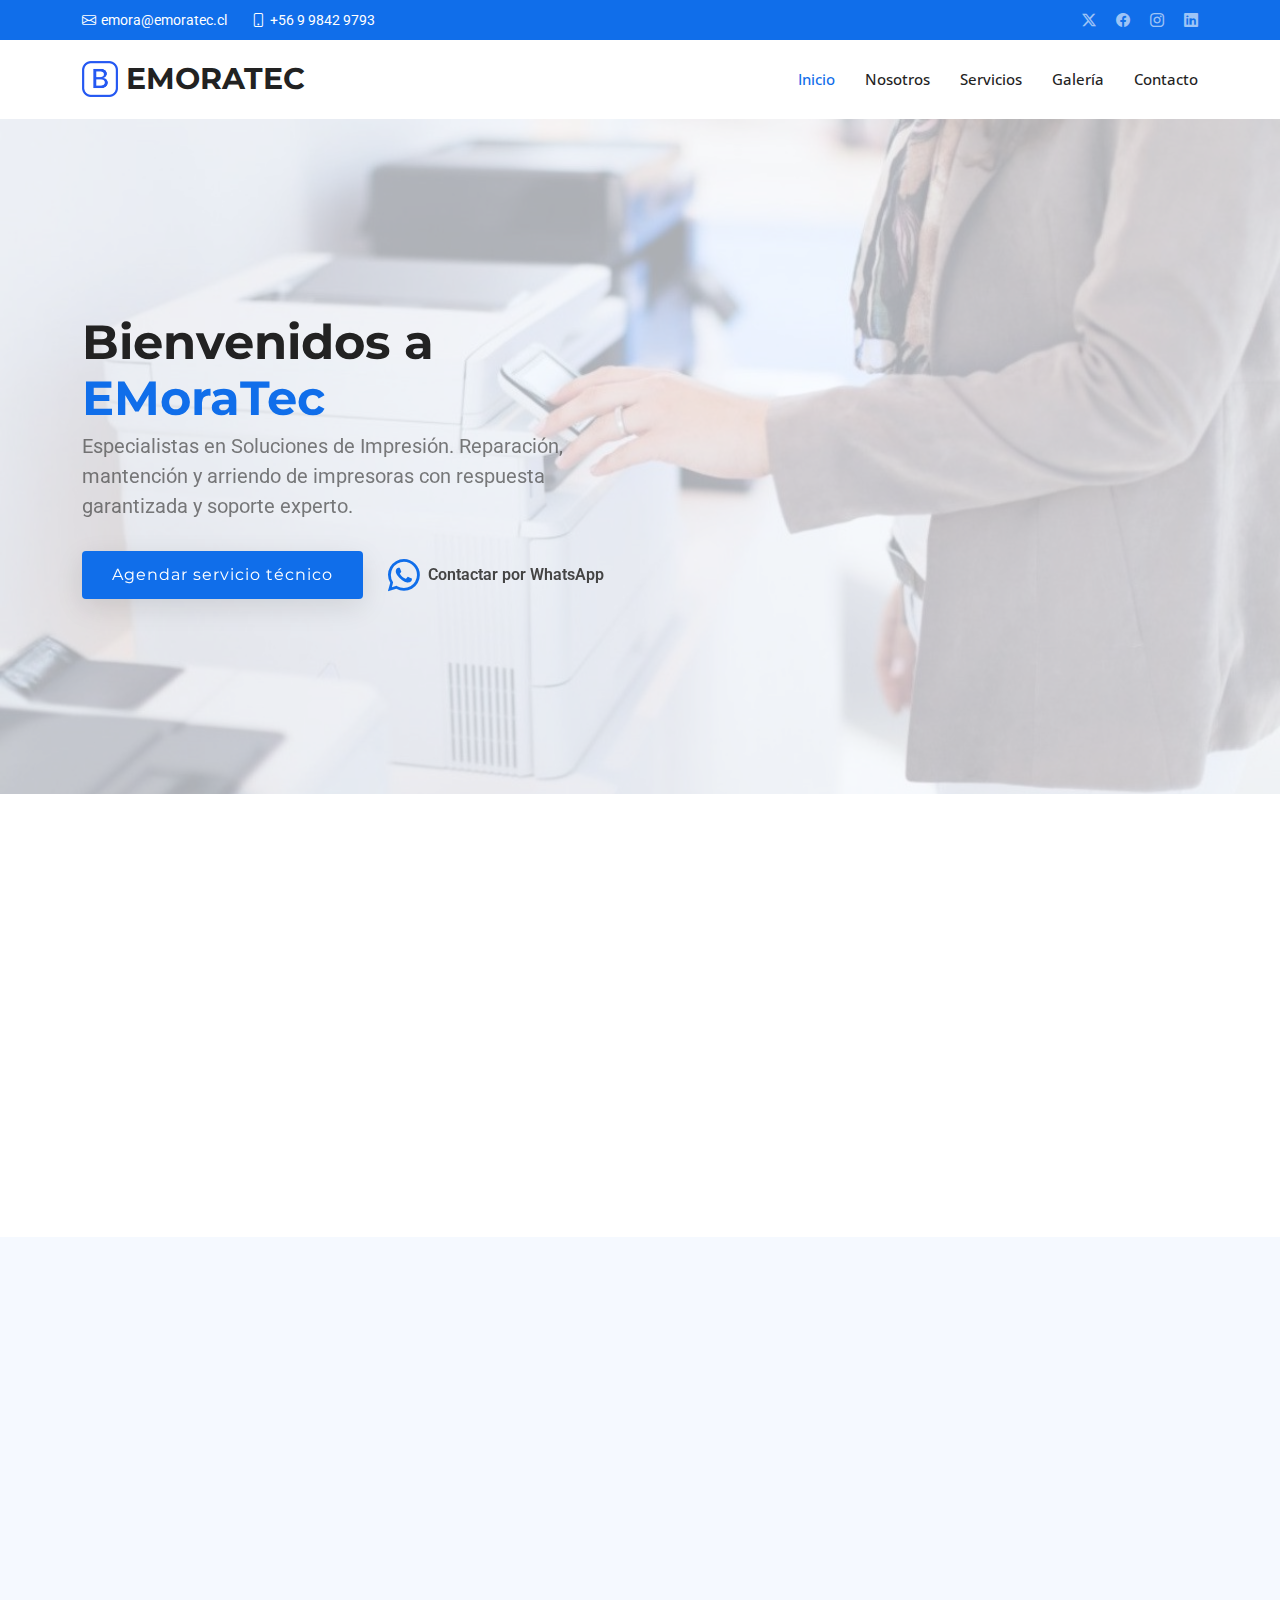
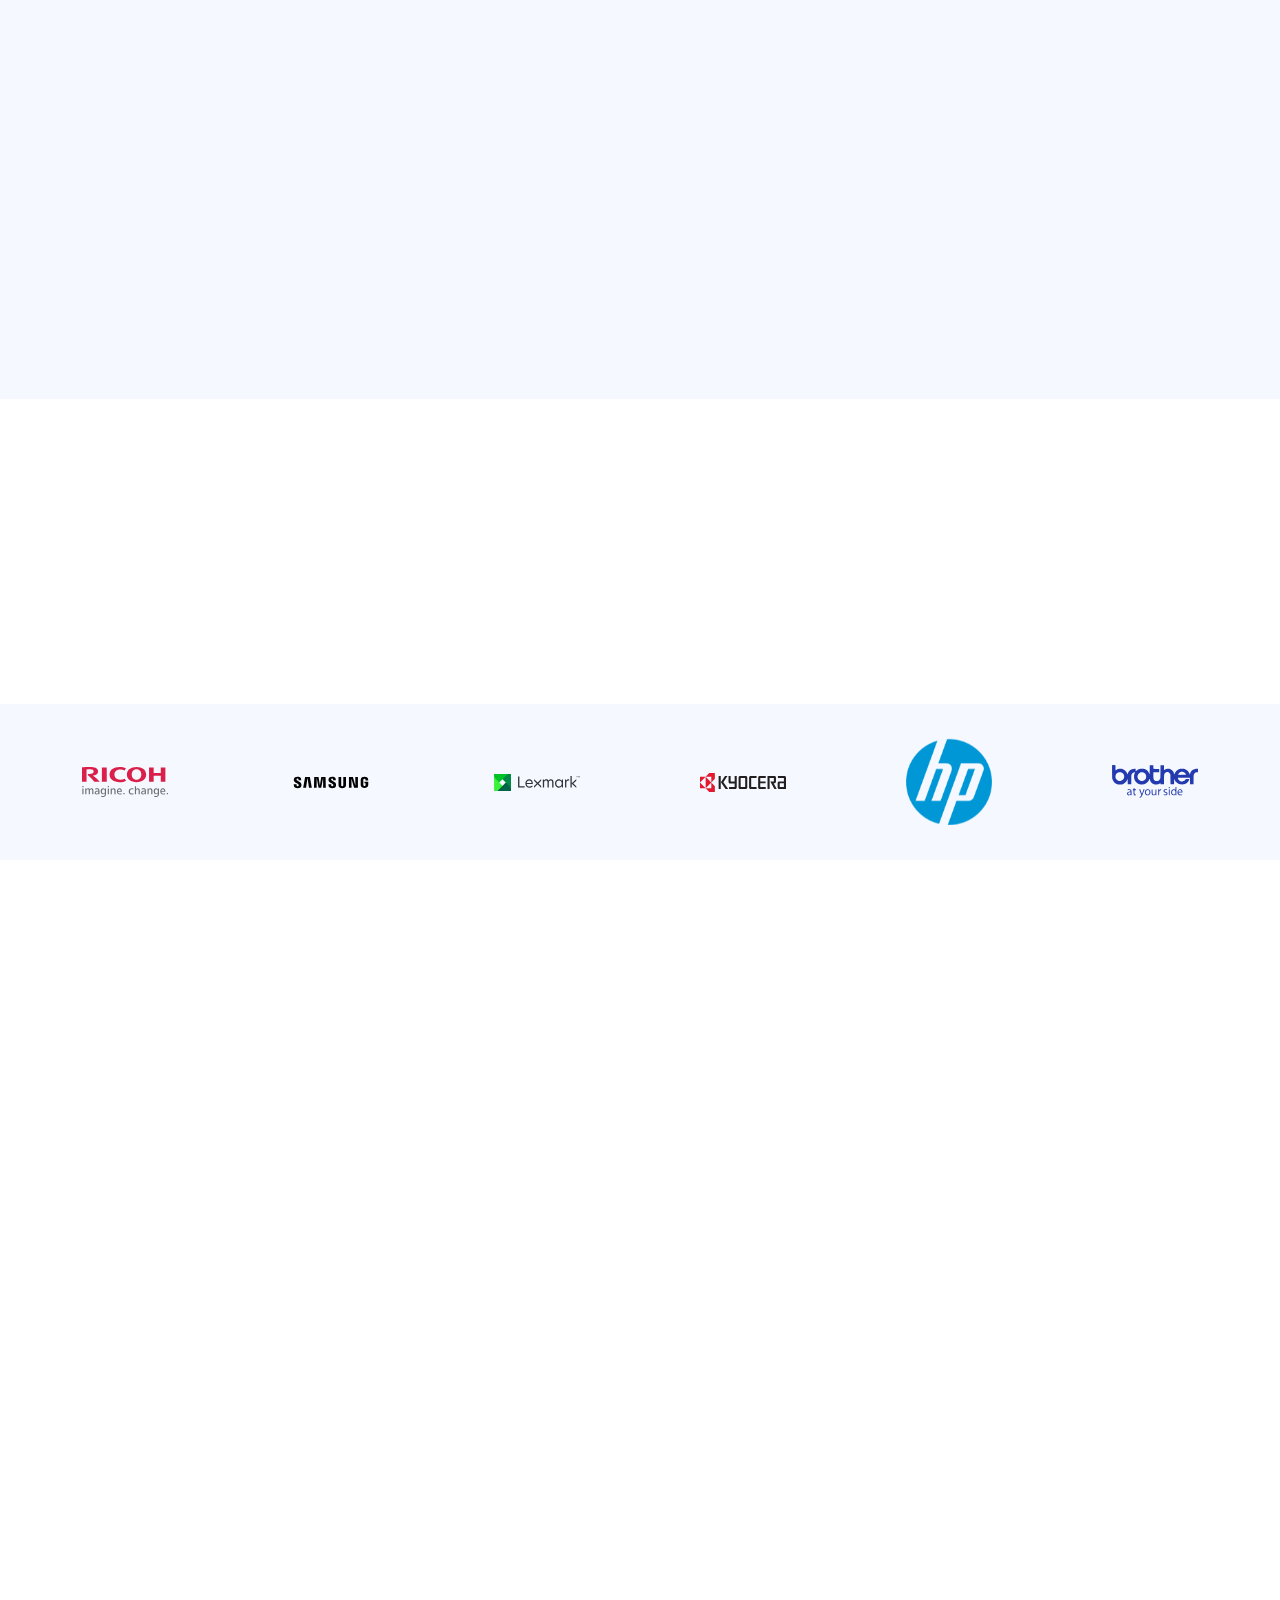
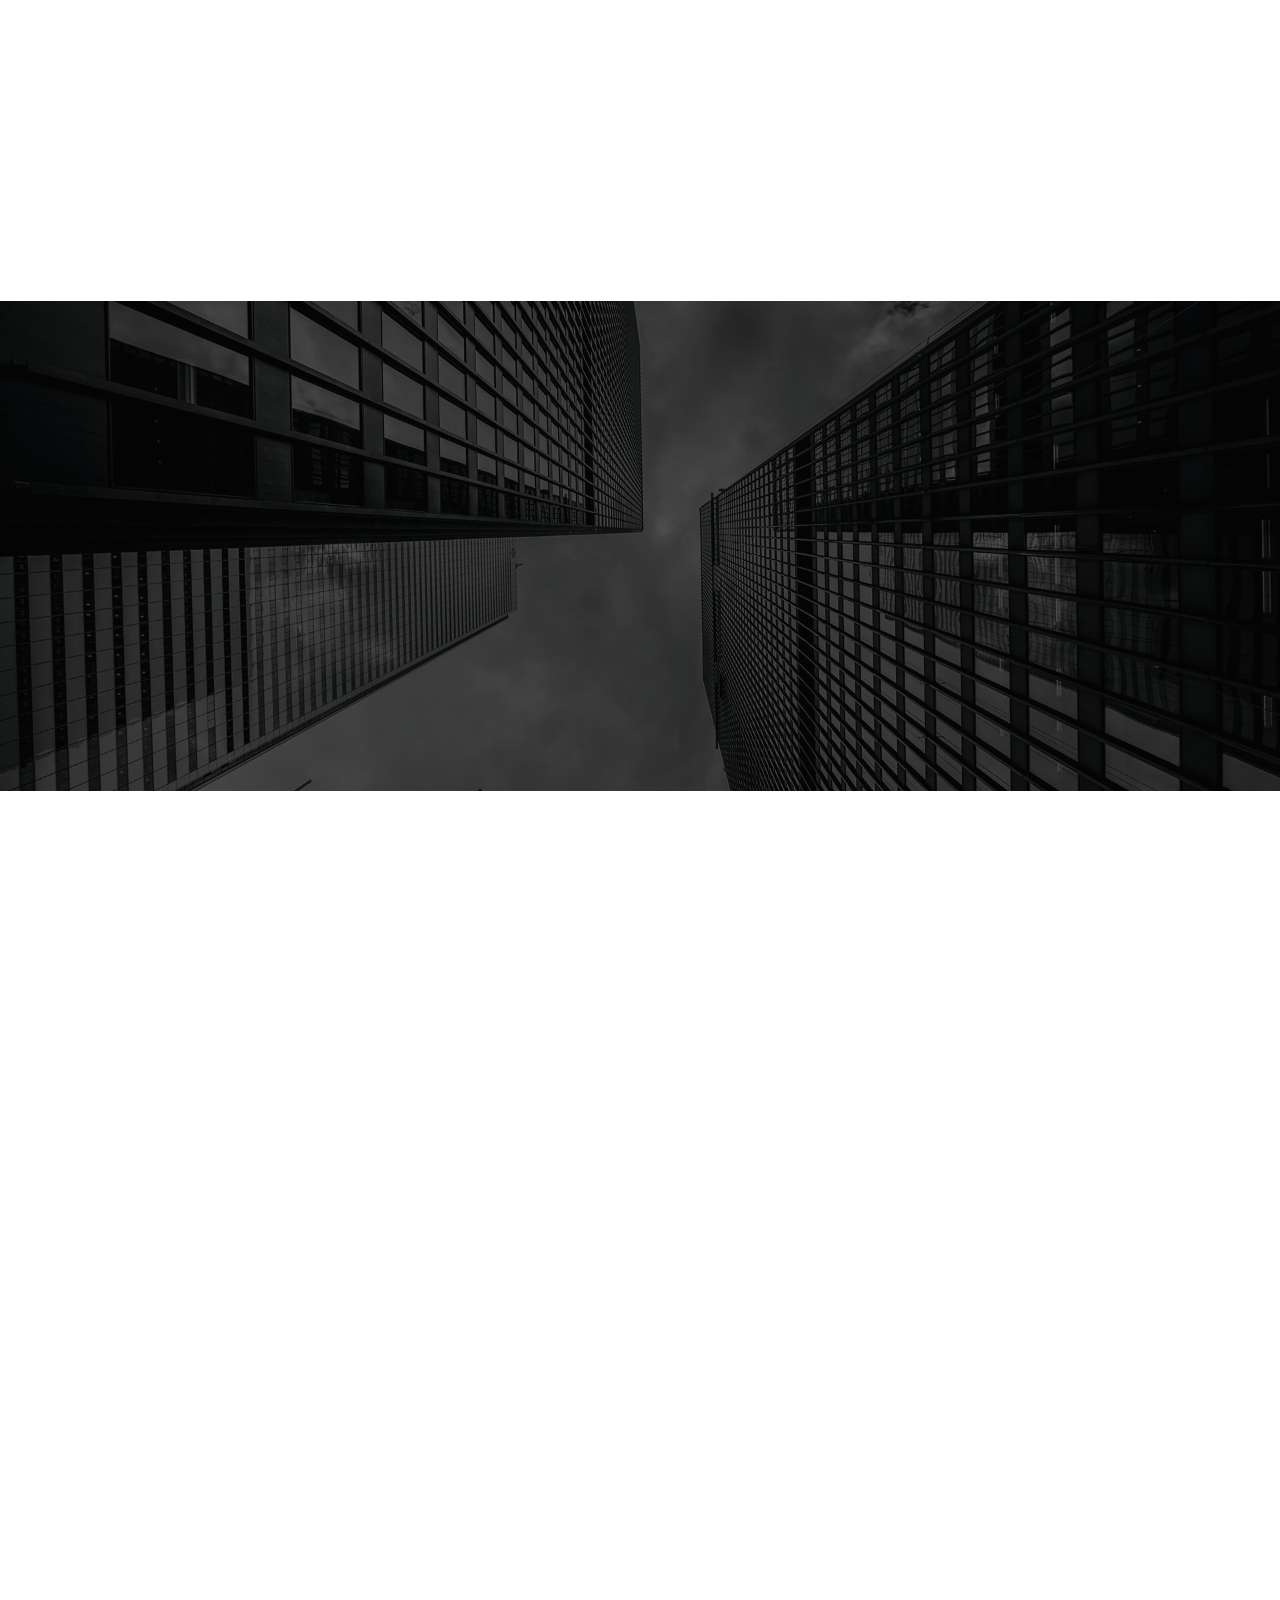
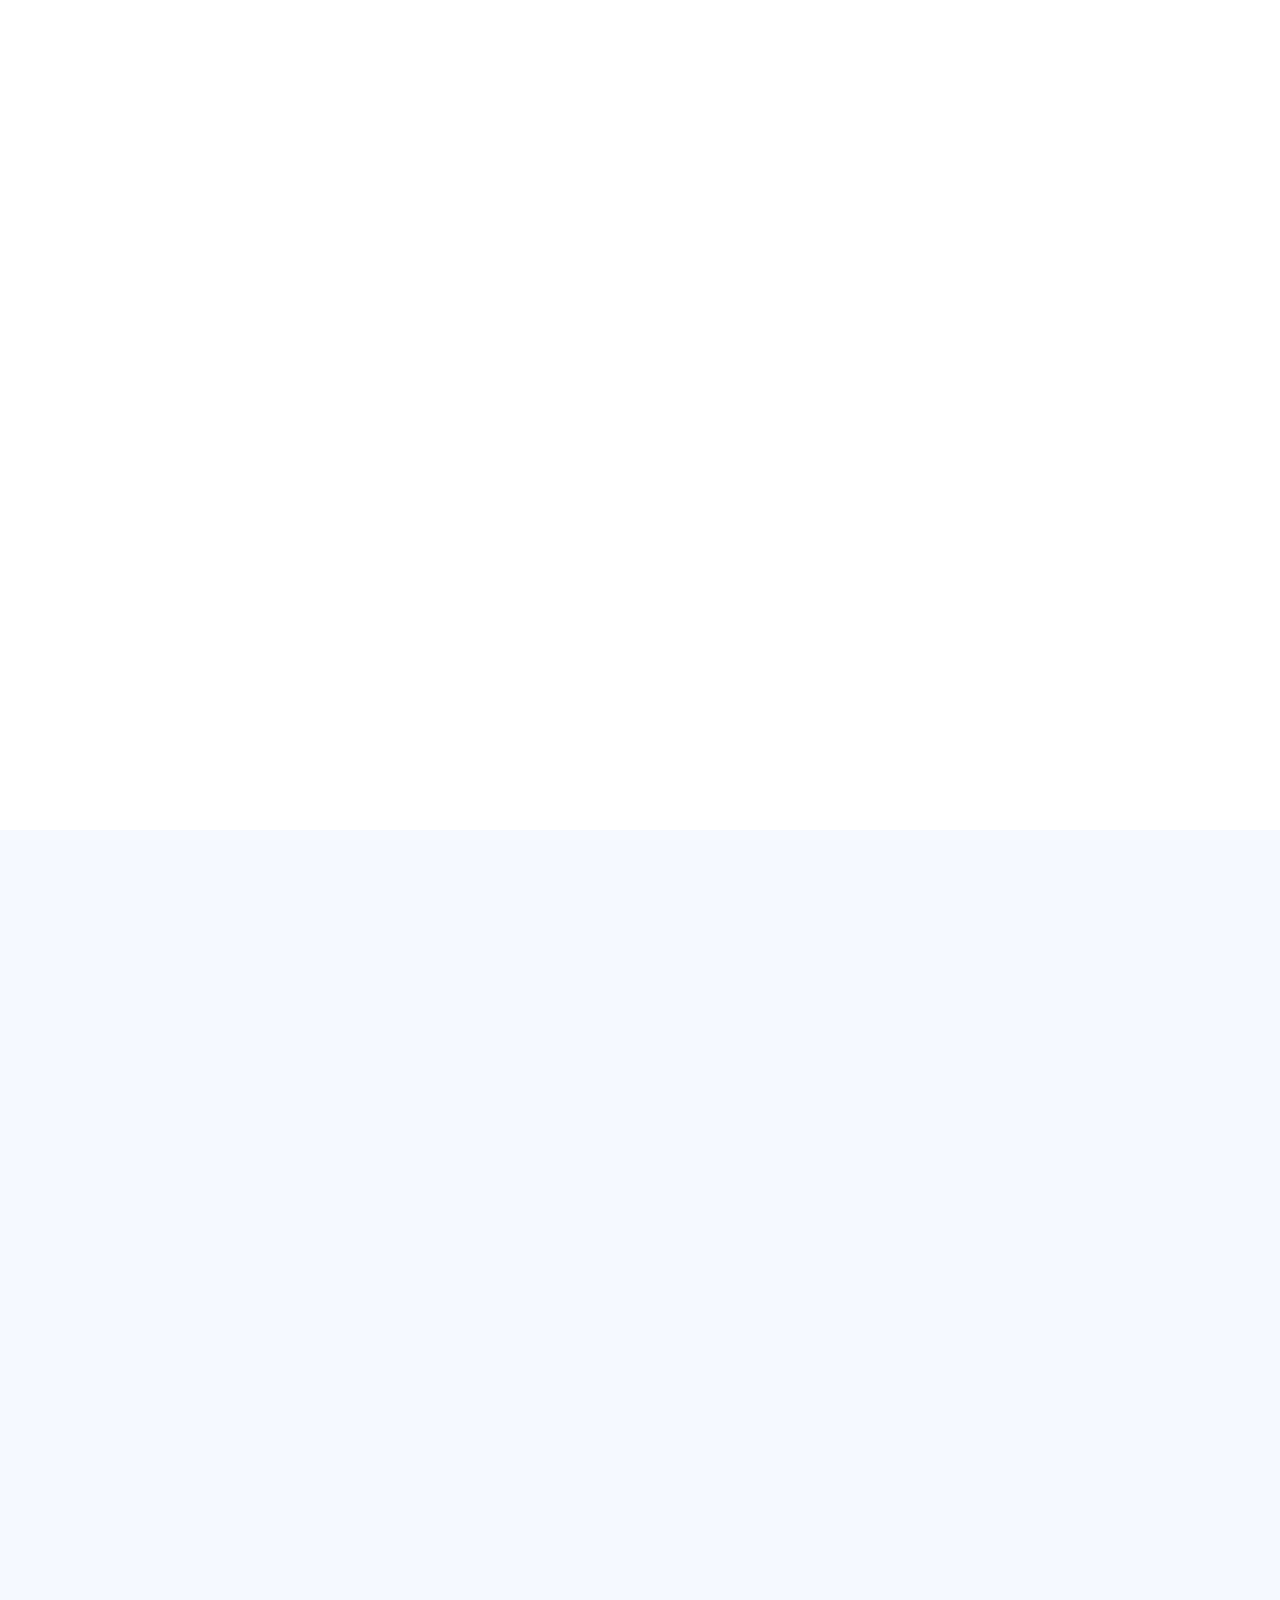
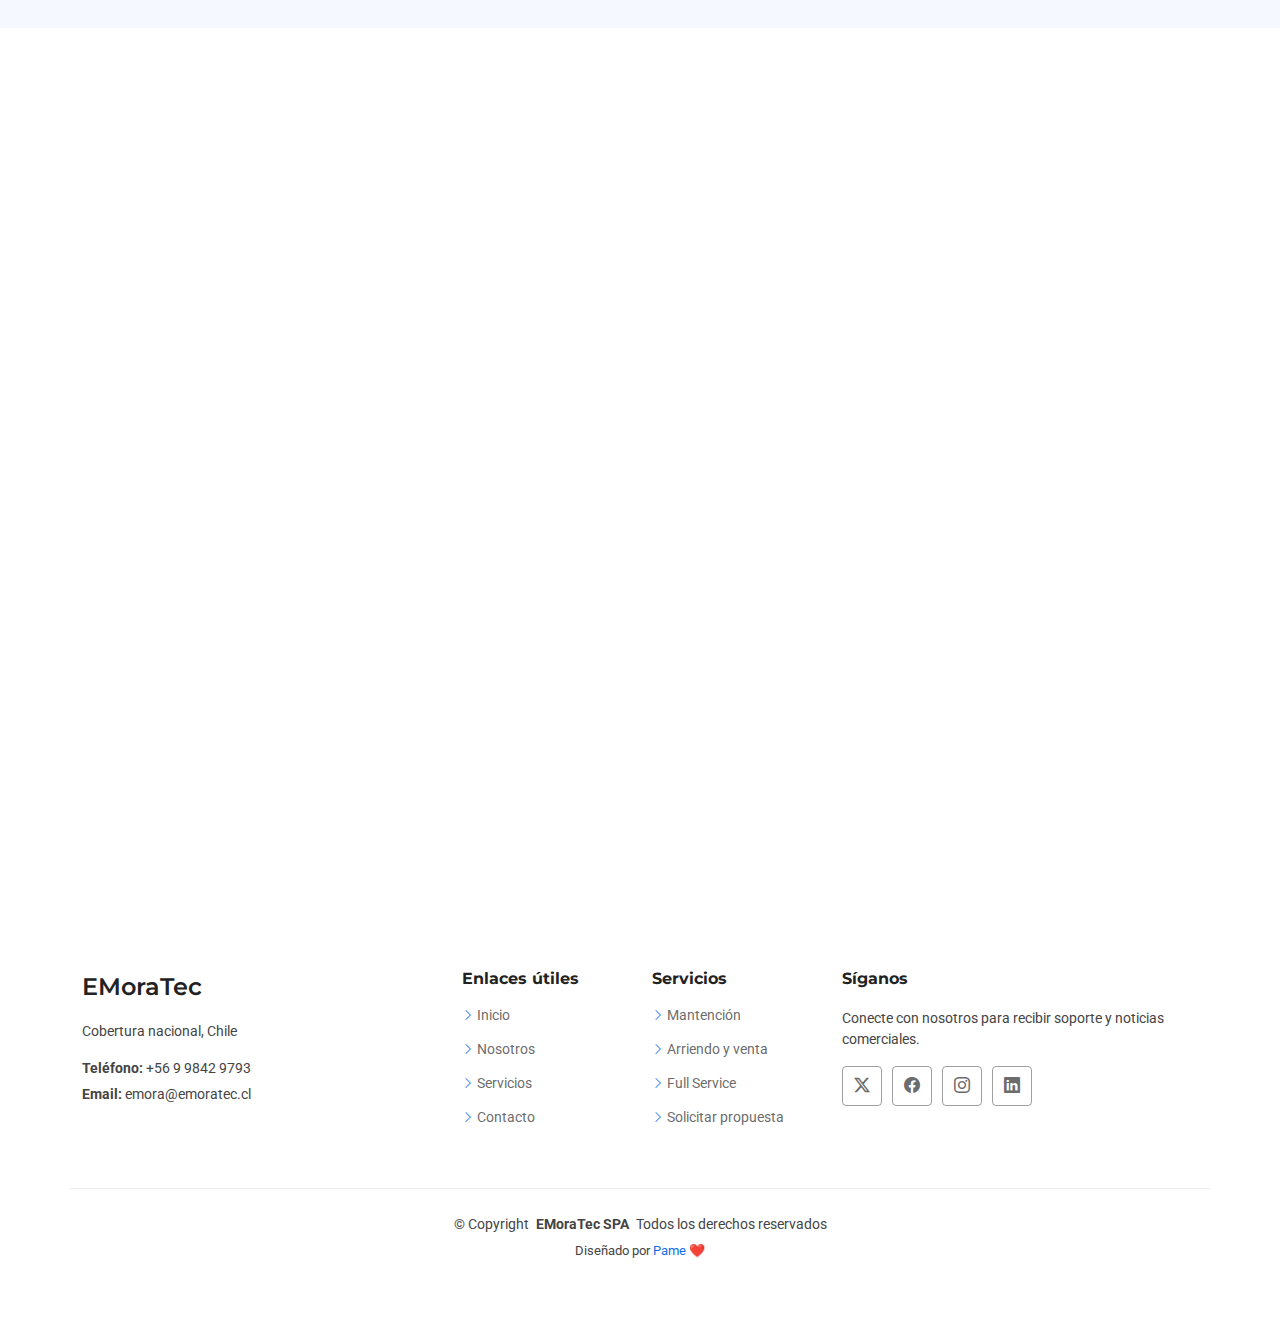
<file: index.html>
<!DOCTYPE html>
<html lang="es">
  <head>
    <meta charset="utf-8" />
    <meta name="viewport" content="width=device-width, initial-scale=1.0" />
    <title>
      Emoratec SPA - Soluciones técnicas y mantención de equipos
      multifuncionales
    </title>
    <meta
      name="description"
      content="Emoratec SPA: servicio técnico, mantención y arriendo de equipos multifuncionales (Ricoh, Kyocera, HP, Brother, Samsung, Lexmark). Cobertura nacional en Chile. Contratos Full Service y respuesta prioritaria."
    />
    <meta
      name="keywords"
      content="Emoratec, servicio técnico impresoras, mantención multifuncionales, arriendo multifuncionales, Ricoh Chile, soporte técnico impresoras, mantenimiento copiado, Emoratec SPA"
    />
    <meta name="author" content="Emoratec" />
    <link rel="canonical" href="https://emoratec.cl" />

    <!-- Favicons -->
    <link href="assets/img/favicon.png" rel="icon" />
    <link href="assets/img/apple-touch-icon.png" rel="apple-touch-icon" />

    <!-- Fonts -->
    <link href="https://fonts.googleapis.com" rel="preconnect" />
    <link href="https://fonts.gstatic.com" rel="preconnect" crossorigin />
    <link
      href="https://fonts.googleapis.com/css2?family=Roboto:ital,wght@0,100;0,300;0,400;0,500;0,700;0,900;1,100;1,300;1,400;1,500;1,700;1,900&family=Open+Sans:ital,wght@0,300;0,400;0,500;0,600;0,700;0,800;1,300;1,400;1,500;1,600;1,700;1,800&family=Montserrat:ital,wght@0,100;0,200;0,300;0,400;0,500;0,600;0,700;0,800;0,900;1,100;1,200;1,300;1,400;1,500;1,600;1,700;1,800;1,900&display=swap"
      rel="stylesheet"
    />

    <!-- Vendor CSS Files -->
    <link
      href="assets/vendor/bootstrap/css/bootstrap.min.css"
      rel="stylesheet"
    />
    <link
      href="assets/vendor/bootstrap-icons/bootstrap-icons.css"
      rel="stylesheet"
    />
    <link href="assets/vendor/aos/aos.css" rel="stylesheet" />
    <link
      href="assets/vendor/glightbox/css/glightbox.min.css"
      rel="stylesheet"
    />
    <link href="assets/vendor/swiper/swiper-bundle.min.css" rel="stylesheet" />

    <!-- Main CSS File -->
    <link href="assets/css/main.css" rel="stylesheet" />
  </head>

  <body class="index-page">
    <header id="header" class="header sticky-top">
      <div class="topbar d-flex align-items-center">
        <div
          class="container d-flex justify-content-center justify-content-md-between"
        >
          <div class="contact-info d-flex align-items-center">
            <i class="bi bi-envelope d-flex align-items-center"
              ><a href="mailto:contact@example.com">emora@emoratec.cl</a></i
            >
            <i class="bi bi-phone d-flex align-items-center ms-4"
              ><span>+56 9 9842 9793</span></i
            >
          </div>
          <div class="social-links d-none d-md-flex align-items-center">
            <a href="#" class="twitter" aria-label="Twitter Emoratec"
              ><i class="bi bi-twitter-x"></i
            ></a>
            <a href="#" class="facebook" aria-label="Facebook Emoratec"
              ><i class="bi bi-facebook"></i
            ></a>
            <a
              href="https://www.instagram.com/emoratec/"
              class="instagram"
              aria-label="Instagram Emoratec"
              ><i class="bi bi-instagram"></i
            ></a>
            <a href="#" class="linkedin" aria-label="LinkedIn Emoratec"
              ><i class="bi bi-linkedin"></i
            ></a>
          </div>
        </div>
      </div>
      <!-- End Top Bar -->

      <div class="branding d-flex align-items-cente">
        <div
          class="container position-relative d-flex align-items-center justify-content-between"
        >
          <a href="index.html" class="logo d-flex align-items-center">
            <!-- logo empresa-->
            <img src="assets/img/logo.png" alt="Logo Emoratec" />
            <h1 class="sitename">EMORATEC</h1>
          </a>

          <nav id="navmenu" class="navmenu">
            <ul>
              <li><a href="#inicio" class="active">Inicio</a></li>
              <li><a href="#nosotros">Nosotros</a></li>
              <li><a href="#servicios">Servicios</a></li>
              <li><a href="#galeria">Galería</a></li>
              <li><a href="#contacto">Contacto</a></li>
            </ul>
            <i class="mobile-nav-toggle d-xl-none bi bi-list"></i>
          </nav>
        </div>
      </div>
    </header>

    <main class="main">
      <!-- Hero Section -->
      <section id="inicio" class="hero section light-background">
        <div class="container">
          <div class="row gy-4">
            <div
              class="col-lg-6 order-2 order-lg-1 d-flex flex-column justify-content-center"
              data-aos="zoom-out"
            >
              <h1>Bienvenidos a <span>EMoraTec</span></h1>
              <p>
                Especialistas en Soluciones de Impresión. Reparación, mantención
                y arriendo de impresoras con respuesta garantizada y soporte
                experto.
              </p>
              <div class="d-flex">
                <a href="#contacto" class="btn-get-started"
                  >Agendar servicio técnico</a
                >
                <a
                  href="https://wa.me/56998429793?text=Hola%20Emoratec,%20necesito%20información%20sobre%20servicio%20técnico%20de%20impresoras."
                  class="btn-watch-video d-flex align-items-center"
                  aria-label="Contactar a Emoratec por WhatsApp"
                  target="_blank"
                  rel="noopener noreferrer"
                  ><i class="bi bi-whatsapp me-2" aria-hidden="true"></i
                  ><span>Contactar por WhatsApp</span></a
                >
              </div>
            </div>
          </div>
        </div>
      </section>
      <!-- /Hero Section -->

      <!-- Featured Services Section -->
      <section id="featured-services" class="featured-services section">
        <div class="container">
          <div class="row gy-4">
            <div
              class="col-xl-3 col-md-6 d-flex"
              data-aos="fade-up"
              data-aos-delay="100"
            >
              <div class="service-item position-relative">
                <div class="icon">
                  <i class="bi bi-wrench-adjustable icon"></i>
                </div>
                <h4>
                  <a href="#servicios" class="stretched-link"
                    >Mantención preventiva</a
                  >
                </h4>
                <p>
                  Planes programados para reducir fallos, prolongar la vida útil
                  y optimizar el rendimiento del equipo.
                </p>
              </div>
            </div>
            <!-- End Service Item -->

            <div
              class="col-xl-3 col-md-6 d-flex"
              data-aos="fade-up"
              data-aos-delay="200"
            >
              <div class="service-item position-relative">
                <div class="icon">
                  <i class="bi bi-tools icon"></i>
                </div>
                <h4>
                  <a href="#servicios" class="stretched-link"
                    >Mantención correctiva</a
                  >
                </h4>
                <p>
                  Diagnóstico y reparación en sitio o remoto, con repuestos
                  originales y soporte técnico certificado.
                </p>
              </div>
            </div>
            <!-- End Service Item -->

            <div
              class="col-xl-3 col-md-6 d-flex"
              data-aos="fade-up"
              data-aos-delay="300"
            >
              <div class="service-item position-relative">
                <div class="icon">
                  <i class="bi bi-printer icon"></i>
                </div>
                <h4>
                  <a href="#servicios" class="stretched-link"
                    >Arriendo y venta</a
                  >
                </h4>
                <p>
                  Arriendo operativo y venta de multifuncionales (blanco/negro y
                  color) con planes adaptados a volumen y presupuesto.
                </p>
              </div>
            </div>
            <!-- End Service Item -->

            <div
              class="col-xl-3 col-md-6 d-flex"
              data-aos="fade-up"
              data-aos-delay="400"
            >
              <div class="service-item position-relative">
                <div class="icon"><i class="bi bi-recycle icon"></i></div>
                <h4>
                  <a href="#servicios" class="stretched-link"
                    >Full Service e insumos</a
                  >
                </h4>
                <p>
                  Contratos Full Service que incluyen insumos, repuestos y mano
                  de obra para garantizar continuidad operacional.
                </p>
              </div>
            </div>
            <!-- End Service Item -->
          </div>
        </div>
      </section>
      <!-- /Featured Services Section -->

      <!-- About Section -->
      <section id="nosotros" class="about section light-background">
        <!-- Section Title -->
        <div class="container section-title" data-aos="fade-up">
          <h2>Quiénes somos</h2>
          <p>
            <span>Conozca</span>
            <span class="description-title">Emoratec</span>
          </p>
        </div>
        <!-- End Section Title -->

        <div class="container">
          <div class="row gy-3">
            <div class="col-lg-6" data-aos="fade-up" data-aos-delay="100">
              <img src="assets/img/tecnico.jpg" alt="" class="img-fluid" />
            </div>

            <div
              class="col-lg-6 d-flex flex-column justify-content-center"
              data-aos="fade-up"
              data-aos-delay="200"
            >
              <div class="about-content ps-0 ps-lg-3">
                <h3>Servicio profesional, eficiente y certificado.</h3>
                <p class="fst-italic">
                  Emoratec entrega soluciones técnicas integrales para equipos
                  multifuncionales, enfocadas en garantizar la continuidad
                  operativa de empresas, colegios y oficinas en todo Chile.
                  Equipo certificado, respuesta prioritaria y contratos
                  flexibles.
                </p>
                <ul>
                  <li>
                    <i class="bi-lightning-charge"></i>
                    <div>
                      <h4>Atención prioritaria</h4>
                      <p>
                        Respuesta rápida para minimizar tiempos de inactividad y
                        recuperar la operación normal.
                      </p>
                    </div>
                  </li>
                  <li>
                    <i class="bi bi-fullscreen-exit"></i>
                    <div>
                      <h4>Servicio a medidas y contratos flexibles</h4>
                      <p>
                        Modalidades puntuales, mensuales, anuales y Full Service
                        según necesidad del cliente.
                      </p>
                    </div>
                  </li>
                </ul>
                <p>
                  Experiencia con marcas líderes (Ricoh, Kyocera, HP, Brother,
                  Samsung y Lexmark), suministro de repuestos e insumos, e
                  integración en red para entornos empresariales.
                </p>
              </div>
            </div>
          </div>
        </div>
      </section>
      <!-- /About Section -->

      <!-- Stats Section -->
      <section id="stats" class="stats section">
        <div class="container" data-aos="fade-up" data-aos-delay="100">
          <div class="row gy-4">
            <div
              class="col-lg-3 col-md-6 d-flex flex-column align-items-center"
            >
              <i class="bi bi-emoji-smile"></i>
              <div class="stats-item">
                <span
                  data-purecounter-start="0"
                  data-purecounter-end="232"
                  data-purecounter-duration="1"
                  class="purecounter"
                ></span>
                <p>Clientes satisfechos</p>
              </div>
            </div>
            <!-- End Stats Item -->

            <div
              class="col-lg-3 col-md-6 d-flex flex-column align-items-center"
            >
              <i class="bi bi-journal-richtext"></i>
              <div class="stats-item">
                <span
                  data-purecounter-start="0"
                  data-purecounter-end="521"
                  data-purecounter-duration="1"
                  class="purecounter"
                ></span>
                <p>Proyectos atendidos</p>
              </div>
            </div>
            <!-- End Stats Item -->

            <div
              class="col-lg-3 col-md-6 d-flex flex-column align-items-center"
            >
              <i class="bi bi-headset"></i>
              <div class="stats-item">
                <span
                  data-purecounter-start="0"
                  data-purecounter-end="1463"
                  data-purecounter-duration="1"
                  class="purecounter"
                ></span>
                <p>Horas de soporte</p>
              </div>
            </div>
            <!-- End Stats Item -->

            <div
              class="col-lg-3 col-md-6 d-flex flex-column align-items-center"
            >
              <i class="bi bi-people"></i>
              <div class="stats-item">
                <span
                  data-purecounter-start="0"
                  data-purecounter-end="15"
                  data-purecounter-duration="1"
                  class="purecounter"
                ></span>
                <p>Especialistas técnicos</p>
              </div>
            </div>
            <!-- End Stats Item -->
          </div>
        </div>
      </section>
      <!-- /Stats Section -->

      <!-- Clients Section -->
      <section id="clients" class="clients section light-background">
        <div class="container">
          <div class="swiper init-swiper">
            <script type="application/json" class="swiper-config">
              {
                "loop": true,
                "speed": 600,
                "autoplay": {
                  "delay": 5000
                },
                "slidesPerView": "auto",
                "pagination": {
                  "el": ".swiper-pagination",
                  "type": "bullets",
                  "clickable": true
                },
                "breakpoints": {
                  "320": {
                    "slidesPerView": 2,
                    "spaceBetween": 40
                  },
                  "480": {
                    "slidesPerView": 3,
                    "spaceBetween": 60
                  },
                  "640": {
                    "slidesPerView": 4,
                    "spaceBetween": 80
                  },
                  "992": {
                    "slidesPerView": 6,
                    "spaceBetween": 120
                  }
                }
              }
            </script>
            <div class="swiper-wrapper align-items-center">
              <div class="swiper-slide">
                <img
                  src="assets/img/clients/ricoh.svg"
                  class="img-fluid"
                  alt=""
                />
              </div>
              <div class="swiper-slide">
                <img
                  src="assets/img/clients/samsung.svg"
                  class="img-fluid"
                  alt=""
                />
              </div>
              <div class="swiper-slide">
                <img
                  src="assets/img/clients/lexmark.svg"
                  class="img-fluid"
                  alt=""
                />
              </div>
              <div class="swiper-slide">
                <img
                  src="assets/img/clients/kyocera.svg"
                  class="img-fluid"
                  alt=""
                />
              </div>
              <div class="swiper-slide">
                <img
                  src="assets/img/clients/hp1.png"
                  class="img-fluid"
                  alt=""
                />
              </div>
              <div class="swiper-slide">
                <img
                  src="assets/img/clients/brother.svg"
                  class="img-fluid"
                  alt=""
                />
              </div>
              <div class="swiper-slide">
                <img
                  src="assets/img/clients/riso.png"
                  class="img-fluid"
                  alt=""
                />
              </div>
            </div>
          </div>
        </div>
      </section>
      <!-- /Clients Section -->

      <!-- Services Section -->
      <section id="servicios" class="services section">
        <!-- Section Title -->
        <div class="container section-title" data-aos="fade-up">
          <h2>Servicios</h2>
          <p>
            <span>Conozca nuestros</span>
            <span class="description-title">Servicios</span>
          </p>
        </div>
        <!-- End Section Title -->

        <div class="container">
          <div class="row gy-4">
            <div
              class="col-lg-4 col-md-6"
              data-aos="fade-up"
              data-aos-delay="100"
            >
              <div class="service-item position-relative">
                <div class="icon">
                  <i class="bi bi-wrench-adjustable"></i>
                </div>
                <a
                  href="servicio_mantencion_preventiva.html"
                  class="stretched-link"
                >
                  <h3>Mantención preventiva</h3>
                </a>
                <p>
                  Planes periódicos de revisión y mantenimiento para prevenir
                  fallas y optimizar rendimiento.
                </p>
              </div>
            </div>
            <!-- End Service Item -->

            <div
              class="col-lg-4 col-md-6"
              data-aos="fade-up"
              data-aos-delay="200"
            >
              <div class="service-item position-relative">
                <div class="icon">
                  <i class="bi bi-tools"></i>
                </div>
                <a
                  href="servicio_mantencion_correctiva.html"
                  class="stretched-link"
                >
                  <h3>Mantención correctiva</h3>
                </a>
                <p>
                  Reparaciones en sitio o remoto, con repuestos originales y
                  garantía técnica.
                </p>
              </div>
            </div>
            <!-- End Service Item -->

            <div
              class="col-lg-4 col-md-6"
              data-aos="fade-up"
              data-aos-delay="300"
            >
              <div class="service-item position-relative">
                <div class="icon">
                  <i class="bi bi-printer"></i>
                </div>
                <a href="servicio_arriendo_y_venta.html" class="stretched-link">
                  <h3>Arriendo y venta de equipos</h3>
                </a>
                <p>
                  Soluciones de arriendo operativo y venta con asesoría para
                  seleccionar el equipo ideal según volumen de trabajo.
                </p>
              </div>
            </div>
            <!-- End Service Item -->

            <div
              class="col-lg-4 col-md-6"
              data-aos="fade-up"
              data-aos-delay="400"
            >
              <div class="service-item position-relative">
                <div class="icon">
                  <i class="bi bi-router"></i>
                </div>
                <a
                  href="servicio_instalacion_y_configuracion.html"
                  class="stretched-link"
                >
                  <h3>Instalación y configuración</h3>
                </a>
                <p>
                  Implementación en red, configuración de escaneo y perfiles de
                  usuario para optimizar flujos documentales.
                </p>
              </div>
            </div>
            <!-- End Service Item -->

            <div
              class="col-lg-4 col-md-6"
              data-aos="fade-up"
              data-aos-delay="500"
            >
              <div class="service-item position-relative">
                <div class="icon">
                  <i class="bi bi bi-recycle"></i>
                </div>
                <a href="servicio_suministros.html" class="stretched-link">
                  <h3>Suministro de insumos y repuestos</h3>
                </a>
                <p>
                  Consumibles y repuestos originales o compatibles de alta
                  calidad para minimizar interrupciones.
                </p>
              </div>
            </div>
            <!-- End Service Item -->

            <div
              class="col-lg-4 col-md-6"
              data-aos="fade-up"
              data-aos-delay="600"
            >
              <div class="service-item position-relative">
                <div class="icon">
                  <i class="bi bi-shield-check"></i>
                </div>
                <a
                  href="servicio-contratos_full_service.html"
                  class="stretched-link"
                >
                  <h3>Contratos Full Service</h3>
                </a>
                <p>
                  Cobertura integral que incluye repuestos, insumos y mano de
                  obra según la modalidad contratada.
                </p>
              </div>
            </div>
            <!-- End Service Item -->
          </div>
        </div>
      </section>
      <!-- /Services Section -->

      <!-- Testimonials Section -->
      <section id="testimonials" class="testimonials section dark-background">
        <img
          src="assets/img/testimonials-bg.jpg"
          class="testimonials-bg"
          alt=""
        />

        <div class="container" data-aos="fade-up" data-aos-delay="100">
          <div class="swiper init-swiper">
            <script type="application/json" class="swiper-config">
              {
                "loop": true,
                "speed": 600,
                "autoplay": {
                  "delay": 5000
                },
                "slidesPerView": "auto",
                "pagination": {
                  "el": ".swiper-pagination",
                  "type": "bullets",
                  "clickable": true
                }
              }
            </script>
            <div class="swiper-wrapper">
              <div class="swiper-slide">
                <div class="testimonial-item">
                  <img
                    src="assets/img/testimonials/P1.jpg"
                    class="testimonial-img"
                    alt=""
                  />
                  <h3>Cristián Leiva</h3>
                  <h4>Institución educativa</h4>
                  <div class="stars">
                    <i class="bi bi-star-fill"></i
                    ><i class="bi bi-star-fill"></i
                    ><i class="bi bi-star-fill"></i
                    ><i class="bi bi-star-fill"></i
                    ><i class="bi bi-star-fill"></i>
                  </div>
                  <p>
                    <i class="bi bi-quote quote-icon-left"></i>
                    <span
                      >Servicio rápido y técnico; redujeron nuestras
                      interrupciones administrativas.</span
                    >
                    <i class="bi bi-quote quote-icon-right"></i>
                  </p>
                </div>
              </div>
              <!-- End testimonial item -->

              <div class="swiper-slide">
                <div class="testimonial-item">
                  <img
                    src="assets/img/testimonials/P2.png"
                    class="testimonial-img"
                    alt=""
                  />
                  <h3>Alejandra Leiva</h3>
                  <h4>Gerente de Operaciones</h4>
                  <div class="stars">
                    <i class="bi bi-star-fill"></i
                    ><i class="bi bi-star-fill"></i
                    ><i class="bi bi-star-fill"></i
                    ><i class="bi bi-star-fill"></i
                    ><i class="bi bi-star-fill"></i>
                  </div>
                  <p>
                    <i class="bi bi-quote quote-icon-left"></i>
                    <span
                      >Llevamos más de dos años trabajando con Emoratec y el
                      servicio ha sido impecable. Siempre llegan a tiempo, los
                      técnicos explican todo con claridad y las impresoras se
                      mantienen funcionando sin interrupciones.</span
                    >
                    <i class="bi bi-quote quote-icon-right"></i>
                  </p>
                </div>
              </div>
              <!-- End testimonial item -->

              <div class="swiper-slide">
                <div class="testimonial-item">
                  <img
                    src="assets/img/testimonials/P3.jpg"
                    class="testimonial-img"
                    alt=""
                  />
                  <h3>Patricia Muñoz</h3>
                  <h4>Jefa de Recursos Humanos</h4>
                  <div class="stars">
                    <i class="bi bi-star-fill"></i
                    ><i class="bi bi-star-fill"></i
                    ><i class="bi bi-star-fill"></i
                    ><i class="bi bi-star-fill"></i
                    ><i class="bi bi-star-fill"></i>
                  </div>
                  <p>
                    <i class="bi bi-quote quote-icon-left"></i>
                    <span
                      >La atención fue excelente. Coordinamos mantenimiento
                      preventivo para ocho equipos Ricoh y el trabajo se ejecutó
                      de forma limpia, profesional y dentro del plazo. Lo mejor
                      es la disposición del personal técnico, siempre atentos y
                      responsables.</span
                    >
                    <i class="bi bi-quote quote-icon-right"></i>
                  </p>
                </div>
              </div>
              <!-- End testimonial item -->

              <div class="swiper-slide">
                <div class="testimonial-item">
                  <img
                    src="assets/img/testimonials/P4.jpg"
                    class="testimonial-img"
                    alt=""
                  />
                  <h3>Rodrigo Pino</h3>
                  <h4>Administrador</h4>
                  <div class="stars">
                    <i class="bi bi-star-fill"></i
                    ><i class="bi bi-star-fill"></i
                    ><i class="bi bi-star-fill"></i
                    ><i class="bi bi-star-fill"></i
                    ><i class="bi bi-star-fill"></i>
                  </div>
                  <p>
                    <i class="bi bi-quote quote-icon-left"></i>
                    <span
                      >Emoratec configuró nuestros equipos multifuncionales en
                      red. La integración con los servidores funcionó a la
                      primera. Muy buena comunicación y soporte remoto
                      eficiente.</span
                    >
                    <i class="bi bi-quote quote-icon-right"></i>
                  </p>
                </div>
              </div>
              <!-- End testimonial item -->

              <div class="swiper-slide">
                <div class="testimonial-item">
                  <img
                    src="assets/img/testimonials/P5.jpg"
                    class="testimonial-img"
                    alt=""
                  />
                  <h3>Carlos Guzmán</h3>
                  <h4>Coordinadora de Compras</h4>
                  <div class="stars">
                    <i class="bi bi-star-fill"></i
                    ><i class="bi bi-star-fill"></i
                    ><i class="bi bi-star-fill"></i
                    ><i class="bi bi-star-fill"></i
                    ><i class="bi bi-star-fill"></i>
                  </div>
                  <p>
                    <i class="bi bi-quote quote-icon-left"></i>
                    <span
                      >Contraté el servicio de arriendo con mantenimiento
                      incluido y ha sido una gran decisión. Cada vez que
                      necesito asistencia, responden rápido. 100%
                      recomendados.</span
                    >
                    <i class="bi bi-quote quote-icon-right"></i>
                  </p>
                </div>
              </div>
              <!-- End testimonial item -->
            </div>
            <div class="swiper-pagination"></div>
          </div>
        </div>
      </section>
      <!-- /Testimonials Section -->

      <!-- Portfolio Section -->
      <section id="galeria" class="portfolio section">
        <!-- Section Title -->
        <div class="container section-title" data-aos="fade-up">
          <h2>Galería</h2>
          <p>
            <span>Productos </span>
            <span class="description-title">Destacados</span>
          </p>
        </div>
        <!-- End Section Title -->

        <div class="container">
          <div
            class="isotope-layout"
            data-default-filter="*"
            data-layout="masonry"
            data-sort="original-order"
          >
            <ul
              class="portfolio-filters isotope-filters"
              data-aos="fade-up"
              data-aos-delay="100"
            >
              <li data-filter="*" class="filter-active">Todo</li>
              <li data-filter=".filter-app">Equipos</li>
              <li data-filter=".filter-product">Tóner</li>
              <li data-filter=".filter-branding">Repuestos</li>
            </ul>
            <!-- End Portfolio Filters -->

            <div
              class="row gy-4 isotope-container"
              data-aos="fade-up"
              data-aos-delay="200"
            >
              <div
                class="col-lg-4 col-md-6 portfolio-item isotope-item filter-app"
              >
                <img
                  src="assets/img/masonry-portfolio/1-Ricoh-IM-550.jpg"
                  class="img-fluid"
                  alt="Multifuncional Ricoh IM 550 A4 blanco y negro"
                />
                <div class="portfolio-info">
                  <h4>Ricoh IM 550</h4>
                  <p>
                    Equipo multifuncional blanco y negro, para impresión en
                    tamaños Carta y Oficio, ideal para oficinas pequeñas y
                    medianas con alta demanda de trabajo.
                  </p>
                  <a
                    href="assets/img/masonry-portfolio/1-Ricoh-IM-550.jpg"
                    title="Ricoh IM 550"
                    data-gallery="portfolio-gallery-app"
                    class="glightbox preview-link"
                    ><i class="bi bi-zoom-in"></i
                  ></a>
                </div>
              </div>
              <!-- End Portfolio Item -->

              <div
                class="col-lg-4 col-md-6 portfolio-item isotope-item filter-product"
              >
                <img
                  src="assets/img/masonry-portfolio/1-Toner-Kyocera-TK-3432.webp"
                  class="img-fluid"
                  alt="Tóner Kyocera TK-3432 para equipos ECOSYS"
                />
                <div class="portfolio-info">
                  <h4>Tóner Kyocera TK-3432</h4>
                  <p>
                    Tóner original Kyocera TK-3432 para impresoras ECOSYS,
                    diseñado para obtener alto rendimiento y negro profundo.
                  </p>
                  <a
                    href="assets/img/masonry-portfolio/1-Toner-Kyocera-TK-3432.webp"
                    title="Tóner Kyocera TK-3432"
                    data-gallery="portfolio-gallery-product"
                    class="glightbox preview-link"
                    ><i class="bi bi-zoom-in"></i
                  ></a>
                </div>
              </div>
              <!-- End Portfolio Item -->

              <div
                class="col-lg-4 col-md-6 portfolio-item isotope-item filter-branding"
              >
                <img
                  src="assets/img/masonry-portfolio/1-Drum-Brother-DR-3609.webp"
                  class="img-fluid"
                  alt="Unidad de tambor Brother DR-3609"
                />
                <div class="portfolio-info">
                  <h4>Drum Brother DR-3609</h4>
                  <p>
                    Unidad de tambor Brother DR-3609 para renovar la calidad de
                    impresión y reducir manchas o líneas en el papel.
                  </p>
                  <a
                    href="assets/img/masonry-portfolio/1-Drum-Brother-DR-3609.webp"
                    title="Drum Brother DR-3609"
                    data-gallery="portfolio-gallery-branding"
                    class="glightbox preview-link"
                    ><i class="bi bi-zoom-in"></i
                  ></a>
                </div>
              </div>
              <!-- End Portfolio Item -->

              <div
                class="col-lg-4 col-md-6 portfolio-item isotope-item filter-app"
              >
                <img
                  src="assets/img/masonry-portfolio/2-ricoh_MP_5055SP.png"
                  class="img-fluid"
                  alt="Ricoh IM 5055"
                />
                <div class="portfolio-info">
                  <h4>Ricoh MP 5055</h4>
                  <p>
                    Multifuncional blanco y negro para Carta y Oficio, diseñado
                    para optimizar tiempos, reducir costos y mejorar la
                    productividad en oficinas modernas.
                  </p>
                  <a
                    href="assets/img/masonry-portfolio/2-ricoh_MP_5055SP.png"
                    title="Ricoh IM 5055"
                    data-gallery="portfolio-gallery-app"
                    class="glightbox preview-link"
                    ><i class="bi bi-zoom-in"></i
                  ></a>
                </div>
              </div>
              <!-- End Portfolio Item -->

              <div
                class="col-lg-4 col-md-6 portfolio-item isotope-item filter-product"
              >
                <img
                  src="assets/img/masonry-portfolio/2-Toner-Brother-TN-217-CMYK.webp"
                  class="img-fluid"
                  alt="Tóner Brother TN-217 CMYK"
                />
                <div class="portfolio-info">
                  <h4>Tóner Brother TN-217 CMYK</h4>
                  <p>
                    Pack de tóner Brother TN-217 en colores CMYK, ideal para
                    impresoras láser a color que requieren alta fidelidad en
                    gráficos y documentos.
                  </p>
                  <a
                    href="assets/img/masonry-portfolio/2-Toner-Brother-TN-217-CMYK.webp"
                    title="Tóner Brother TN-217 CMYK"
                    data-gallery="portfolio-gallery-product"
                    class="glightbox preview-link"
                    ><i class="bi bi-zoom-in"></i
                  ></a>
                </div>
              </div>
              <!-- End Portfolio Item -->

              <div
                class="col-lg-4 col-md-6 portfolio-item isotope-item filter-branding"
              >
                <img
                  src="assets/img/masonry-portfolio/2-Fuser-Kit-FK-1150.jpg"
                  class="img-fluid"
                  alt="Kit de fusor Kyocera FK-1150"
                />
                <div class="portfolio-info">
                  <h4>Fuser Kit FK-1150</h4>
                  <p>
                    Kit de fusor Kyocera FK-1150 para mantenimiento preventivo y
                    correctivo, pensado para prolongar la vida útil del equipo.
                  </p>
                  <a
                    href="assets/img/masonry-portfolio/2-Fuser-Kit-FK-1150.jpg"
                    title="Fuser Kit FK-1150"
                    data-gallery="portfolio-gallery-branding"
                    class="glightbox preview-link"
                    ><i class="bi bi-zoom-in"></i
                  ></a>
                </div>
              </div>
              <!-- End Portfolio Item -->

              <div
                class="col-lg-4 col-md-6 portfolio-item isotope-item filter-app"
              >
                <img
                  src="assets/img/masonry-portfolio/3-Riso-SF-5130.jpg"
                  class="img-fluid"
                  alt="Duplicadora RISO SF 5130 de alta velocidad"
                />
                <div class="portfolio-info">
                  <h4>RISO SF 5130</h4>
                  <p>
                    Duplicadora de alta velocidad, diseñada para producción
                    continua en tirajes grandes con bajo costo por copia.
                  </p>
                  <a
                    href="assets/img/masonry-portfolio/3-Riso-SF-5130.jpg"
                    title="RISO SF 5130"
                    data-gallery="portfolio-gallery-app"
                    class="glightbox preview-link"
                    ><i class="bi bi-zoom-in"></i
                  ></a>
                </div>
              </div>
              <!-- End Portfolio Item -->

              <div
                class="col-lg-4 col-md-6 portfolio-item isotope-item filter-product"
              >
                <img
                  src="assets/img/masonry-portfolio/3-Toner-Brother-TN-3479.webp"
                  class="img-fluid"
                  alt="Tóner Brother TN-3479 alto rendimiento"
                />
                <div class="portfolio-info">
                  <h4>Tóner Brother TN-3479</h4>
                  <p>
                    Tóner Brother TN-3479 de alto rendimiento para impresión
                    monocromática intensa en equipos láser profesionales.
                  </p>
                  <a
                    href="assets/img/masonry-portfolio/3-Toner-Brother-TN-3479.webp"
                    title="Tóner Brother TN-3479"
                    data-gallery="portfolio-gallery-product"
                    class="glightbox preview-link"
                    ><i class="bi bi-zoom-in"></i
                  ></a>
                </div>
              </div>
              <!-- End Portfolio Item -->

              <div
                class="col-lg-4 col-md-6 portfolio-item isotope-item filter-branding"
              >
                <img
                  src="assets/img/masonry-portfolio/3-Pickup-Roller.jpg"
                  class="img-fluid"
                  alt=""
                />
                <div class="portfolio-info">
                  <h4>Pickup Roller</h4>
                  <p>
                    Rodillo de alimentación (pickup roller) para bandejas de
                    papel, ayuda a reducir atascos y mejorar el arrastre de
                    hojas.
                  </p>
                  <a
                    href="assets/img/masonry-portfolio/3-Pickup-Roller.jpg"
                    title="Pickup Roller"
                    data-gallery="portfolio-gallery-branding"
                    class="glightbox preview-link"
                    ><i class="bi bi-zoom-in"></i
                  ></a>
                </div>
              </div>
              <!-- End Portfolio Item -->
              <div
                class="col-lg-4 col-md-6 portfolio-item isotope-item filter-app"
              >
                <img
                  src="assets/img/masonry-portfolio/4-Kyocera-MA-4000-cix.png"
                  class="img-fluid"
                  alt="Multifuncional Kyocera MA 4000cix a color"
                />
                <div class="portfolio-info">
                  <h4>Kyocera MA 4000cix</h4>
                  <p>
                    Multifuncional a color compacto, ideal para espacios
                    reducidos con alto flujo documental.
                  </p>
                  <a
                    href="assets/img/masonry-portfolio/4-Kyocera-MA-4000-cix.png"
                    title="Kyocera MA 4000cix"
                    data-gallery="portfolio-gallery-app"
                    class="glightbox preview-link"
                    ><i class="bi bi-zoom-in"></i
                  ></a>
                </div>
              </div>
              <!-- End Portfolio Item -->

              <div
                class="col-lg-4 col-md-6 portfolio-item isotope-item filter-product"
              >
                <img
                  src="assets/img/masonry-portfolio/4-Toner-Ricoh-7000-7001-7502-7503.webp"
                  class="img-fluid"
                  alt="Tóner Ricoh 7000 7001 7502 7503"
                />
                <div class="portfolio-info">
                  <h4>Tóner Ricoh 7000/7001/7502/7503</h4>
                  <p>
                    Cartucho de tóner Ricoh compatible con las series
                    7000/7001/7502/7503, óptimo para oficinas con alto flujo de
                    impresión.
                  </p>
                  <a
                    href="assets/img/masonry-portfolio/4-Toner-Ricoh-7000-7001-7502-7503.webp"
                    title="Tóner Ricoh 7000/7001/7502/7503"
                    data-gallery="portfolio-gallery-product"
                    class="glightbox preview-link"
                    ><i class="bi bi-zoom-in"></i
                  ></a>
                </div>
              </div>
              <!-- End Portfolio Item -->

              <div
                class="col-lg-4 col-md-6 portfolio-item isotope-item filter-branding"
              >
                <img
                  src="assets/img/masonry-portfolio/4-Fuser-Maintenance-Kit.webp"
                  class="img-fluid"
                  alt="Fuser Maintenance Kit"
                />
                <div class="portfolio-info">
                  <h4>Fuser Maintenance Kit</h4>
                  <p>
                    Kit de mantenimiento de fusor para impresoras láser, ayuda a
                    mantener una fijación correcta del tóner y prolonga la vida
                    útil del equipo.
                  </p>
                  <a
                    href="assets/img/masonry-portfolio/4-Fuser-Maintenance-Kit.webp"
                    title="Fuser Maintenance Kit"
                    data-gallery="portfolio-gallery-branding"
                    class="glightbox preview-link"
                    ><i class="bi bi-zoom-in"></i
                  ></a>
                </div>
              </div>
            </div>
            <!-- End Portfolio Item -->
            <!-- End Portfolio Container -->
          </div>
        </div>
      </section>
      <!-- /Portfolio Section -->

      <!-- Faq Section -->
      <section id="faq" class="faq section light-background">
        <!-- Section Title -->
        <div class="container section-title" data-aos="fade-up">
          <h2>Preguntas frecuentes</h2>
          <p>
            <span>Resuelva sus</span>
            <span class="description-title">Dudas</span>
          </p>
        </div>
        <!-- End Section Title -->

        <div class="container">
          <div class="row justify-content-center">
            <div class="col-lg-10" data-aos="fade-up" data-aos-delay="100">
              <div class="faq-container">
                <div class="faq-item faq-active">
                  <h3>¿Cuál es el horario de atención?</h3>
                  <div class="faq-content">
                    <p>
                      La atención comercial y técnica se realiza de lunes a
                      viernes, de 9:00 a 18:00 hrs. Los clientes con contrato
                      Full Service pueden solicitar asistencia fuera de horario
                      mediante contacto prioritario.
                    </p>
                  </div>
                  <i class="faq-toggle bi bi-chevron-right"></i>
                </div>
                <!-- End Faq item-->

                <div class="faq-item">
                  <h3>¿Qué marcas de equipos atiende Emoratec?</h3>
                  <div class="faq-content">
                    <p>
                      Emoratec ofrece servicio técnico, mantención y arriendo
                      para equipos de las principales marcas del mercado: Ricoh,
                      Kyocera, HP, Brother, Samsung y Lexmark. También se brinda
                      soporte para modelos equivalentes o compatibles previa
                      evaluación técnica.
                    </p>
                  </div>
                  <i class="faq-toggle bi bi-chevron-right"></i>
                </div>
                <!-- End Faq item-->

                <div class="faq-item">
                  <h3>¿Qué incluye el servicio técnico de Emoratec?</h3>
                  <div class="faq-content">
                    <p>
                      El servicio técnico contempla diagnóstico, mantención
                      preventiva y correctiva, calibración de equipos, limpieza
                      interna, instalación de controladores, configuración de
                      red, reposición de piezas y pruebas funcionales. Cada
                      intervención finaliza con un informe técnico detallado del
                      trabajo realizado.
                    </p>
                  </div>
                  <i class="faq-toggle bi bi-chevron-right"></i>
                </div>
                <!-- End Faq item-->

                <div class="faq-item">
                  <h3>¿Ofrecen contratos de mantención o servicio continuo?</h3>
                  <div class="faq-content">
                    <p>
                      Sí. Emoratec cuenta con contratos flexibles según la
                      necesidad del cliente: Mensuales o anuales: incluyen
                      visitas programadas y soporte remoto. Full Service:
                      cobertura total que abarca repuestos, insumos, mano de
                      obra y atención prioritaria. Servicio puntual: atención
                      bajo demanda, ideal para reparaciones específicas.
                    </p>
                  </div>
                  <i class="faq-toggle bi bi-chevron-right"></i>
                </div>
                <!-- End Faq item-->

                <div class="faq-item">
                  <h3>¿Tienen cobertura nacional?</h3>
                  <div class="faq-content">
                    <p>
                      Sí, Emoratec tiene cobertura nacional. Se ofrece atención
                      directa y prioritaria en la Región Metropolitana, y
                      servicio programado en todas las regiones del país a
                      través de técnicos asociados y coordinación logística
                      centralizada.
                    </p>
                  </div>
                  <i class="faq-toggle bi bi-chevron-right"></i>
                </div>
                <!-- End Faq item-->

                <div class="faq-item">
                  <h3>
                    ¿Cuál es el tiempo de respuesta ante una solicitud de
                    servicio?
                  </h3>
                  <div class="faq-content">
                    <p>
                      El tiempo promedio de respuesta es de 24 a 48 horas
                      hábiles dentro de la Región Metropolitana. En regiones,
                      los plazos se coordinan según disponibilidad de técnicos y
                      ubicación del cliente. Los contratos Full Service y
                      anuales cuentan con prioridad inmediata en atención.
                    </p>
                  </div>
                  <i class="faq-toggle bi bi-chevron-right"></i>
                </div>
                <!-- End Faq item-->
              </div>
            </div>
            <!-- End Faq Column-->
          </div>
        </div>
      </section>
      <!-- /Faq Section -->

      <!-- Contact Section -->
      <section id="contacto" class="contact section">
        <!-- Section Title -->
        <div class="container section-title" data-aos="fade-up">
          <h2>Contacto</h2>
          <p>
            <span>¿Necesita asistencia?</span>
            <span class="description-title">Contáctenos</span>
          </p>
        </div>
        <!-- End Section Title -->

        <div class="container" data-aos="fade-up" data-aos-delay="100">
          <div class="row gy-4">
            <div class="col-lg-5">
              <div class="info-wrap">
                <div
                  class="info-item d-flex"
                  data-aos="fade-up"
                  data-aos-delay="200"
                >
                  <i class="bi bi-geo-alt flex-shrink-0"></i>
                  <div>
                    <h3>Área de cobertura</h3>
                    <p>
                      Cobertura nacional (sede central y cobertura prioritaria
                      en Región Metropolitana).
                    </p>
                  </div>
                </div>
                <!-- End Info Item -->

                <div
                  class="info-item d-flex"
                  data-aos="fade-up"
                  data-aos-delay="300"
                >
                  <i class="bi bi-telephone flex-shrink-0"></i>
                  <div>
                    <h3>Teléfono / WhatsApp</h3>
                    <p>+56 9 9842 9793</p>
                  </div>
                </div>
                <!-- End Info Item -->

                <div
                  class="info-item d-flex"
                  data-aos="fade-up"
                  data-aos-delay="400"
                >
                  <i class="bi bi-envelope flex-shrink-0"></i>
                  <div>
                    <h3>Email</h3>
                    <p>emora@emoratec.cl</p>
                  </div>
                </div>
                <!-- End Info Item -->

                <iframe
                  src="https://www.google.com/maps/embed?pb=!1m18!1m12!1m3!1d1571.348844203252!2d-70.61289118044992!3d-33.43440385856443!2m3!1f0!2f0!3f0!3m2!1i1024!2i768!4f13.1!3m3!1m2!1s0x9662cf7c6e8366f7%3A0x87effcc00a478d7c!2sProvidencia%2C%20Regi%C3%B3n%20Metropolitana!5e0!3m2!1ses!2scl!4v1762979627762!5m2!1ses!2scl"
                  frameborder="0"
                  style="border: 0; width: 100%; height: 270px"
                  allowfullscreen=""
                  loading="lazy"
                  referrerpolicy="no-referrer-when-downgrade"
                  title="Mapa de cobertura Emoratec"
                ></iframe>
              </div>
            </div>

            <div class="col-lg-7">
              <form
                action="forms/contact.php"
                method="post"
                class="php-email-form"
                data-aos="fade-up"
                data-aos-delay="200"
              >
                <div class="row gy-4">
                  <div class="col-md-6">
                    <label for="name-field" class="pb-2">Nombre</label>
                    <input
                      type="text"
                      name="name"
                      id="name-field"
                      class="form-control"
                      required=""
                    />
                  </div>

                  <div class="col-md-6">
                    <label for="email-field" class="pb-2"
                      >Correo electrónico</label
                    >
                    <input
                      type="email"
                      class="form-control"
                      name="email"
                      id="email-field"
                      required=""
                    />
                  </div>

                  <div class="col-md-12">
                    <label for="subject-field" class="pb-2">Asunto</label>
                    <input
                      type="text"
                      class="form-control"
                      name="subject"
                      id="subject-field"
                      required=""
                    />
                  </div>

                  <div class="col-md-12">
                    <label for="message-field" class="pb-2">Mensaje</label>
                    <textarea
                      class="form-control"
                      name="message"
                      rows="10"
                      id="message-field"
                      required=""
                    ></textarea>
                  </div>

                  <div class="col-md-12 text-center">
                    <div class="loading">Enviando</div>
                    <div class="error-message">
                      Error al enviar. Intente nuevamente.
                    </div>
                    <div class="sent-message">
                      Su mensaje ha sido enviado. Gracias.
                    </div>

                    <button type="submit">Enviar mensaje</button>
                  </div>
                </div>
              </form>
            </div>
            <!-- End Contact Form -->
          </div>
        </div>
      </section>
      <!-- /Contact Section -->
    </main>

    <footer id="footer" class="footer">
      <div class="container footer-top">
        <div class="row gy-4">
          <div class="col-lg-4 col-md-6 footer-about">
            <a href="index.html" class="d-flex align-items-center">
              <span class="sitename">EMoraTec</span>
            </a>
            <div class="footer-contact pt-3">
              <p>Cobertura nacional, Chile</p>
              <p></p>
              <p class="mt-3">
                <strong>Teléfono:</strong> <span>+56 9 9842 9793</span>
              </p>
              <p><strong>Email:</strong> <span>emora@emoratec.cl</span></p>
            </div>
          </div>

          <div class="col-lg-2 col-md-3 footer-links">
            <h4>Enlaces útiles</h4>
            <ul>
              <li>
                <i class="bi bi-chevron-right"></i> <a href="#">Inicio</a>
              </li>
              <li>
                <i class="bi bi-chevron-right"></i>
                <a href="#nosotros">Nosotros</a>
              </li>
              <li>
                <i class="bi bi-chevron-right"></i>
                <a href="#servicios">Servicios</a>
              </li>
              <li>
                <i class="bi bi-chevron-right"></i>
                <a href="#contacto">Contacto</a>
              </li>
            </ul>
          </div>

          <div class="col-lg-2 col-md-3 footer-links">
            <h4>Servicios</h4>
            <ul>
              <li>
                <i class="bi bi-chevron-right"></i>
                <a href="#servicios">Mantención</a>
              </li>
              <li>
                <i class="bi bi-chevron-right"></i>
                <a href="#servicios">Arriendo y venta</a>
              </li>
              <li>
                <i class="bi bi-chevron-right"></i>
                <a href="#servicios">Full Service</a>
              </li>
              <li>
                <i class="bi bi-chevron-right"></i>
                <a href="#contacto">Solicitar propuesta</a>
              </li>
            </ul>
          </div>

          <div class="col-lg-4 col-md-12">
            <h4>Síganos</h4>
            <p>
              Conecte con nosotros para recibir soporte y noticias comerciales.
            </p>
            <div class="social-links d-flex">
              <a href="" aria-label="Twitter Emoratec"
                ><i class="bi bi-twitter-x"></i
              ></a>
              <a href="" aria-label="Facebook Emoratec"
                ><i class="bi bi-facebook"></i
              ></a>
              <a
                href="https://www.instagram.com/emoratec/"
                aria-label="Instagram Emoratec"
                ><i class="bi bi-instagram"></i
              ></a>
              <a href="" aria-label="LinkedIn Emoratec"
                ><i class="bi bi-linkedin"></i
              ></a>
            </div>
          </div>
        </div>
      </div>

      <div class="container copyright text-center mt-4">
        <p>
          © <span>Copyright</span>
          <strong class="px-1 sitename">EMoraTec SPA</strong>
          <span>Todos los derechos reservados</span>
        </p>
        <div class="credits">Diseñado por <a href="#">Pame ❤️</a></div>
      </div>
    </footer>

    <!-- Scroll Top -->
    <a
      href="#"
      id="scroll-top"
      class="scroll-top d-flex align-items-center justify-content-center"
      ><i class="bi bi-arrow-up-short"></i
    ></a>

    <!-- Preloader -->
    <div id="preloader">
      <div></div>
      <div></div>
      <div></div>
      <div></div>
    </div>

    <!-- Vendor JS Files -->
    <script src="assets/vendor/bootstrap/js/bootstrap.bundle.min.js"></script>
    <script src="assets/vendor/php-email-form/validate.js"></script>
    <script src="assets/vendor/aos/aos.js"></script>
    <script src="assets/vendor/glightbox/js/glightbox.min.js"></script>
    <script src="assets/vendor/waypoints/noframework.waypoints.js"></script>
    <script src="assets/vendor/purecounter/purecounter_vanilla.js"></script>
    <script src="assets/vendor/swiper/swiper-bundle.min.js"></script>
    <script src="assets/vendor/imagesloaded/imagesloaded.pkgd.min.js"></script>
    <script src="assets/vendor/isotope-layout/isotope.pkgd.min.js"></script>

    <!-- Main JS File -->
    <script src="assets/js/main.js"></script>
  </body>
</html>
</file>
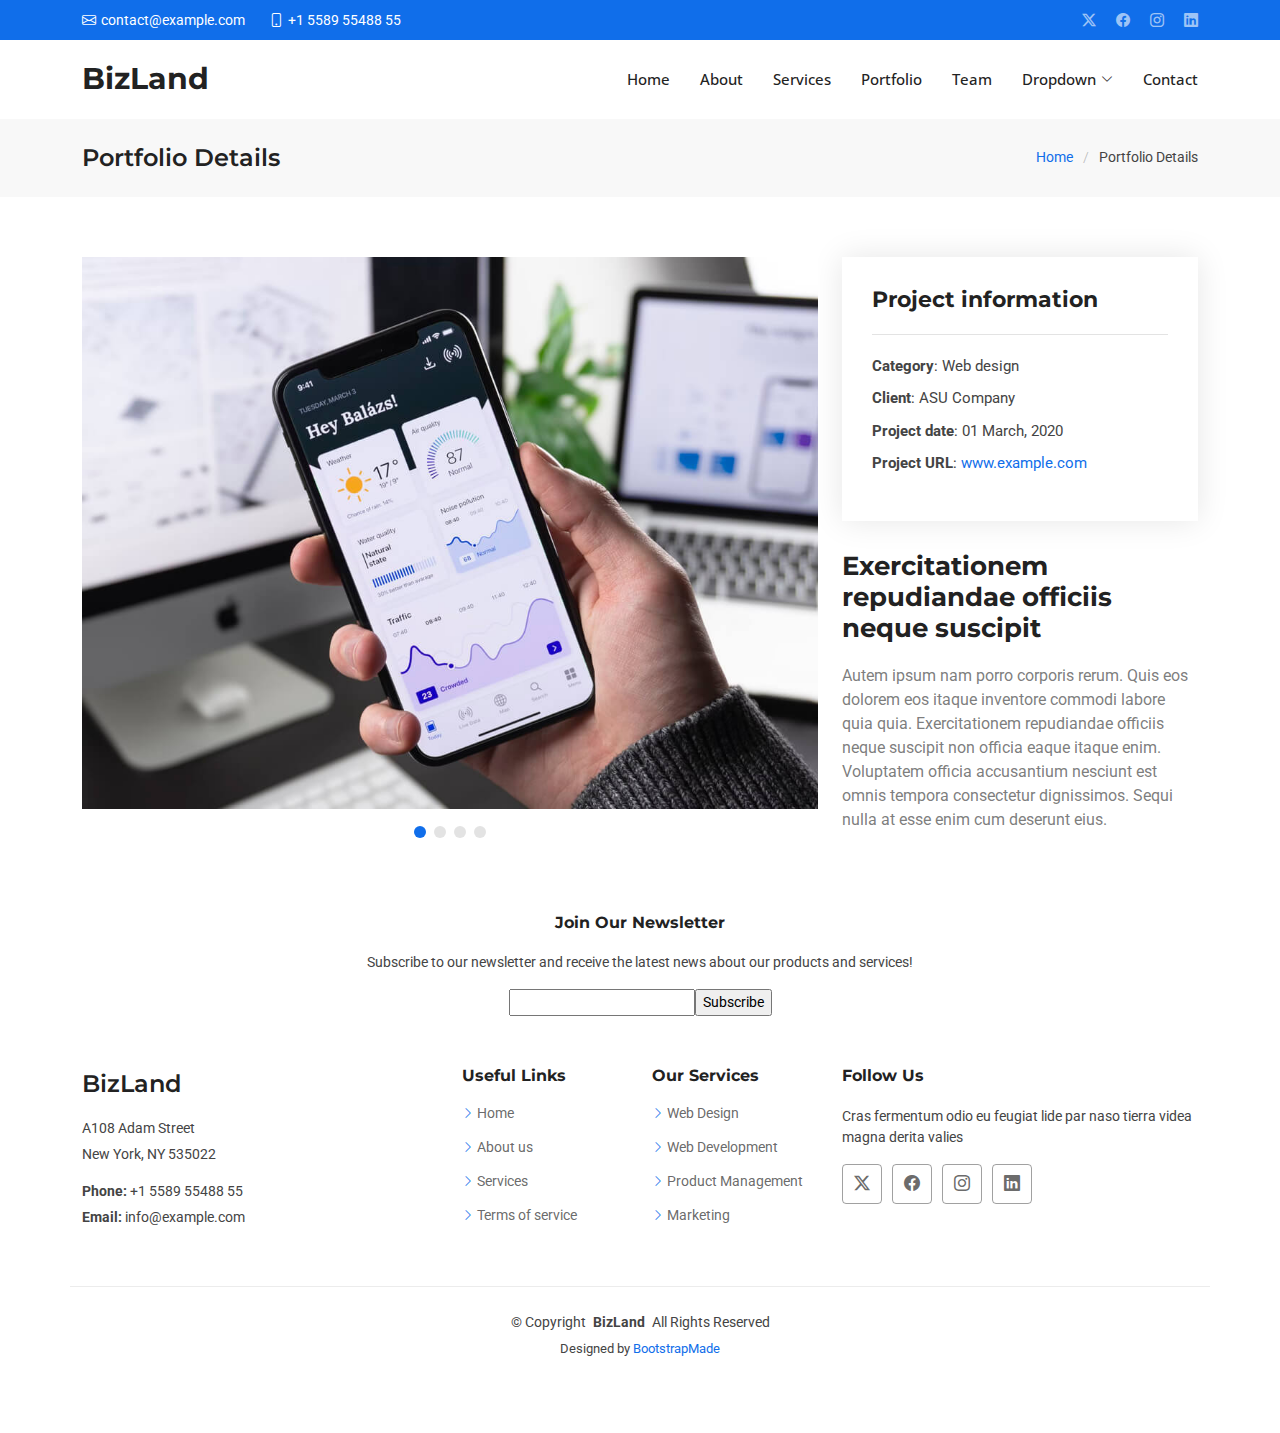
<file: portfolio-details.html>
<!DOCTYPE html>
<html lang="en">

<head>
  <meta charset="utf-8">
  <meta content="width=device-width, initial-scale=1.0" name="viewport">
  <title>Portfolio Details - BizLand Bootstrap Template</title>
  <meta name="description" content="">
  <meta name="keywords" content="">

  <!-- Favicons -->
  <link href="assets/img/favicon.png" rel="icon">
  <link href="assets/img/apple-touch-icon.png" rel="apple-touch-icon">

  <!-- Fonts -->
  <link href="https://fonts.googleapis.com" rel="preconnect">
  <link href="https://fonts.gstatic.com" rel="preconnect" crossorigin>
  <link href="https://fonts.googleapis.com/css2?family=Roboto:ital,wght@0,100;0,300;0,400;0,500;0,700;0,900;1,100;1,300;1,400;1,500;1,700;1,900&family=Open+Sans:ital,wght@0,300;0,400;0,500;0,600;0,700;0,800;1,300;1,400;1,500;1,600;1,700;1,800&family=Montserrat:ital,wght@0,100;0,200;0,300;0,400;0,500;0,600;0,700;0,800;0,900;1,100;1,200;1,300;1,400;1,500;1,600;1,700;1,800;1,900&display=swap" rel="stylesheet">

  <!-- Vendor CSS Files -->
  <link href="assets/vendor/bootstrap/css/bootstrap.min.css" rel="stylesheet">
  <link href="assets/vendor/bootstrap-icons/bootstrap-icons.css" rel="stylesheet">
  <link href="assets/vendor/aos/aos.css" rel="stylesheet">
  <link href="assets/vendor/glightbox/css/glightbox.min.css" rel="stylesheet">
  <link href="assets/vendor/swiper/swiper-bundle.min.css" rel="stylesheet">

  <!-- Main CSS File -->
  <link href="assets/css/main.css" rel="stylesheet">

  <!-- =======================================================
  * Template Name: BizLand
  * Template URL: https://bootstrapmade.com/bizland-bootstrap-business-template/
  * Updated: Dec 05 2024 with Bootstrap v5.3.3
  * Author: BootstrapMade.com
  * License: https://bootstrapmade.com/license/
  ======================================================== -->
</head>

<body class="portfolio-details-page">

  <header id="header" class="header sticky-top">

    <div class="topbar d-flex align-items-center">
      <div class="container d-flex justify-content-center justify-content-md-between">
        <div class="contact-info d-flex align-items-center">
          <i class="bi bi-envelope d-flex align-items-center"><a href="mailto:contact@example.com">contact@example.com</a></i>
          <i class="bi bi-phone d-flex align-items-center ms-4"><span>+1 5589 55488 55</span></i>
        </div>
        <div class="social-links d-none d-md-flex align-items-center">
          <a href="#" class="twitter"><i class="bi bi-twitter-x"></i></a>
          <a href="#" class="facebook"><i class="bi bi-facebook"></i></a>
          <a href="#" class="instagram"><i class="bi bi-instagram"></i></a>
          <a href="#" class="linkedin"><i class="bi bi-linkedin"></i></a>
        </div>
      </div>
    </div><!-- End Top Bar -->

    <div class="branding d-flex align-items-cente">

      <div class="container position-relative d-flex align-items-center justify-content-between">
        <a href="index.html" class="logo d-flex align-items-center">
          <!-- Uncomment the line below if you also wish to use an image logo -->
          <!-- <img src="assets/img/logo.png" alt=""> -->
          <h1 class="sitename">BizLand</h1>
        </a>

        <nav id="navmenu" class="navmenu">
          <ul>
            <li><a href="#hero">Home</a></li>
            <li><a href="#about">About</a></li>
            <li><a href="#services">Services</a></li>
            <li><a href="#portfolio">Portfolio</a></li>
            <li><a href="#team">Team</a></li>
            <li class="dropdown"><a href="#"><span>Dropdown</span> <i class="bi bi-chevron-down toggle-dropdown"></i></a>
              <ul>
                <li><a href="#">Dropdown 1</a></li>
                <li class="dropdown"><a href="#"><span>Deep Dropdown</span> <i class="bi bi-chevron-down toggle-dropdown"></i></a>
                  <ul>
                    <li><a href="#">Deep Dropdown 1</a></li>
                    <li><a href="#">Deep Dropdown 2</a></li>
                    <li><a href="#">Deep Dropdown 3</a></li>
                    <li><a href="#">Deep Dropdown 4</a></li>
                    <li><a href="#">Deep Dropdown 5</a></li>
                  </ul>
                </li>
                <li><a href="#">Dropdown 2</a></li>
                <li><a href="#">Dropdown 3</a></li>
                <li><a href="#">Dropdown 4</a></li>
              </ul>
            </li>
            <li><a href="#contact">Contact</a></li>
          </ul>
          <i class="mobile-nav-toggle d-xl-none bi bi-list"></i>
        </nav>

      </div>

    </div>

  </header>

  <main class="main">

    <!-- Page Title -->
    <div class="page-title" data-aos="fade">
      <div class="container d-lg-flex justify-content-between align-items-center">
        <h1 class="mb-2 mb-lg-0">Portfolio Details</h1>
        <nav class="breadcrumbs">
          <ol>
            <li><a href="index.html">Home</a></li>
            <li class="current">Portfolio Details</li>
          </ol>
        </nav>
      </div>
    </div><!-- End Page Title -->

    <!-- Portfolio Details Section -->
    <section id="portfolio-details" class="portfolio-details section">

      <div class="container" data-aos="fade-up" data-aos-delay="100">

        <div class="row gy-4">

          <div class="col-lg-8">
            <div class="portfolio-details-slider swiper init-swiper">

              <script type="application/json" class="swiper-config">
                {
                  "loop": true,
                  "speed": 600,
                  "autoplay": {
                    "delay": 5000
                  },
                  "slidesPerView": "auto",
                  "pagination": {
                    "el": ".swiper-pagination",
                    "type": "bullets",
                    "clickable": true
                  }
                }
              </script>

              <div class="swiper-wrapper align-items-center">

                <div class="swiper-slide">
                  <img src="assets/img/portfolio/app-1.jpg" alt="">
                </div>

                <div class="swiper-slide">
                  <img src="assets/img/portfolio/product-1.jpg" alt="">
                </div>

                <div class="swiper-slide">
                  <img src="assets/img/portfolio/branding-1.jpg" alt="">
                </div>

                <div class="swiper-slide">
                  <img src="assets/img/portfolio/books-1.jpg" alt="">
                </div>

              </div>
              <div class="swiper-pagination"></div>
            </div>
          </div>

          <div class="col-lg-4">
            <div class="portfolio-info" data-aos="fade-up" data-aos-delay="200">
              <h3>Project information</h3>
              <ul>
                <li><strong>Category</strong>: Web design</li>
                <li><strong>Client</strong>: ASU Company</li>
                <li><strong>Project date</strong>: 01 March, 2020</li>
                <li><strong>Project URL</strong>: <a href="#">www.example.com</a></li>
              </ul>
            </div>
            <div class="portfolio-description" data-aos="fade-up" data-aos-delay="300">
              <h2>Exercitationem repudiandae officiis neque suscipit</h2>
              <p>
                Autem ipsum nam porro corporis rerum. Quis eos dolorem eos itaque inventore commodi labore quia quia. Exercitationem repudiandae officiis neque suscipit non officia eaque itaque enim. Voluptatem officia accusantium nesciunt est omnis tempora consectetur dignissimos. Sequi nulla at esse enim cum deserunt eius.
              </p>
            </div>
          </div>

        </div>

      </div>

    </section><!-- /Portfolio Details Section -->

  </main>

  <footer id="footer" class="footer">

    <div class="footer-newsletter">
      <div class="container">
        <div class="row justify-content-center text-center">
          <div class="col-lg-6">
            <h4>Join Our Newsletter</h4>
            <p>Subscribe to our newsletter and receive the latest news about our products and services!</p>
            <form action="forms/newsletter.php" method="post" class="php-email-form">
              <div class="newsletter-form"><input type="email" name="email"><input type="submit" value="Subscribe"></div>
              <div class="loading">Loading</div>
              <div class="error-message"></div>
              <div class="sent-message">Your subscription request has been sent. Thank you!</div>
            </form>
          </div>
        </div>
      </div>
    </div>

    <div class="container footer-top">
      <div class="row gy-4">
        <div class="col-lg-4 col-md-6 footer-about">
          <a href="index.html" class="d-flex align-items-center">
            <span class="sitename">BizLand</span>
          </a>
          <div class="footer-contact pt-3">
            <p>A108 Adam Street</p>
            <p>New York, NY 535022</p>
            <p class="mt-3"><strong>Phone:</strong> <span>+1 5589 55488 55</span></p>
            <p><strong>Email:</strong> <span>info@example.com</span></p>
          </div>
        </div>

        <div class="col-lg-2 col-md-3 footer-links">
          <h4>Useful Links</h4>
          <ul>
            <li><i class="bi bi-chevron-right"></i> <a href="#">Home</a></li>
            <li><i class="bi bi-chevron-right"></i> <a href="#">About us</a></li>
            <li><i class="bi bi-chevron-right"></i> <a href="#">Services</a></li>
            <li><i class="bi bi-chevron-right"></i> <a href="#">Terms of service</a></li>
          </ul>
        </div>

        <div class="col-lg-2 col-md-3 footer-links">
          <h4>Our Services</h4>
          <ul>
            <li><i class="bi bi-chevron-right"></i> <a href="#">Web Design</a></li>
            <li><i class="bi bi-chevron-right"></i> <a href="#">Web Development</a></li>
            <li><i class="bi bi-chevron-right"></i> <a href="#">Product Management</a></li>
            <li><i class="bi bi-chevron-right"></i> <a href="#">Marketing</a></li>
          </ul>
        </div>

        <div class="col-lg-4 col-md-12">
          <h4>Follow Us</h4>
          <p>Cras fermentum odio eu feugiat lide par naso tierra videa magna derita valies</p>
          <div class="social-links d-flex">
            <a href=""><i class="bi bi-twitter-x"></i></a>
            <a href=""><i class="bi bi-facebook"></i></a>
            <a href=""><i class="bi bi-instagram"></i></a>
            <a href=""><i class="bi bi-linkedin"></i></a>
          </div>
        </div>

      </div>
    </div>

    <div class="container copyright text-center mt-4">
      <p>© <span>Copyright</span> <strong class="px-1 sitename">BizLand</strong> <span>All Rights Reserved</span></p>
      <div class="credits">
        <!-- All the links in the footer should remain intact. -->
        <!-- You can delete the links only if you've purchased the pro version. -->
        <!-- Licensing information: https://bootstrapmade.com/license/ -->
        <!-- Purchase the pro version with working PHP/AJAX contact form: [buy-url] -->
        Designed by <a href="https://bootstrapmade.com/">BootstrapMade</a>
      </div>
    </div>

  </footer>

  <!-- Scroll Top -->
  <a href="#" id="scroll-top" class="scroll-top d-flex align-items-center justify-content-center"><i class="bi bi-arrow-up-short"></i></a>

  <!-- Preloader -->
  <div id="preloader">
    <div></div>
    <div></div>
    <div></div>
    <div></div>
  </div>

  <!-- Vendor JS Files -->
  <script src="assets/vendor/bootstrap/js/bootstrap.bundle.min.js"></script>
  <script src="assets/vendor/php-email-form/validate.js"></script>
  <script src="assets/vendor/aos/aos.js"></script>
  <script src="assets/vendor/glightbox/js/glightbox.min.js"></script>
  <script src="assets/vendor/waypoints/noframework.waypoints.js"></script>
  <script src="assets/vendor/purecounter/purecounter_vanilla.js"></script>
  <script src="assets/vendor/swiper/swiper-bundle.min.js"></script>
  <script src="assets/vendor/imagesloaded/imagesloaded.pkgd.min.js"></script>
  <script src="assets/vendor/isotope-layout/isotope.pkgd.min.js"></script>

  <!-- Main JS File -->
  <script src="assets/js/main.js"></script>

</body>

</html>
</file>
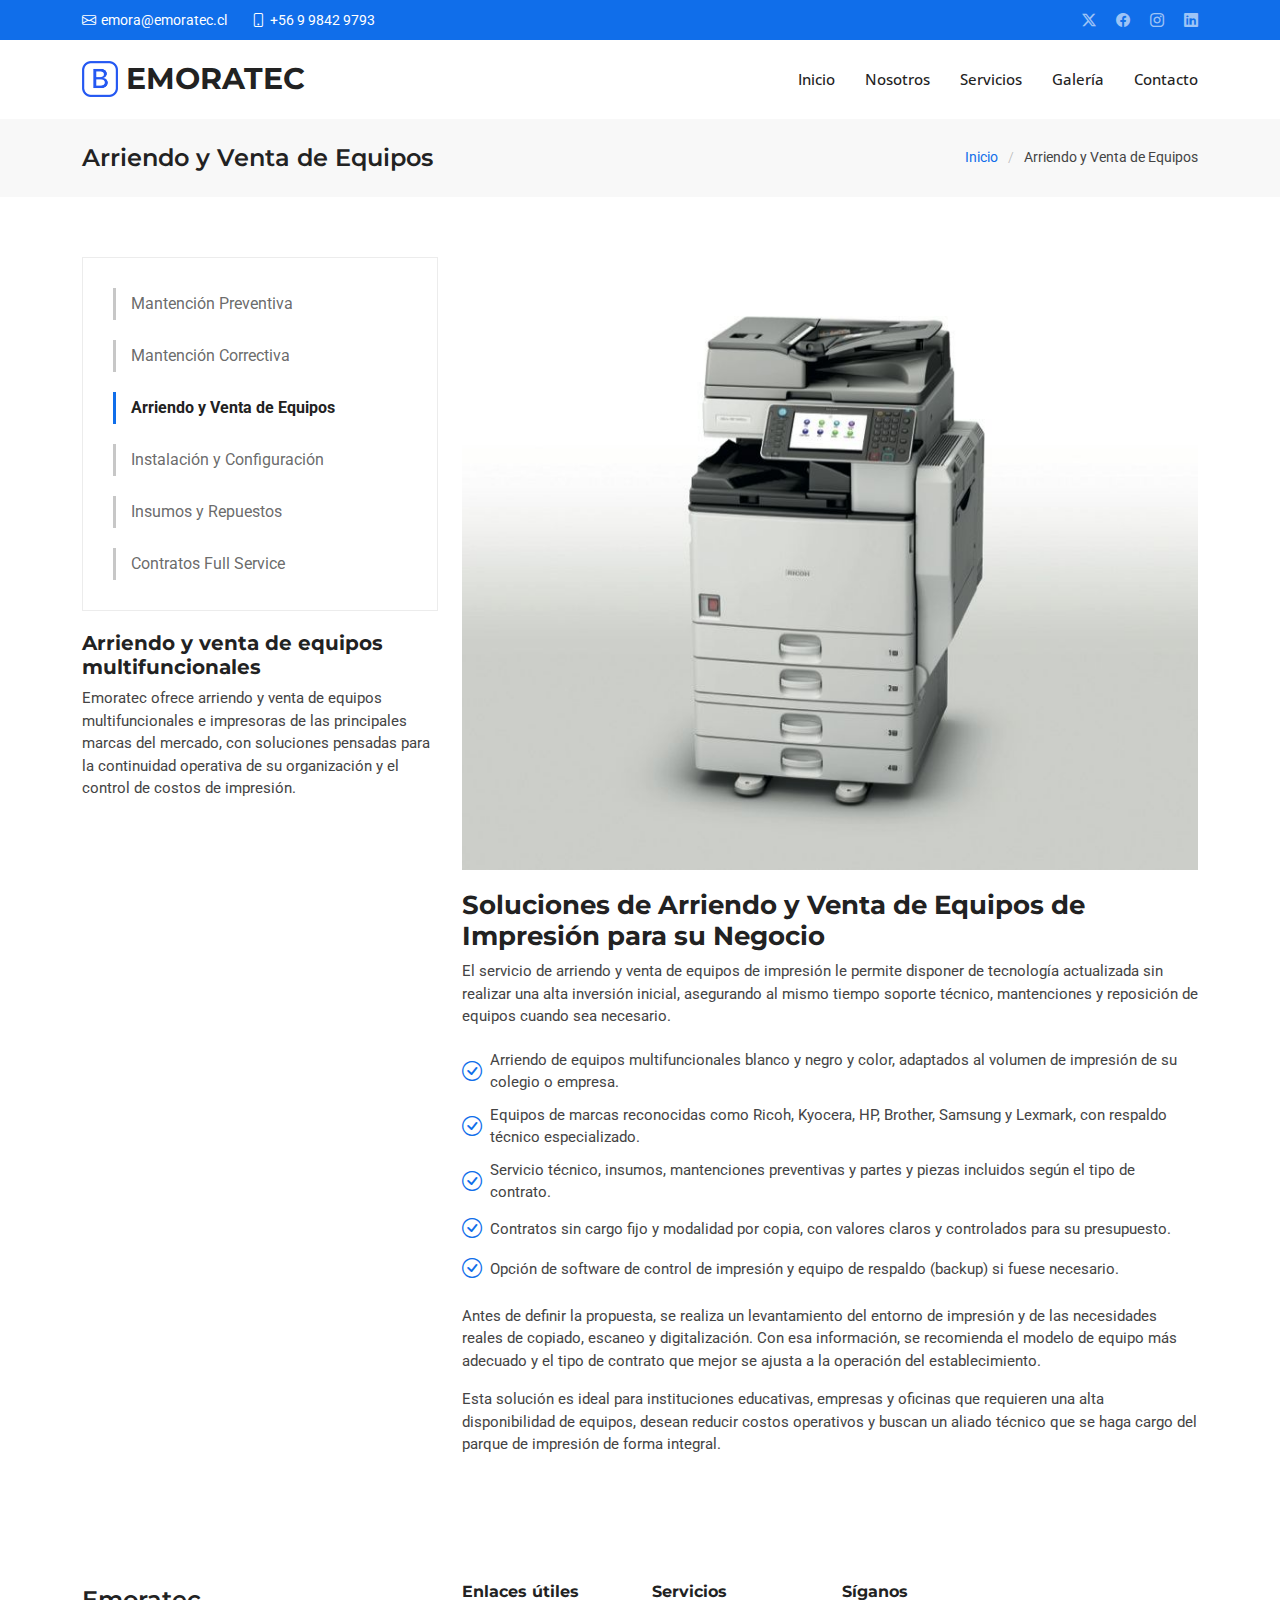
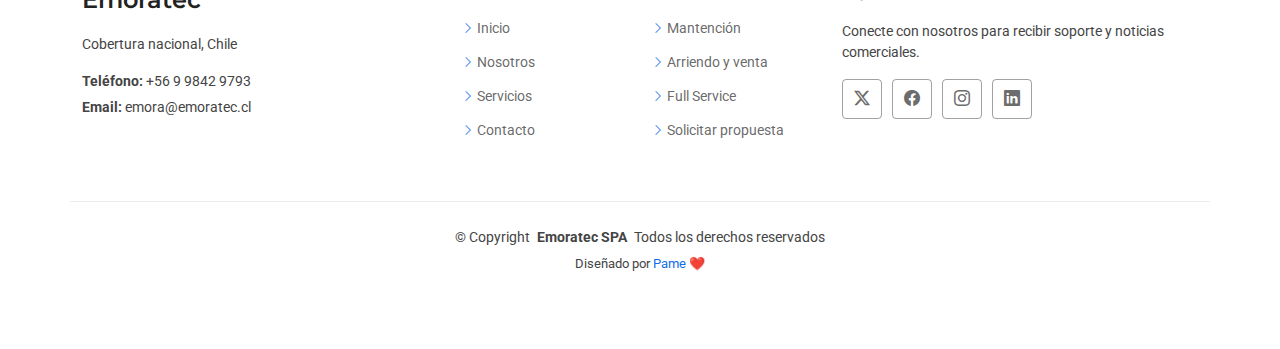
<file: service-arriendoYventa.html>
<!DOCTYPE html>
<html lang="es">
  <head>
    <meta charset="utf-8" />
    <meta content="width=device-width, initial-scale=1.0" name="viewport" />
    <title>Arriendo y Venta de Equipos Multifuncionales | EMORATEC</title>
    <meta
      name="description"
      content="Arriendo y venta de equipos multifuncionales e impresoras Ricoh, Kyocera, HP y otras marcas, con soporte técnico, mantenimiento incluido y contratos flexibles en todo Chile."
      content=""
    />
    <meta
      name="keywords"
      content="arriendo de impresoras, arriendo de equipos multifuncionales, venta de impresoras, venta de multifuncionales, servicio técnico, mantenimiento, EMORATEC"
    />

    <!-- Favicons -->
    <link href="assets/img/favicon.png" rel="icon" />
    <link href="assets/img/apple-touch-icon.png" rel="apple-touch-icon" />

    <!-- Fonts -->
    <link href="https://fonts.googleapis.com" rel="preconnect" />
    <link href="https://fonts.gstatic.com" rel="preconnect" crossorigin />
    <link
      href="https://fonts.googleapis.com/css2?family=Roboto:ital,wght@0,100;0,300;0,400;0,500;0,700;0,900;1,100;1,300;1,400;1,500;1,700;1,900&family=Open+Sans:ital,wght@0,300;0,400;0,500;0,600;0,700;0,800;1,300;1,400;1,500;1,600;1,700;1,800&family=Montserrat:ital,wght@0,100;0,200;0,300;0,400;0,500;0,600;0,700;0,800;0,900;1,100;1,200;1,300;1,400;1,500;1,600;1,700;1,800;1,900&display=swap"
      rel="stylesheet"
    />

    <!-- Vendor CSS Files -->
    <link
      href="assets/vendor/bootstrap/css/bootstrap.min.css"
      rel="stylesheet"
    />
    <link
      href="assets/vendor/bootstrap-icons/bootstrap-icons.css"
      rel="stylesheet"
    />
    <link href="assets/vendor/aos/aos.css" rel="stylesheet" />
    <link
      href="assets/vendor/glightbox/css/glightbox.min.css"
      rel="stylesheet"
    />
    <link href="assets/vendor/swiper/swiper-bundle.min.css" rel="stylesheet" />

    <!-- Main CSS File -->
    <link href="assets/css/main.css" rel="stylesheet" />
  </head>

  <body class="service-details-page">
    <header id="header" class="header sticky-top">
      <div class="topbar d-flex align-items-center">
        <div
          class="container d-flex justify-content-center justify-content-md-between"
        >
          <div class="contact-info d-flex align-items-center">
            <i class="bi bi-envelope d-flex align-items-center"
              ><a href="mailto:contact@example.com">emora@emoratec.cl</a></i
            >
            <i class="bi bi-phone d-flex align-items-center ms-4"
              ><span>+56 9 9842 9793</span></i
            >
          </div>
          <div class="social-links d-none d-md-flex align-items-center">
            <a href="#" class="twitter"><i class="bi bi-twitter-x"></i></a>
            <a href="#" class="facebook"><i class="bi bi-facebook"></i></a>
            <a href="https://www.instagram.com/emoratec/" class="instagram"
              ><i class="bi bi-instagram"></i
            ></a>
            <a href="#" class="linkedin"><i class="bi bi-linkedin"></i></a>
          </div>
        </div>
      </div>
      <!-- End Top Bar -->

      <div class="branding d-flex align-items-cente">
        <div
          class="container position-relative d-flex align-items-center justify-content-between"
        >
          <a href="index.html" class="logo d-flex align-items-center">
            <img src="assets/img/logo.png" alt="" />
            <h1 class="sitename">EMORATEC</h1>
          </a>

          <nav id="navmenu" class="navmenu">
            <ul>
              <li><a href="index.html#hero">Inicio</a></li>
              <li><a href="index.html#about">Nosotros</a></li>
              <li><a href="index.html#services">Servicios</a></li>
              <li><a href="index.html#portfolio">Galería</a></li>
              <li><a href="index.html#contact">Contacto</a></li>
            </ul>
            <i class="mobile-nav-toggle d-xl-none bi bi-list"></i>
          </nav>
        </div>
      </div>
    </header>

    <main class="main">
      <!-- Page Title -->
      <div class="page-title" data-aos="fade">
        <div
          class="container d-lg-flex justify-content-between align-items-center"
        >
          <h1 class="mb-2 mb-lg-0">Arriendo y Venta de Equipos</h1>
          <nav class="breadcrumbs">
            <ol>
              <li><a href="index.html">Inicio</a></li>
              <li class="current">Arriendo y Venta de Equipos</li>
            </ol>
          </nav>
        </div>
      </div>
      <!-- End Page Title -->

      <!-- Service Details Section -->
      <section id="service-details" class="service-details section">
        <div class="container">
          <div class="row gy-4">
            <div class="col-lg-4" data-aos="fade-up" data-aos-delay="100">
              <div class="services-list">
                <a href="service-mpreventiva.html">Mantención Preventiva</a>
                <a href="service-mcorrectiva.html">Mantención Correctiva</a>
                <a href="service-arriendoYventa.html" class="active"
                  >Arriendo y Venta de Equipos</a
                >
                <a href="service-instalacionYconf.html"
                  >Instalación y Configuración</a
                >
                <a href="service-suministros.html">Insumos y Repuestos</a>
                <a href="service-contratoFull.html">Contratos Full Service</a>
              </div>

              <h4>Arriendo y venta de equipos multifuncionales</h4>
              <p>
                Emoratec ofrece arriendo y venta de equipos multifuncionales e
                impresoras de las principales marcas del mercado, con soluciones
                pensadas para la continuidad operativa de su organización y el
                control de costos de impresión.
              </p>
            </div>

            <div class="col-lg-8" data-aos="fade-up" data-aos-delay="200">
              <img
                src="assets/img/service-venta.jpg"
                alt="Mantención preventiva en equipos multifuncionales"
                class="img-fluid services-img"
              />
              <h3>
                Soluciones de Arriendo y Venta de Equipos de Impresión para su
                Negocio
              </h3>
              <p>
                El servicio de arriendo y venta de equipos de impresión le
                permite disponer de tecnología actualizada sin realizar una alta
                inversión inicial, asegurando al mismo tiempo soporte técnico,
                mantenciones y reposición de equipos cuando sea necesario.
              </p>
              <ul>
                <li>
                  <i class="bi bi-check-circle"></i>
                  <span>
                    Arriendo de equipos multifuncionales blanco y negro y color,
                    adaptados al volumen de impresión de su colegio o
                    empresa.</span
                  >
                </li>
                <li>
                  <i class="bi bi-check-circle"></i>
                  <span>
                    Equipos de marcas reconocidas como Ricoh, Kyocera, HP,
                    Brother, Samsung y Lexmark, con respaldo técnico
                    especializado.
                  </span>
                </li>
                <li>
                  <i class="bi bi-check-circle"></i>
                  <span>
                    Servicio técnico, insumos, mantenciones preventivas y partes
                    y piezas incluidos según el tipo de contrato.
                  </span>
                </li>
                <li>
                  <i class="bi bi-check-circle"></i>
                  <span>
                    Contratos sin cargo fijo y modalidad por copia, con valores
                    claros y controlados para su presupuesto.
                  </span>
                </li>
                <li>
                  <i class="bi bi-check-circle"></i>
                  <span>
                    Opción de software de control de impresión y equipo de
                    respaldo (backup) si fuese necesario.
                  </span>
                </li>
              </ul>
              <p>
                Antes de definir la propuesta, se realiza un levantamiento del
                entorno de impresión y de las necesidades reales de copiado,
                escaneo y digitalización. Con esa información, se recomienda el
                modelo de equipo más adecuado y el tipo de contrato que mejor se
                ajusta a la operación del establecimiento.
              </p>
              <p>
                Esta solución es ideal para instituciones educativas, empresas y
                oficinas que requieren una alta disponibilidad de equipos,
                desean reducir costos operativos y buscan un aliado técnico que
                se haga cargo del parque de impresión de forma integral.
              </p>
            </div>
          </div>
        </div>
      </section>
      <!-- /Service Details Section -->
    </main>

    <footer id="footer" class="footer">
      <div class="container footer-top">
        <div class="row gy-4">
          <div class="col-lg-4 col-md-6 footer-about">
            <a href="index.html" class="d-flex align-items-center">
              <span class="sitename">Emoratec</span>
            </a>
            <div class="footer-contact pt-3">
              <p>Cobertura nacional, Chile</p>
              <p></p>
              <p class="mt-3">
                <strong>Teléfono:</strong> <span>+56 9 9842 9793</span>
              </p>
              <p><strong>Email:</strong> <span>emora@emoratec.cl</span></p>
            </div>
          </div>

          <div class="col-lg-2 col-md-3 footer-links">
            <h4>Enlaces útiles</h4>
            <ul>
              <li>
                <i class="bi bi-chevron-right"></i>
                <a href="index.html#hero">Inicio</a>
              </li>
              <li>
                <i class="bi bi-chevron-right"></i>
                <a href="index.html#about">Nosotros</a>
              </li>
              <li>
                <i class="bi bi-chevron-right"></i>
                <a href="index.html#services">Servicios</a>
              </li>
              <li>
                <i class="bi bi-chevron-right"></i>
                <a href="index.html#contact">Contacto</a>
              </li>
            </ul>
          </div>

          <div class="col-lg-2 col-md-3 footer-links">
            <h4>Servicios</h4>
            <ul>
              <li>
                <i class="bi bi-chevron-right"></i>
                <a href="index.html#services">Mantención</a>
              </li>
              <li>
                <i class="bi bi-chevron-right"></i>
                <a href="index.html#services">Arriendo y venta</a>
              </li>
              <li>
                <i class="bi bi-chevron-right"></i>
                <a href="index.html#services">Full Service</a>
              </li>
              <li>
                <i class="bi bi-chevron-right"></i>
                <a href="index.html#contact">Solicitar propuesta</a>
              </li>
            </ul>
          </div>

          <div class="col-lg-4 col-md-12">
            <h4>Síganos</h4>
            <p>
              Conecte con nosotros para recibir soporte y noticias comerciales.
            </p>
            <div class="social-links d-flex">
              <a href=""><i class="bi bi-twitter-x"></i></a>
              <a href=""><i class="bi bi-facebook"></i></a>
              <a href="https://www.instagram.com/emoratec/"
                ><i class="bi bi-instagram"></i
              ></a>
              <a href=""><i class="bi bi-linkedin"></i></a>
            </div>
          </div>
        </div>
      </div>

      <div class="container copyright text-center mt-4">
        <p>
          © <span>Copyright</span>
          <strong class="px-1 sitename">Emoratec SPA</strong>
          <span>Todos los derechos reservados</span>
        </p>
        <div class="credits">Diseñado por <a href="">Pame ❤️</a></div>
      </div>
    </footer>

    <!-- Scroll Top -->
    <a
      href="#"
      id="scroll-top"
      class="scroll-top d-flex align-items-center justify-content-center"
      ><i class="bi bi-arrow-up-short"></i
    ></a>

    <!-- Preloader -->
    <div id="preloader">
      <div></div>
      <div></div>
      <div></div>
      <div></div>
    </div>

    <!-- Vendor JS Files -->
    <script src="assets/vendor/bootstrap/js/bootstrap.bundle.min.js"></script>
    <script src="assets/vendor/php-email-form/validate.js"></script>
    <script src="assets/vendor/aos/aos.js"></script>
    <script src="assets/vendor/glightbox/js/glightbox.min.js"></script>
    <script src="assets/vendor/waypoints/noframework.waypoints.js"></script>
    <script src="assets/vendor/purecounter/purecounter_vanilla.js"></script>
    <script src="assets/vendor/swiper/swiper-bundle.min.js"></script>
    <script src="assets/vendor/imagesloaded/imagesloaded.pkgd.min.js"></script>
    <script src="assets/vendor/isotope-layout/isotope.pkgd.min.js"></script>

    <!-- Main JS File -->
    <script src="assets/js/main.js"></script>
  </body>
</html>
</file>
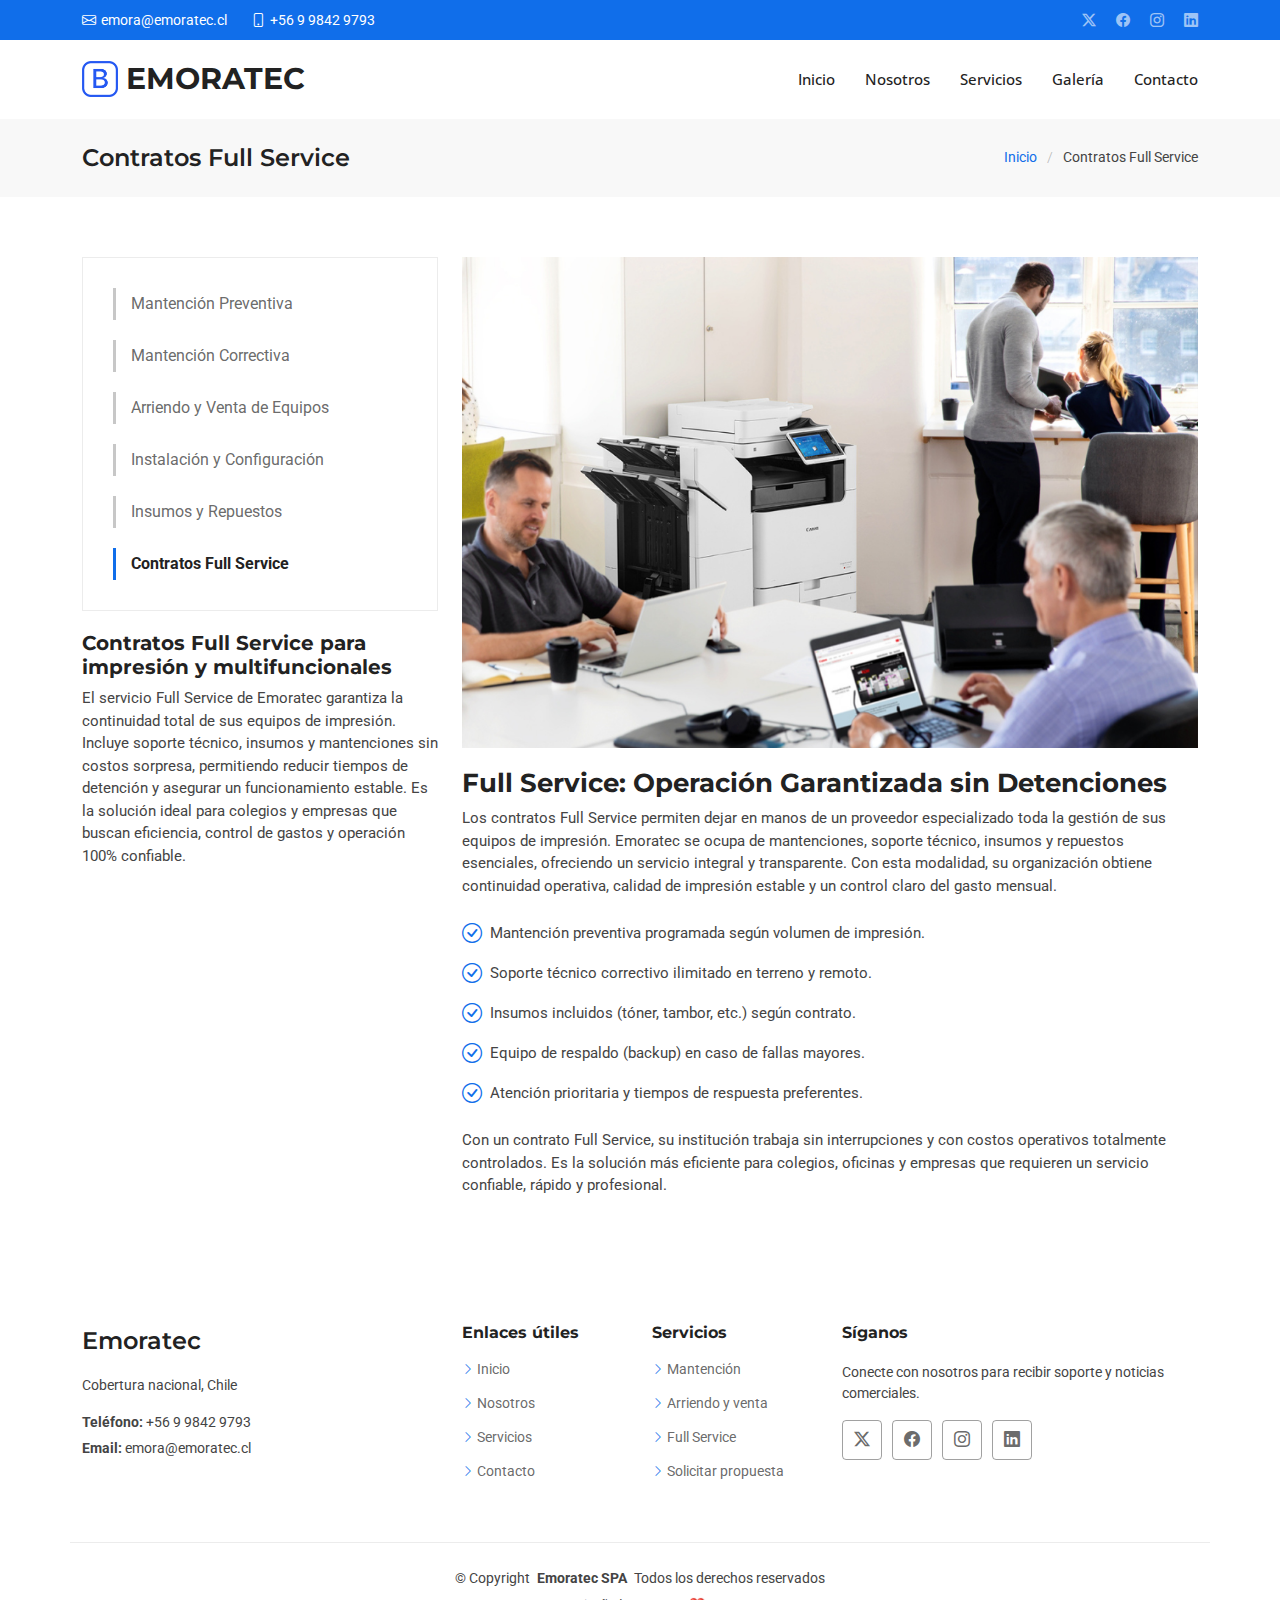
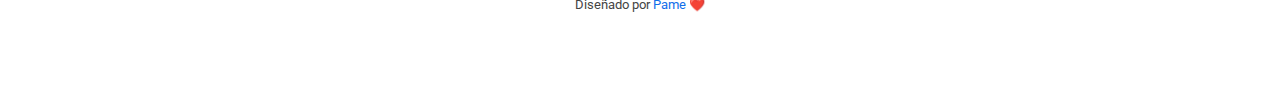
<file: service-contratoFull.html>
<!DOCTYPE html>
<html lang="es">
  <head>
    <meta charset="utf-8" />
    <meta content="width=device-width, initial-scale=1.0" name="viewport" />
    <title>Contratos Full Service | EMORATEC</title>
    <meta
      name="Contratos Full Service para impresoras y equipos multifuncionales con mantención, insumos, repuestos y soporte técnico incluido. Control de costos, continuidad operativa y atención especializada para empresas y colegios en todo Chile."
      content=""
    />
    <meta
      name="keywords"
      content="full service impresoras, contratos full service, mantenimiento impresoras, arriendo con full service, soporte técnico impresión, servicio integral multifuncionales, emoratec."
    />

    <!-- Favicons -->
    <link href="assets/img/favicon.png" rel="icon" />
    <link href="assets/img/apple-touch-icon.png" rel="apple-touch-icon" />

    <!-- Fonts -->
    <link href="https://fonts.googleapis.com" rel="preconnect" />
    <link href="https://fonts.gstatic.com" rel="preconnect" crossorigin />
    <link
      href="https://fonts.googleapis.com/css2?family=Roboto:ital,wght@0,100;0,300;0,400;0,500;0,700;0,900;1,100;1,300;1,400;1,500;1,700;1,900&family=Open+Sans:ital,wght@0,300;0,400;0,500;0,600;0,700;0,800;1,300;1,400;1,500;1,600;1,700;1,800&family=Montserrat:ital,wght@0,100;0,200;0,300;0,400;0,500;0,600;0,700;0,800;0,900;1,100;1,200;1,300;1,400;1,500;1,600;1,700;1,800;1,900&display=swap"
      rel="stylesheet"
    />

    <!-- Vendor CSS Files -->
    <link
      href="assets/vendor/bootstrap/css/bootstrap.min.css"
      rel="stylesheet"
    />
    <link
      href="assets/vendor/bootstrap-icons/bootstrap-icons.css"
      rel="stylesheet"
    />
    <link href="assets/vendor/aos/aos.css" rel="stylesheet" />
    <link
      href="assets/vendor/glightbox/css/glightbox.min.css"
      rel="stylesheet"
    />
    <link href="assets/vendor/swiper/swiper-bundle.min.css" rel="stylesheet" />

    <!-- Main CSS File -->
    <link href="assets/css/main.css" rel="stylesheet" />
  </head>

  <body class="service-details-page">
    <header id="header" class="header sticky-top">
      <div class="topbar d-flex align-items-center">
        <div
          class="container d-flex justify-content-center justify-content-md-between"
        >
          <div class="contact-info d-flex align-items-center">
            <i class="bi bi-envelope d-flex align-items-center"
              ><a href="mailto:contact@example.com">emora@emoratec.cl</a></i
            >
            <i class="bi bi-phone d-flex align-items-center ms-4"
              ><span>+56 9 9842 9793</span></i
            >
          </div>
          <div class="social-links d-none d-md-flex align-items-center">
            <a href="#" class="twitter"><i class="bi bi-twitter-x"></i></a>
            <a href="#" class="facebook"><i class="bi bi-facebook"></i></a>
            <a href="https://www.instagram.com/emoratec/" class="instagram"
              ><i class="bi bi-instagram"></i
            ></a>
            <a href="#" class="linkedin"><i class="bi bi-linkedin"></i></a>
          </div>
        </div>
      </div>
      <!-- End Top Bar -->

      <div class="branding d-flex align-items-cente">
        <div
          class="container position-relative d-flex align-items-center justify-content-between"
        >
          <a href="index.html" class="logo d-flex align-items-center">
            <img src="assets/img/logo.png" alt="" />
            <h1 class="sitename">EMORATEC</h1>
          </a>

          <nav id="navmenu" class="navmenu">
            <ul>
              <li><a href="index.html#hero">Inicio</a></li>
              <li><a href="index.html#about">Nosotros</a></li>
              <li><a href="index.html#services">Servicios</a></li>
              <li><a href="index.html#portfolio">Galería</a></li>
              <li><a href="index.html#contact">Contacto</a></li>
            </ul>
            <i class="mobile-nav-toggle d-xl-none bi bi-list"></i>
          </nav>
        </div>
      </div>
    </header>

    <main class="main">
      <!-- Page Title -->
      <div class="page-title" data-aos="fade">
        <div
          class="container d-lg-flex justify-content-between align-items-center"
        >
          <h1 class="mb-2 mb-lg-0">Contratos Full Service</h1>
          <nav class="breadcrumbs">
            <ol>
              <li><a href="index.html">Inicio</a></li>
              <li class="current">Contratos Full Service</li>
            </ol>
          </nav>
        </div>
      </div>
      <!-- End Page Title -->

      <!-- Service Details Section -->
      <section id="service-details" class="service-details section">
        <div class="container">
          <div class="row gy-4">
            <div class="col-lg-4" data-aos="fade-up" data-aos-delay="100">
              <div class="services-list">
                <a href="service-mpreventiva.html">Mantención Preventiva</a>
                <a href="service-mcorrectiva.html">Mantención Correctiva</a>
                <a href="service-arriendoYventa.html"
                  >Arriendo y Venta de Equipos</a
                >
                <a href="service-instalacionYconf.html"
                  >Instalación y Configuración</a
                >
                <a href="service-suministros.html">Insumos y Repuestos</a>
                <a href="service-contratoFull.html" class="active"
                  >Contratos Full Service</a
                >
              </div>

              <h4>Contratos Full Service para impresión y multifuncionales</h4>
              <p>
                El servicio Full Service de Emoratec garantiza la continuidad total de sus equipos de impresión. Incluye soporte técnico, insumos y mantenciones sin costos sorpresa, permitiendo reducir tiempos de detención y asegurar un funcionamiento estable. Es la solución ideal para colegios y empresas que buscan eficiencia, control de gastos y operación 100% confiable.
              </p>
            </div>

            <div class="col-lg-8" data-aos="fade-up" data-aos-delay="200">
              <img
                src="assets/img/service-contratoFull.webp"
                alt="Mantención preventiva en equipos multifuncionales"
                class="img-fluid services-img"
              />
              <h3>
                Full Service: Operación Garantizada sin Detenciones
              </h3>
              <p>
                  Los contratos Full Service permiten dejar en manos de un proveedor especializado toda la gestión de sus equipos de impresión. Emoratec se ocupa de mantenciones, soporte técnico, insumos y repuestos esenciales, ofreciendo un servicio integral y transparente. Con esta modalidad, su organización obtiene continuidad operativa, calidad de impresión estable y un control claro del gasto mensual.

              </p>
              <ul>
                <li>
                  <i class="bi bi-check-circle"></i>
                  <span
                    >Mantención preventiva programada según volumen de impresión.</span
                  >
                </li>
                <li>
                  <i class="bi bi-check-circle"></i>
                  <span
                    >Soporte técnico correctivo ilimitado en terreno y remoto.</span
                  >
                </li>
                <li>
                  <i class="bi bi-check-circle"></i>
                  <span
                    >Insumos incluidos (tóner, tambor, etc.) según contrato.</span
                  >
                </li>
                <li>
                  <i class="bi bi-check-circle"></i>
                  <span
                    >Equipo de respaldo (backup) en caso de fallas mayores.</span
                  >
                </li>
                </li>
                <li>
                  <i class="bi bi-check-circle"></i>
                  <span
                    >Atención prioritaria y tiempos de respuesta preferentes.</span
                  >
                </li>
              </ul>
              <p>
                  Con un contrato Full Service, su institución trabaja sin interrupciones y con costos operativos totalmente controlados. Es la solución más eficiente para colegios, oficinas y empresas que requieren un servicio confiable, rápido y profesional.

              </p>
            </div>
          </div>
        </div>
      </section>
      <!-- /Service Details Section -->
    </main>

    <footer id="footer" class="footer">
      <div class="container footer-top">
        <div class="row gy-4">
          <div class="col-lg-4 col-md-6 footer-about">
            <a href="index.html" class="d-flex align-items-center">
              <span class="sitename">Emoratec</span>
            </a>
            <div class="footer-contact pt-3">
              <p>Cobertura nacional, Chile</p>
              <p></p>
              <p class="mt-3">
                <strong>Teléfono:</strong> <span>+56 9 9842 9793</span>
              </p>
              <p><strong>Email:</strong> <span>emora@emoratec.cl</span></p>
            </div>
          </div>

          <div class="col-lg-2 col-md-3 footer-links">
            <h4>Enlaces útiles</h4>
            <ul>
              <li>
                <i class="bi bi-chevron-right"></i>
                <a href="index.html#hero">Inicio</a>
              </li>
              <li>
                <i class="bi bi-chevron-right"></i>
                <a href="index.html#about">Nosotros</a>
              </li>
              <li>
                <i class="bi bi-chevron-right"></i>
                <a href="index.html#services">Servicios</a>
              </li>
              <li>
                <i class="bi bi-chevron-right"></i>
                <a href="index.html#contact">Contacto</a>
              </li>
            </ul>
          </div>

          <div class="col-lg-2 col-md-3 footer-links">
            <h4>Servicios</h4>
            <ul>
              <li>
                <i class="bi bi-chevron-right"></i>
                <a href="index.html#services">Mantención</a>
              </li>
              <li>
                <i class="bi bi-chevron-right"></i>
                <a href="index.html#services">Arriendo y venta</a>
              </li>
              <li>
                <i class="bi bi-chevron-right"></i>
                <a href="index.html#services">Full Service</a>
              </li>
              <li>
                <i class="bi bi-chevron-right"></i>
                <a href="index.html#contact">Solicitar propuesta</a>
              </li>
            </ul>
          </div>

          <div class="col-lg-4 col-md-12">
            <h4>Síganos</h4>
            <p>
              Conecte con nosotros para recibir soporte y noticias comerciales.
            </p>
            <div class="social-links d-flex">
              <a href=""><i class="bi bi-twitter-x"></i></a>
              <a href=""><i class="bi bi-facebook"></i></a>
              <a href="https://www.instagram.com/emoratec/"
                ><i class="bi bi-instagram"></i
              ></a>
              <a href=""><i class="bi bi-linkedin"></i></a>
            </div>
          </div>
        </div>
      </div>

      <div class="container copyright text-center mt-4">
        <p>
          © <span>Copyright</span>
          <strong class="px-1 sitename">Emoratec SPA</strong>
          <span>Todos los derechos reservados</span>
        </p>
        <div class="credits">Diseñado por <a href="">Pame ❤️</a></div>
      </div>
    </footer>

    <!-- Scroll Top -->
    <a
      href="#"
      id="scroll-top"
      class="scroll-top d-flex align-items-center justify-content-center"
      ><i class="bi bi-arrow-up-short"></i
    ></a>

    <!-- Preloader -->
    <div id="preloader">
      <div></div>
      <div></div>
      <div></div>
      <div></div>
    </div>

    <!-- Vendor JS Files -->
    <script src="assets/vendor/bootstrap/js/bootstrap.bundle.min.js"></script>
    <script src="assets/vendor/php-email-form/validate.js"></script>
    <script src="assets/vendor/aos/aos.js"></script>
    <script src="assets/vendor/glightbox/js/glightbox.min.js"></script>
    <script src="assets/vendor/waypoints/noframework.waypoints.js"></script>
    <script src="assets/vendor/purecounter/purecounter_vanilla.js"></script>
    <script src="assets/vendor/swiper/swiper-bundle.min.js"></script>
    <script src="assets/vendor/imagesloaded/imagesloaded.pkgd.min.js"></script>
    <script src="assets/vendor/isotope-layout/isotope.pkgd.min.js"></script>

    <!-- Main JS File -->
    <script src="assets/js/main.js"></script>
  </body>
</html>
</file>
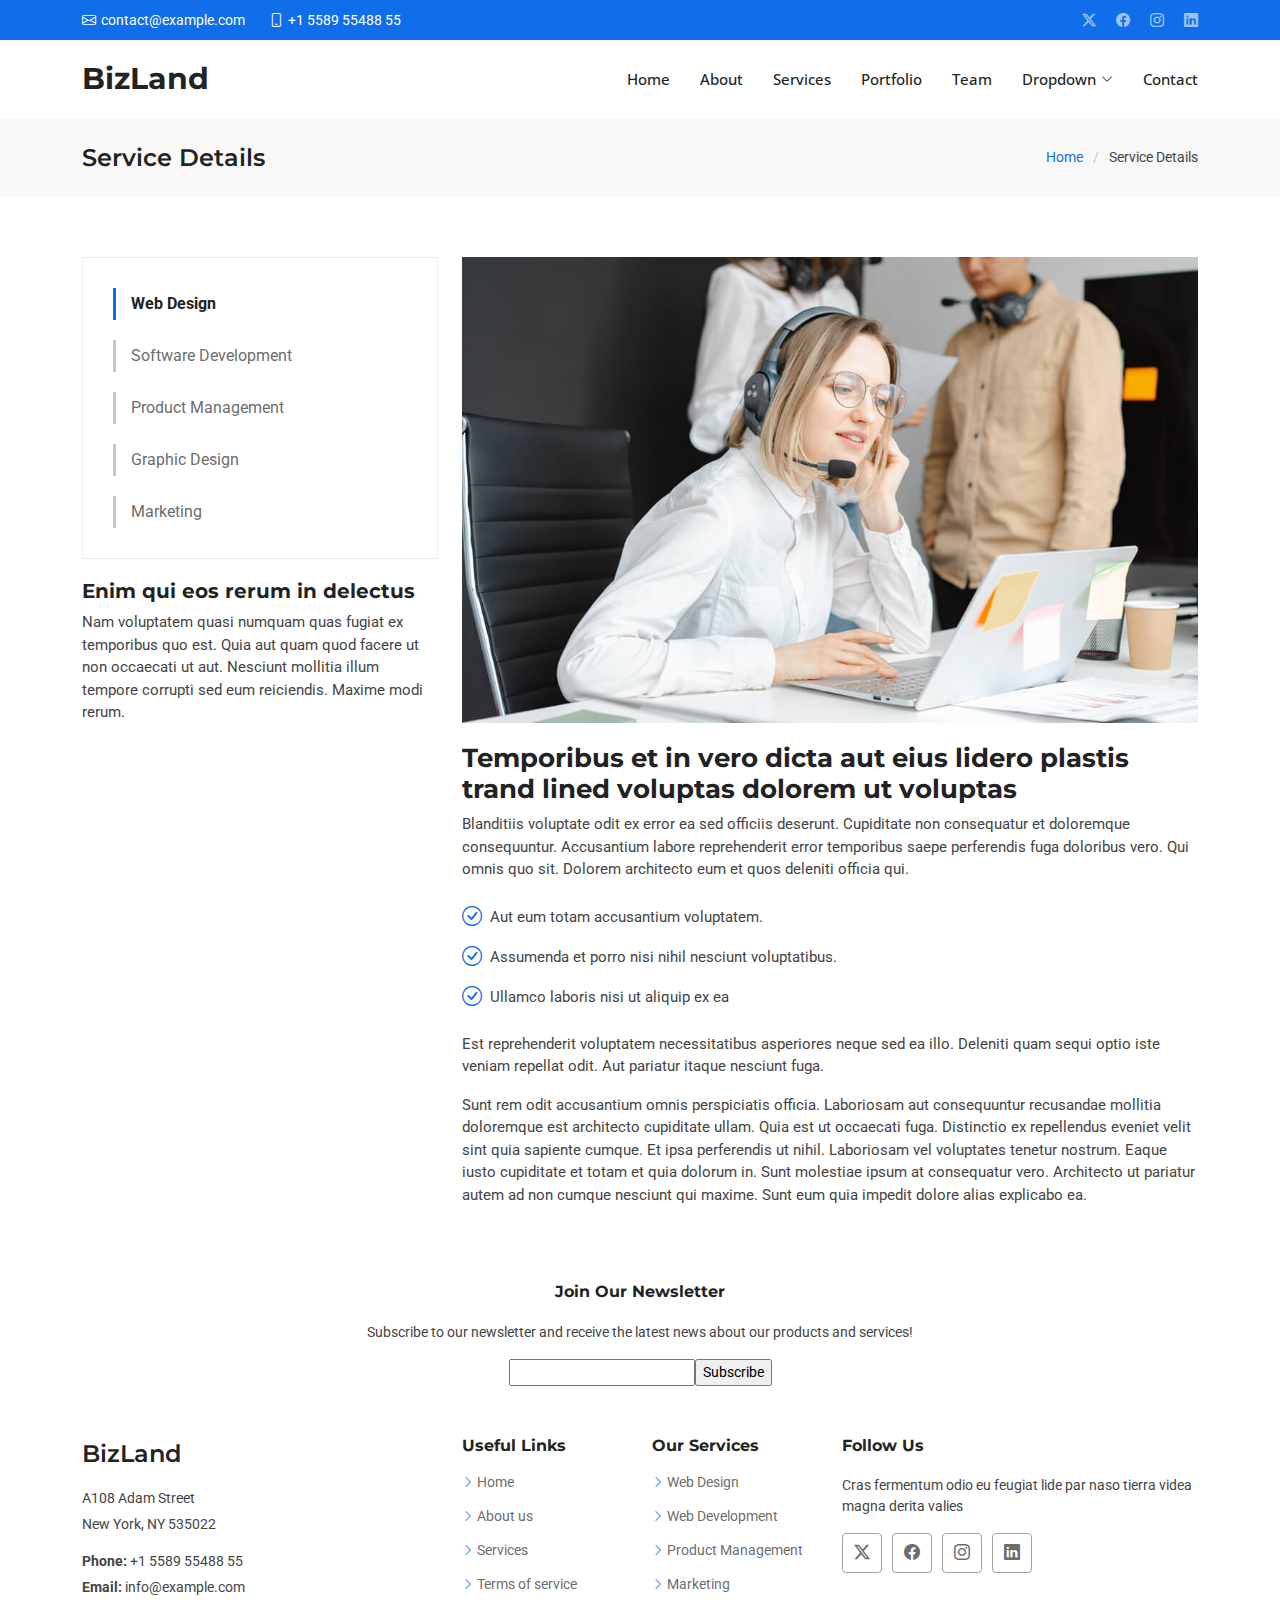
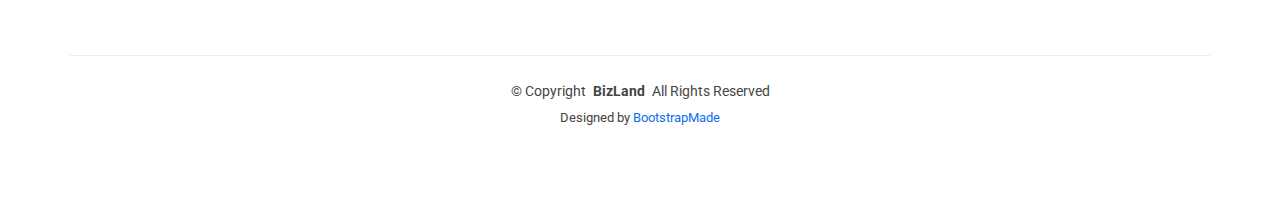
<file: service-details.html>
<!DOCTYPE html>
<html lang="es">
  <head>
    <meta charset="utf-8" />
    <meta content="width=device-width, initial-scale=1.0" name="viewport" />
    <title>Service Details - BizLand Bootstrap Template</title>
    <meta name="description" content="" />
    <meta name="keywords" content="" />

    <!-- Favicons -->
    <link href="assets/img/favicon.png" rel="icon" />
    <link href="assets/img/apple-touch-icon.png" rel="apple-touch-icon" />

    <!-- Fonts -->
    <link href="https://fonts.googleapis.com" rel="preconnect" />
    <link href="https://fonts.gstatic.com" rel="preconnect" crossorigin />
    <link
      href="https://fonts.googleapis.com/css2?family=Roboto:ital,wght@0,100;0,300;0,400;0,500;0,700;0,900;1,100;1,300;1,400;1,500;1,700;1,900&family=Open+Sans:ital,wght@0,300;0,400;0,500;0,600;0,700;0,800;1,300;1,400;1,500;1,600;1,700;1,800&family=Montserrat:ital,wght@0,100;0,200;0,300;0,400;0,500;0,600;0,700;0,800;0,900;1,100;1,200;1,300;1,400;1,500;1,600;1,700;1,800;1,900&display=swap"
      rel="stylesheet"
    />

    <!-- Vendor CSS Files -->
    <link
      href="assets/vendor/bootstrap/css/bootstrap.min.css"
      rel="stylesheet"
    />
    <link
      href="assets/vendor/bootstrap-icons/bootstrap-icons.css"
      rel="stylesheet"
    />
    <link href="assets/vendor/aos/aos.css" rel="stylesheet" />
    <link
      href="assets/vendor/glightbox/css/glightbox.min.css"
      rel="stylesheet"
    />
    <link href="assets/vendor/swiper/swiper-bundle.min.css" rel="stylesheet" />

    <!-- Main CSS File -->
    <link href="assets/css/main.css" rel="stylesheet" />

    <!-- =======================================================
  * Template Name: BizLand
  * Template URL: https://bootstrapmade.com/bizland-bootstrap-business-template/
  * Updated: Dec 05 2024 with Bootstrap v5.3.3
  * Author: BootstrapMade.com
  * License: https://bootstrapmade.com/license/
  ======================================================== -->
  </head>

  <body class="service-details-page">
    <header id="header" class="header sticky-top">
      <div class="topbar d-flex align-items-center">
        <div
          class="container d-flex justify-content-center justify-content-md-between"
        >
          <div class="contact-info d-flex align-items-center">
            <i class="bi bi-envelope d-flex align-items-center"
              ><a href="mailto:contact@example.com">contact@example.com</a></i
            >
            <i class="bi bi-phone d-flex align-items-center ms-4"
              ><span>+1 5589 55488 55</span></i
            >
          </div>
          <div class="social-links d-none d-md-flex align-items-center">
            <a href="#" class="twitter"><i class="bi bi-twitter-x"></i></a>
            <a href="#" class="facebook"><i class="bi bi-facebook"></i></a>
            <a href="#" class="instagram"><i class="bi bi-instagram"></i></a>
            <a href="#" class="linkedin"><i class="bi bi-linkedin"></i></a>
          </div>
        </div>
      </div>
      <!-- End Top Bar -->

      <div class="branding d-flex align-items-cente">
        <div
          class="container position-relative d-flex align-items-center justify-content-between"
        >
          <a href="index.html" class="logo d-flex align-items-center">
            <!-- Uncomment the line below if you also wish to use an image logo -->
            <!-- <img src="assets/img/logo.png" alt=""> -->
            <h1 class="sitename">BizLand</h1>
          </a>

          <nav id="navmenu" class="navmenu">
            <ul>
              <li><a href="#hero">Home</a></li>
              <li><a href="#about">About</a></li>
              <li><a href="#services">Services</a></li>
              <li><a href="#portfolio">Portfolio</a></li>
              <li><a href="#team">Team</a></li>
              <li class="dropdown">
                <a href="#"
                  ><span>Dropdown</span>
                  <i class="bi bi-chevron-down toggle-dropdown"></i
                ></a>
                <ul>
                  <li><a href="#">Dropdown 1</a></li>
                  <li class="dropdown">
                    <a href="#"
                      ><span>Deep Dropdown</span>
                      <i class="bi bi-chevron-down toggle-dropdown"></i
                    ></a>
                    <ul>
                      <li><a href="#">Deep Dropdown 1</a></li>
                      <li><a href="#">Deep Dropdown 2</a></li>
                      <li><a href="#">Deep Dropdown 3</a></li>
                      <li><a href="#">Deep Dropdown 4</a></li>
                      <li><a href="#">Deep Dropdown 5</a></li>
                    </ul>
                  </li>
                  <li><a href="#">Dropdown 2</a></li>
                  <li><a href="#">Dropdown 3</a></li>
                  <li><a href="#">Dropdown 4</a></li>
                </ul>
              </li>
              <li><a href="#contact">Contact</a></li>
            </ul>
            <i class="mobile-nav-toggle d-xl-none bi bi-list"></i>
          </nav>
        </div>
      </div>
    </header>

    <main class="main">
      <!-- Page Title -->
      <div class="page-title" data-aos="fade">
        <div
          class="container d-lg-flex justify-content-between align-items-center"
        >
          <h1 class="mb-2 mb-lg-0">Service Details</h1>
          <nav class="breadcrumbs">
            <ol>
              <li><a href="index.html">Home</a></li>
              <li class="current">Service Details</li>
            </ol>
          </nav>
        </div>
      </div>
      <!-- End Page Title -->

      <!-- Service Details Section -->
      <section id="service-details" class="service-details section">
        <div class="container">
          <div class="row gy-4">
            <div class="col-lg-4" data-aos="fade-up" data-aos-delay="100">
              <div class="services-list">
                <a href="#" class="active">Web Design</a>
                <a href="#">Software Development</a>
                <a href="#">Product Management</a>
                <a href="#">Graphic Design</a>
                <a href="#">Marketing</a>
              </div>

              <h4>Enim qui eos rerum in delectus</h4>
              <p>
                Nam voluptatem quasi numquam quas fugiat ex temporibus quo est.
                Quia aut quam quod facere ut non occaecati ut aut. Nesciunt
                mollitia illum tempore corrupti sed eum reiciendis. Maxime modi
                rerum.
              </p>
            </div>

            <div class="col-lg-8" data-aos="fade-up" data-aos-delay="200">
              <img
                src="assets/img/services.jpg"
                alt=""
                class="img-fluid services-img"
              />
              <h3>
                Temporibus et in vero dicta aut eius lidero plastis trand lined
                voluptas dolorem ut voluptas
              </h3>
              <p>
                Blanditiis voluptate odit ex error ea sed officiis deserunt.
                Cupiditate non consequatur et doloremque consequuntur.
                Accusantium labore reprehenderit error temporibus saepe
                perferendis fuga doloribus vero. Qui omnis quo sit. Dolorem
                architecto eum et quos deleniti officia qui.
              </p>
              <ul>
                <li>
                  <i class="bi bi-check-circle"></i>
                  <span>Aut eum totam accusantium voluptatem.</span>
                </li>
                <li>
                  <i class="bi bi-check-circle"></i>
                  <span
                    >Assumenda et porro nisi nihil nesciunt voluptatibus.</span
                  >
                </li>
                <li>
                  <i class="bi bi-check-circle"></i>
                  <span>Ullamco laboris nisi ut aliquip ex ea</span>
                </li>
              </ul>
              <p>
                Est reprehenderit voluptatem necessitatibus asperiores neque sed
                ea illo. Deleniti quam sequi optio iste veniam repellat odit.
                Aut pariatur itaque nesciunt fuga.
              </p>
              <p>
                Sunt rem odit accusantium omnis perspiciatis officia. Laboriosam
                aut consequuntur recusandae mollitia doloremque est architecto
                cupiditate ullam. Quia est ut occaecati fuga. Distinctio ex
                repellendus eveniet velit sint quia sapiente cumque. Et ipsa
                perferendis ut nihil. Laboriosam vel voluptates tenetur nostrum.
                Eaque iusto cupiditate et totam et quia dolorum in. Sunt
                molestiae ipsum at consequatur vero. Architecto ut pariatur
                autem ad non cumque nesciunt qui maxime. Sunt eum quia impedit
                dolore alias explicabo ea.
              </p>
            </div>
          </div>
        </div>
      </section>
      <!-- /Service Details Section -->
    </main>

    <footer id="footer" class="footer">
      <div class="footer-newsletter">
        <div class="container">
          <div class="row justify-content-center text-center">
            <div class="col-lg-6">
              <h4>Join Our Newsletter</h4>
              <p>
                Subscribe to our newsletter and receive the latest news about
                our products and services!
              </p>
              <form
                action="forms/newsletter.php"
                method="post"
                class="php-email-form"
              >
                <div class="newsletter-form">
                  <input type="email" name="email" /><input
                    type="submit"
                    value="Subscribe"
                  />
                </div>
                <div class="loading">Loading</div>
                <div class="error-message"></div>
                <div class="sent-message">
                  Your subscription request has been sent. Thank you!
                </div>
              </form>
            </div>
          </div>
        </div>
      </div>

      <div class="container footer-top">
        <div class="row gy-4">
          <div class="col-lg-4 col-md-6 footer-about">
            <a href="index.html" class="d-flex align-items-center">
              <span class="sitename">BizLand</span>
            </a>
            <div class="footer-contact pt-3">
              <p>A108 Adam Street</p>
              <p>New York, NY 535022</p>
              <p class="mt-3">
                <strong>Phone:</strong> <span>+1 5589 55488 55</span>
              </p>
              <p><strong>Email:</strong> <span>info@example.com</span></p>
            </div>
          </div>

          <div class="col-lg-2 col-md-3 footer-links">
            <h4>Useful Links</h4>
            <ul>
              <li><i class="bi bi-chevron-right"></i> <a href="#">Home</a></li>
              <li>
                <i class="bi bi-chevron-right"></i> <a href="#">About us</a>
              </li>
              <li>
                <i class="bi bi-chevron-right"></i> <a href="#">Services</a>
              </li>
              <li>
                <i class="bi bi-chevron-right"></i>
                <a href="#">Terms of service</a>
              </li>
            </ul>
          </div>

          <div class="col-lg-2 col-md-3 footer-links">
            <h4>Our Services</h4>
            <ul>
              <li>
                <i class="bi bi-chevron-right"></i> <a href="#">Web Design</a>
              </li>
              <li>
                <i class="bi bi-chevron-right"></i>
                <a href="#">Web Development</a>
              </li>
              <li>
                <i class="bi bi-chevron-right"></i>
                <a href="#">Product Management</a>
              </li>
              <li>
                <i class="bi bi-chevron-right"></i> <a href="#">Marketing</a>
              </li>
            </ul>
          </div>

          <div class="col-lg-4 col-md-12">
            <h4>Follow Us</h4>
            <p>
              Cras fermentum odio eu feugiat lide par naso tierra videa magna
              derita valies
            </p>
            <div class="social-links d-flex">
              <a href=""><i class="bi bi-twitter-x"></i></a>
              <a href=""><i class="bi bi-facebook"></i></a>
              <a href=""><i class="bi bi-instagram"></i></a>
              <a href=""><i class="bi bi-linkedin"></i></a>
            </div>
          </div>
        </div>
      </div>

      <div class="container copyright text-center mt-4">
        <p>
          © <span>Copyright</span>
          <strong class="px-1 sitename">BizLand</strong>
          <span>All Rights Reserved</span>
        </p>
        <div class="credits">
          <!-- All the links in the footer should remain intact. -->
          <!-- You can delete the links only if you've purchased the pro version. -->
          <!-- Licensing information: https://bootstrapmade.com/license/ -->
          <!-- Purchase the pro version with working PHP/AJAX contact form: [buy-url] -->
          Designed by <a href="https://bootstrapmade.com/">BootstrapMade</a>
        </div>
      </div>
    </footer>

    <!-- Scroll Top -->
    <a
      href="#"
      id="scroll-top"
      class="scroll-top d-flex align-items-center justify-content-center"
      ><i class="bi bi-arrow-up-short"></i
    ></a>

    <!-- Preloader -->
    <div id="preloader">
      <div></div>
      <div></div>
      <div></div>
      <div></div>
    </div>

    <!-- Vendor JS Files -->
    <script src="assets/vendor/bootstrap/js/bootstrap.bundle.min.js"></script>
    <script src="assets/vendor/php-email-form/validate.js"></script>
    <script src="assets/vendor/aos/aos.js"></script>
    <script src="assets/vendor/glightbox/js/glightbox.min.js"></script>
    <script src="assets/vendor/waypoints/noframework.waypoints.js"></script>
    <script src="assets/vendor/purecounter/purecounter_vanilla.js"></script>
    <script src="assets/vendor/swiper/swiper-bundle.min.js"></script>
    <script src="assets/vendor/imagesloaded/imagesloaded.pkgd.min.js"></script>
    <script src="assets/vendor/isotope-layout/isotope.pkgd.min.js"></script>

    <!-- Main JS File -->
    <script src="assets/js/main.js"></script>
  </body>
</html>
</file>
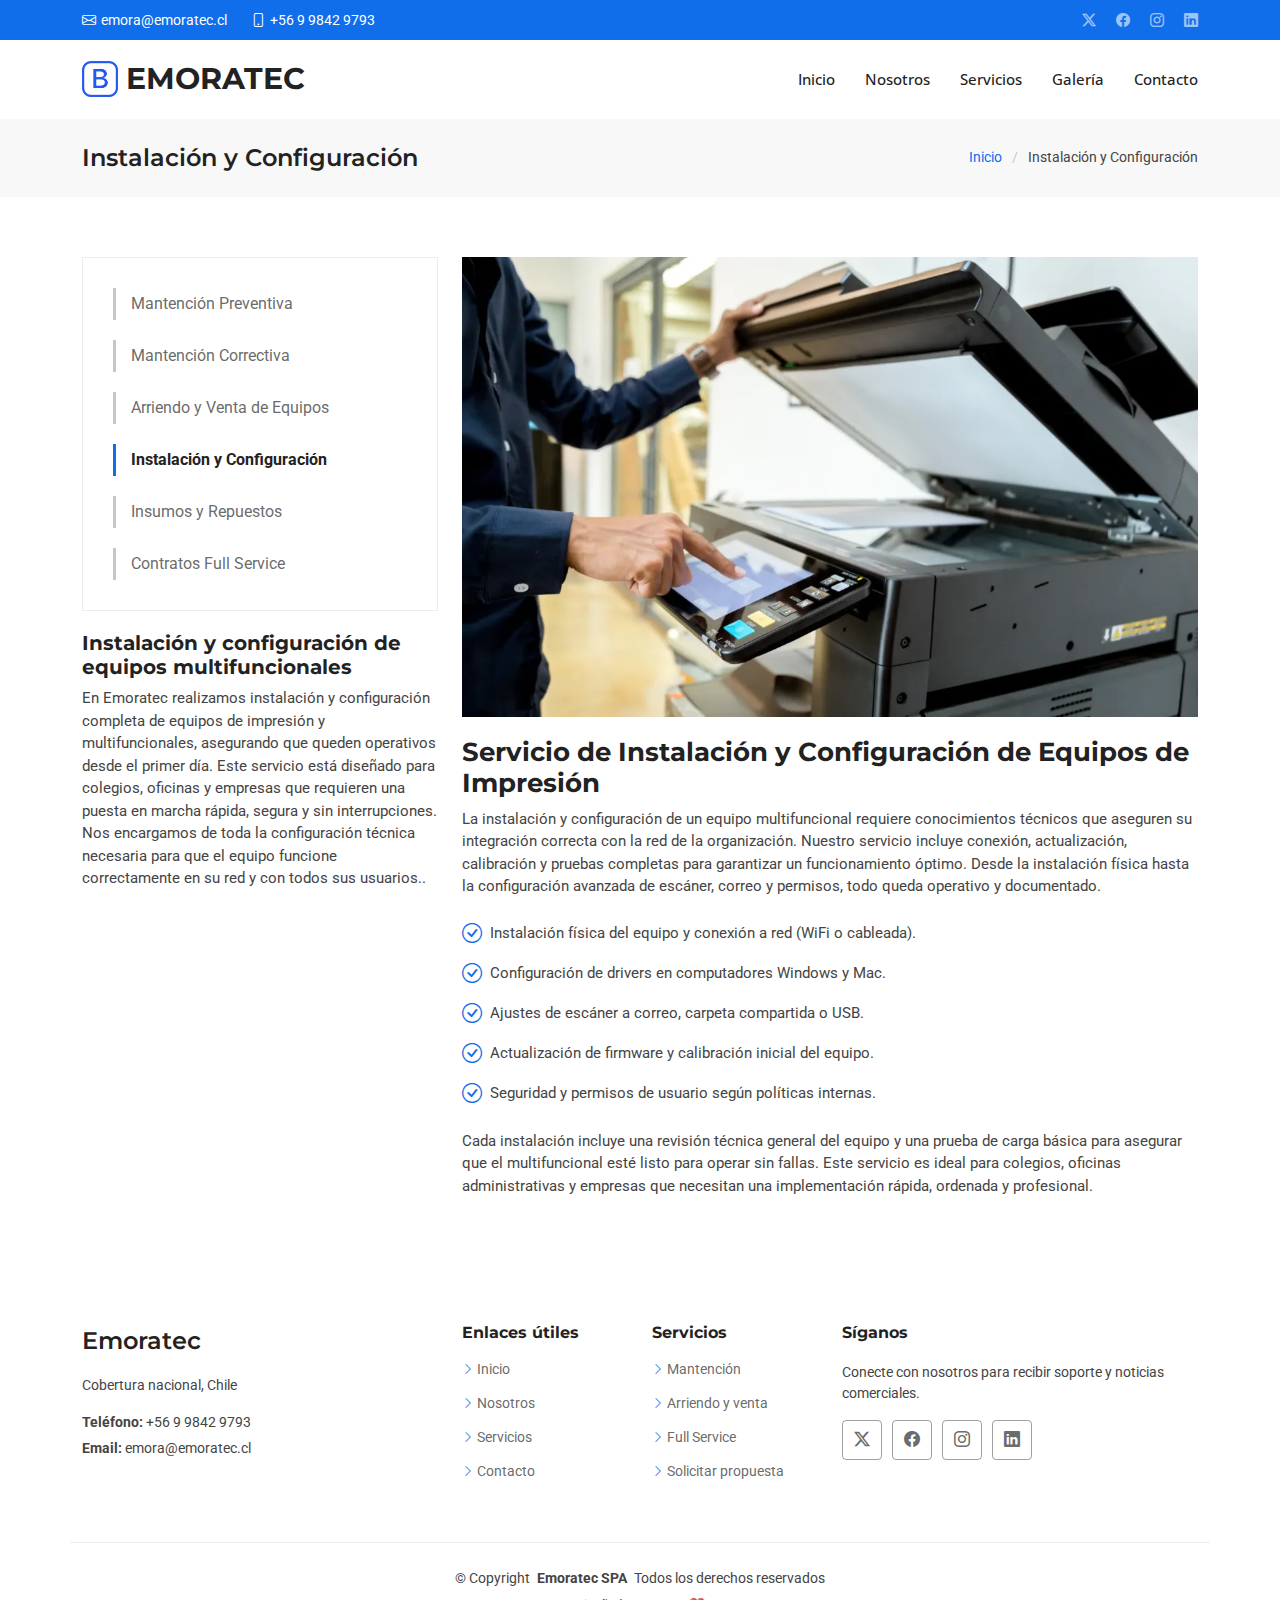
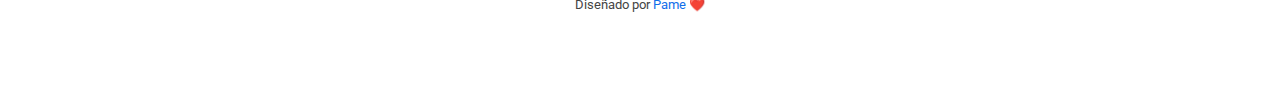
<file: service-instalacionYconf.html>
<!DOCTYPE html>
<html lang="es">
  <head>
    <meta charset="utf-8" />
    <meta content="width=device-width, initial-scale=1.0" name="viewport" />
    <title>Instalación y Configuración | EMORATEC</title>
    <meta
      name="Servicio profesional de instalación y configuración de impresoras y equipos multifuncionales en colegios, empresas y oficinas. Incluye conexión a red, drivers, escáner a correo o carpeta, y pruebas completas de funcionamiento."
      content=""
    />
    <meta
      name="keywords"
      content="instalación de impresoras, configuración de equipos multifuncionales, set up de impresoras, instalación Ricoh, instalación Kyocera, escáner a correo, configuración en red, emoratec"
    />

    <!-- Favicons -->
    <link href="assets/img/favicon.png" rel="icon" />
    <link href="assets/img/apple-touch-icon.png" rel="apple-touch-icon" />

    <!-- Fonts -->
    <link href="https://fonts.googleapis.com" rel="preconnect" />
    <link href="https://fonts.gstatic.com" rel="preconnect" crossorigin />
    <link
      href="https://fonts.googleapis.com/css2?family=Roboto:ital,wght@0,100;0,300;0,400;0,500;0,700;0,900;1,100;1,300;1,400;1,500;1,700;1,900&family=Open+Sans:ital,wght@0,300;0,400;0,500;0,600;0,700;0,800;1,300;1,400;1,500;1,600;1,700;1,800&family=Montserrat:ital,wght@0,100;0,200;0,300;0,400;0,500;0,600;0,700;0,800;0,900;1,100;1,200;1,300;1,400;1,500;1,600;1,700;1,800;1,900&display=swap"
      rel="stylesheet"
    />

    <!-- Vendor CSS Files -->
    <link
      href="assets/vendor/bootstrap/css/bootstrap.min.css"
      rel="stylesheet"
    />
    <link
      href="assets/vendor/bootstrap-icons/bootstrap-icons.css"
      rel="stylesheet"
    />
    <link href="assets/vendor/aos/aos.css" rel="stylesheet" />
    <link
      href="assets/vendor/glightbox/css/glightbox.min.css"
      rel="stylesheet"
    />
    <link href="assets/vendor/swiper/swiper-bundle.min.css" rel="stylesheet" />

    <!-- Main CSS File -->
    <link href="assets/css/main.css" rel="stylesheet" />
  </head>

  <body class="service-details-page">
    <header id="header" class="header sticky-top">
      <div class="topbar d-flex align-items-center">
        <div
          class="container d-flex justify-content-center justify-content-md-between"
        >
          <div class="contact-info d-flex align-items-center">
            <i class="bi bi-envelope d-flex align-items-center"
              ><a href="mailto:contact@example.com">emora@emoratec.cl</a></i
            >
            <i class="bi bi-phone d-flex align-items-center ms-4"
              ><span>+56 9 9842 9793</span></i
            >
          </div>
          <div class="social-links d-none d-md-flex align-items-center">
            <a href="#" class="twitter"><i class="bi bi-twitter-x"></i></a>
            <a href="#" class="facebook"><i class="bi bi-facebook"></i></a>
            <a href="https://www.instagram.com/emoratec/" class="instagram"
              ><i class="bi bi-instagram"></i
            ></a>
            <a href="#" class="linkedin"><i class="bi bi-linkedin"></i></a>
          </div>
        </div>
      </div>
      <!-- End Top Bar -->

      <div class="branding d-flex align-items-cente">
        <div
          class="container position-relative d-flex align-items-center justify-content-between"
        >
          <a href="index.html" class="logo d-flex align-items-center">
            <img src="assets/img/logo.png" alt="" />
            <h1 class="sitename">EMORATEC</h1>
          </a>

          <nav id="navmenu" class="navmenu">
            <ul>
              <li><a href="index.html#hero">Inicio</a></li>
              <li><a href="index.html#about">Nosotros</a></li>
              <li><a href="index.html#services">Servicios</a></li>
              <li><a href="index.html#portfolio">Galería</a></li>
              <li><a href="index.html#contact">Contacto</a></li>
            </ul>
            <i class="mobile-nav-toggle d-xl-none bi bi-list"></i>
          </nav>
        </div>
      </div>
    </header>

    <main class="main">
      <!-- Page Title -->
      <div class="page-title" data-aos="fade">
        <div
          class="container d-lg-flex justify-content-between align-items-center"
        >
          <h1 class="mb-2 mb-lg-0">Instalación y Configuración</h1>
          <nav class="breadcrumbs">
            <ol>
              <li><a href="index.html">Inicio</a></li>
              <li class="current">Instalación y Configuración</li>
            </ol>
          </nav>
        </div>
      </div>
      <!-- End Page Title -->

      <!-- Service Details Section -->
      <section id="service-details" class="service-details section">
        <div class="container">
          <div class="row gy-4">
            <div class="col-lg-4" data-aos="fade-up" data-aos-delay="100">
              <div class="services-list">
                <a href="service-mpreventiva.html">Mantención Preventiva</a>
                <a href="service-mcorrectiva.html">Mantención Correctiva</a>
                <a href="service-arriendoYventa.html"
                  >Arriendo y Venta de Equipos</a
                >
                <a href="service-instalacionYconf.html" class="active"
                  >Instalación y Configuración</a
                >
                <a href="service-suministros.html">Insumos y Repuestos</a>
                <a href="service-contratoFull.html">Contratos Full Service</a>
              </div>

              <h4>Instalación y configuración de equipos multifuncionales</h4>
              <p>
                En Emoratec realizamos instalación y configuración completa de
                equipos de impresión y multifuncionales, asegurando que queden
                operativos desde el primer día. Este servicio está diseñado para
                colegios, oficinas y empresas que requieren una puesta en marcha
                rápida, segura y sin interrupciones. Nos encargamos de toda la
                configuración técnica necesaria para que el equipo funcione
                correctamente en su red y con todos sus usuarios..
              </p>
            </div>

            <div class="col-lg-8" data-aos="fade-up" data-aos-delay="200">
              <img
                src="assets/img/service-instalación.webp"
                alt="Mantención preventiva en equipos multifuncionales"
                class="img-fluid services-img"
              />
              <h3>
                Servicio de Instalación y Configuración de Equipos de Impresión
              </h3>
              <p>
                La instalación y configuración de un equipo multifuncional
                requiere conocimientos técnicos que aseguren su integración
                correcta con la red de la organización. Nuestro servicio incluye
                conexión, actualización, calibración y pruebas completas para
                garantizar un funcionamiento óptimo. Desde la instalación física
                hasta la configuración avanzada de escáner, correo y permisos,
                todo queda operativo y documentado.
              </p>
              <ul>
                <li>
                  <i class="bi bi-check-circle"></i>
                  <span
                    >Instalación física del equipo y conexión a red (WiFi o
                    cableada).</span
                  >
                </li>
                <li>
                  <i class="bi bi-check-circle"></i>
                  <span
                    >Configuración de drivers en computadores Windows y
                    Mac.</span
                  >
                </li>
                <li>
                  <i class="bi bi-check-circle"></i>
                  <span
                    >Ajustes de escáner a correo, carpeta compartida o
                    USB.</span
                  >
                </li>
                <li>
                  <i class="bi bi-check-circle"></i>
                  <span
                    >Actualización de firmware y calibración inicial del
                    equipo.</span
                  >
                </li>
                <li>
                  <i class="bi bi-check-circle"></i>
                  <span
                    >Seguridad y permisos de usuario según políticas
                    internas.</span
                  >
                </li>
              </ul>
              <p>
                Cada instalación incluye una revisión técnica general del equipo
                y una prueba de carga básica para asegurar que el multifuncional
                esté listo para operar sin fallas. Este servicio es ideal para
                colegios, oficinas administrativas y empresas que necesitan una
                implementación rápida, ordenada y profesional.
              </p>
            </div>
          </div>
        </div>
      </section>
      <!-- /Service Details Section -->
    </main>

    <footer id="footer" class="footer">
      <div class="container footer-top">
        <div class="row gy-4">
          <div class="col-lg-4 col-md-6 footer-about">
            <a href="index.html" class="d-flex align-items-center">
              <span class="sitename">Emoratec</span>
            </a>
            <div class="footer-contact pt-3">
              <p>Cobertura nacional, Chile</p>
              <p></p>
              <p class="mt-3">
                <strong>Teléfono:</strong> <span>+56 9 9842 9793</span>
              </p>
              <p><strong>Email:</strong> <span>emora@emoratec.cl</span></p>
            </div>
          </div>

          <div class="col-lg-2 col-md-3 footer-links">
            <h4>Enlaces útiles</h4>
            <ul>
              <li>
                <i class="bi bi-chevron-right"></i>
                <a href="index.html#hero">Inicio</a>
              </li>
              <li>
                <i class="bi bi-chevron-right"></i>
                <a href="index.html#about">Nosotros</a>
              </li>
              <li>
                <i class="bi bi-chevron-right"></i>
                <a href="index.html#services">Servicios</a>
              </li>
              <li>
                <i class="bi bi-chevron-right"></i>
                <a href="index.html#contact">Contacto</a>
              </li>
            </ul>
          </div>

          <div class="col-lg-2 col-md-3 footer-links">
            <h4>Servicios</h4>
            <ul>
              <li>
                <i class="bi bi-chevron-right"></i>
                <a href="index.html#services">Mantención</a>
              </li>
              <li>
                <i class="bi bi-chevron-right"></i>
                <a href="index.html#services">Arriendo y venta</a>
              </li>
              <li>
                <i class="bi bi-chevron-right"></i>
                <a href="index.html#services">Full Service</a>
              </li>
              <li>
                <i class="bi bi-chevron-right"></i>
                <a href="index.html#contact">Solicitar propuesta</a>
              </li>
            </ul>
          </div>

          <div class="col-lg-4 col-md-12">
            <h4>Síganos</h4>
            <p>
              Conecte con nosotros para recibir soporte y noticias comerciales.
            </p>
            <div class="social-links d-flex">
              <a href=""><i class="bi bi-twitter-x"></i></a>
              <a href=""><i class="bi bi-facebook"></i></a>
              <a href="https://www.instagram.com/emoratec/"
                ><i class="bi bi-instagram"></i
              ></a>
              <a href=""><i class="bi bi-linkedin"></i></a>
            </div>
          </div>
        </div>
      </div>

      <div class="container copyright text-center mt-4">
        <p>
          © <span>Copyright</span>
          <strong class="px-1 sitename">Emoratec SPA</strong>
          <span>Todos los derechos reservados</span>
        </p>
        <div class="credits">Diseñado por <a href="">Pame ❤️</a></div>
      </div>
    </footer>

    <!-- Scroll Top -->
    <a
      href="#"
      id="scroll-top"
      class="scroll-top d-flex align-items-center justify-content-center"
      ><i class="bi bi-arrow-up-short"></i
    ></a>

    <!-- Preloader -->
    <div id="preloader">
      <div></div>
      <div></div>
      <div></div>
      <div></div>
    </div>

    <!-- Vendor JS Files -->
    <script src="assets/vendor/bootstrap/js/bootstrap.bundle.min.js"></script>
    <script src="assets/vendor/php-email-form/validate.js"></script>
    <script src="assets/vendor/aos/aos.js"></script>
    <script src="assets/vendor/glightbox/js/glightbox.min.js"></script>
    <script src="assets/vendor/waypoints/noframework.waypoints.js"></script>
    <script src="assets/vendor/purecounter/purecounter_vanilla.js"></script>
    <script src="assets/vendor/swiper/swiper-bundle.min.js"></script>
    <script src="assets/vendor/imagesloaded/imagesloaded.pkgd.min.js"></script>
    <script src="assets/vendor/isotope-layout/isotope.pkgd.min.js"></script>

    <!-- Main JS File -->
    <script src="assets/js/main.js"></script>
  </body>
</html>
</file>
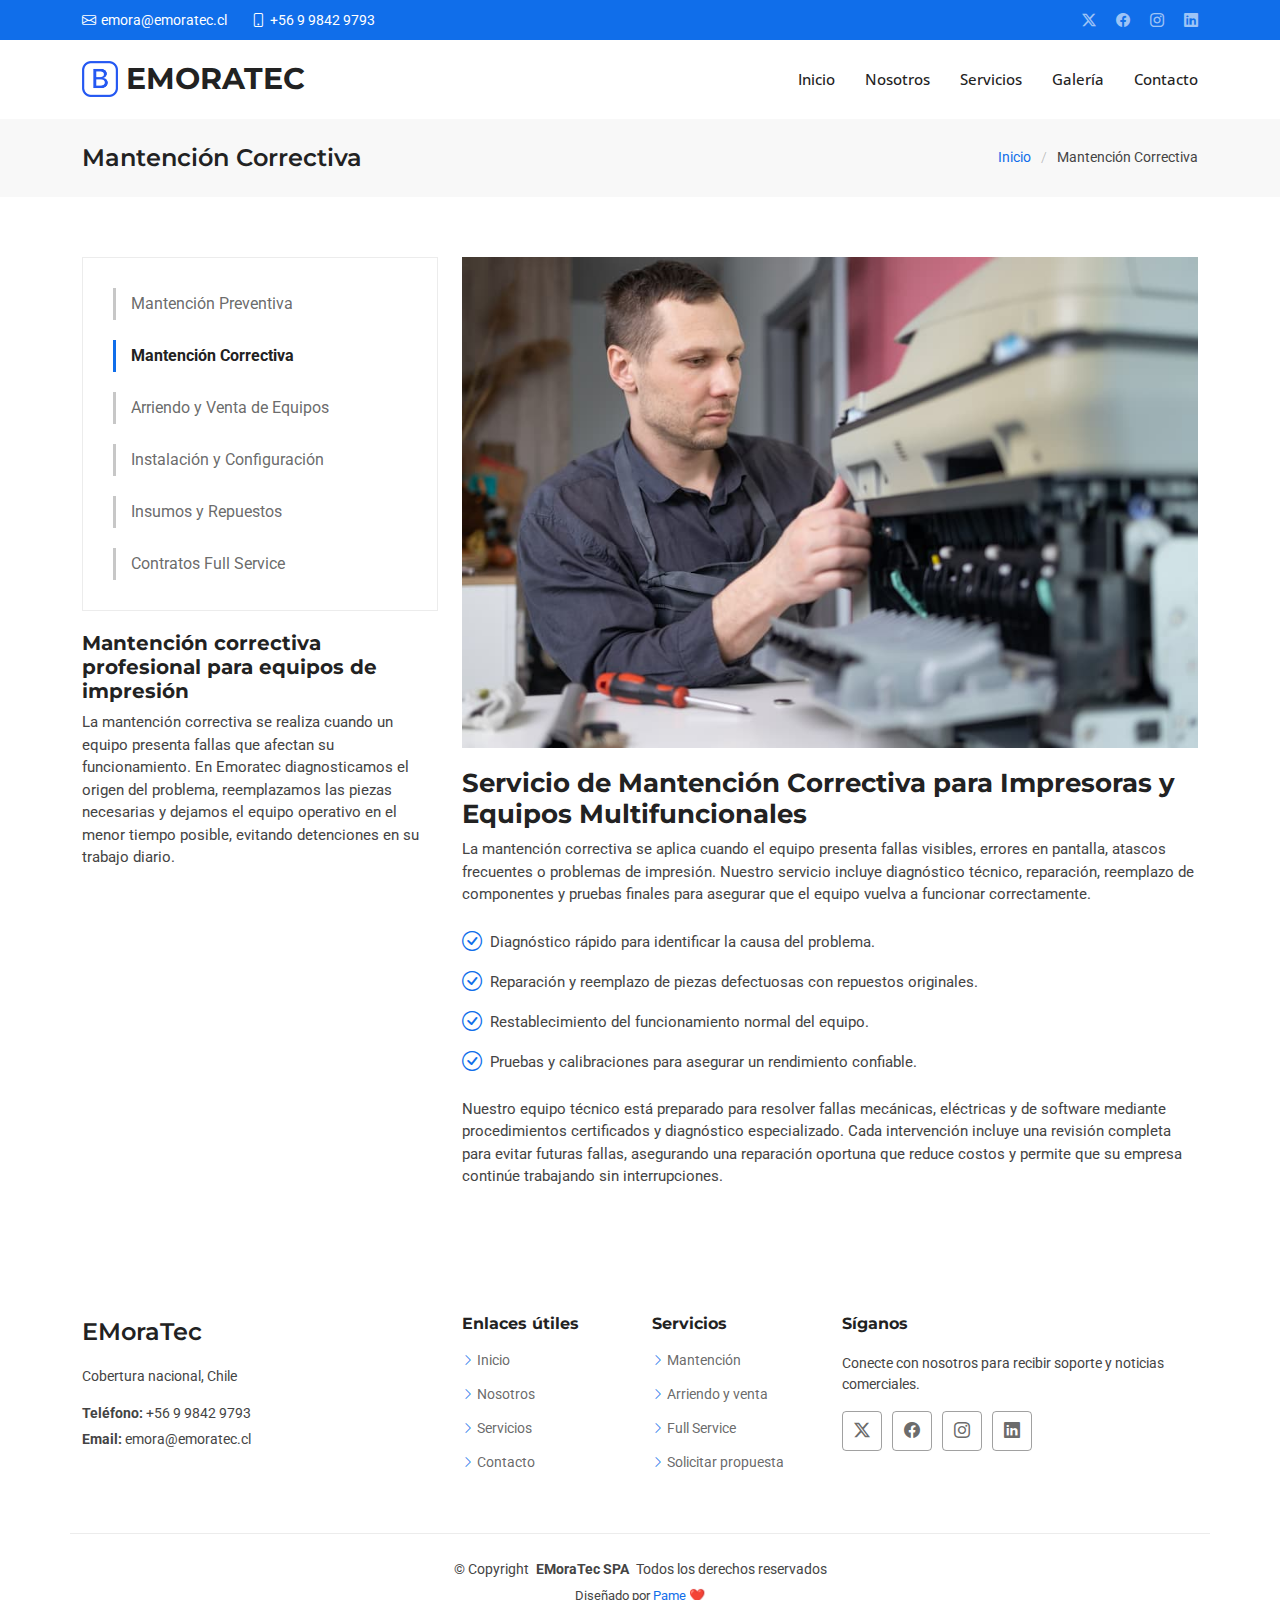
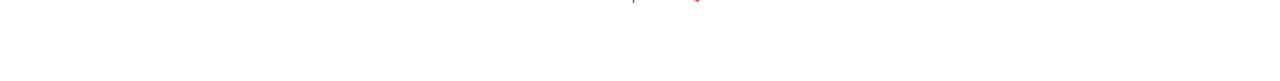
<file: service-mcorrectiva.html>
<!DOCTYPE html>
<html lang="es">
  <head>
    <meta charset="utf-8" />
    <meta content="width=device-width, initial-scale=1.0" name="viewport" />
    <title>Mantención Correctiva | EMORATEC</title>
    <meta
      name="description"
      content="Servicio de mantención correctiva para impresoras y equipos multifuncionales. Diagnóstico, reparación y reemplazo de piezas para restaurar el funcionamiento del equipo."
    />

    <meta
      name="keywords"
      content="mantención preventiva, multifuncionales, impresoras, servicio técnico, mantenimiento, soporte"
    />

    <!-- Favicons -->
    <link href="assets/img/favicon.png" rel="icon" />
    <link href="assets/img/apple-touch-icon.png" rel="apple-touch-icon" />

    <!-- Fonts -->
    <link href="https://fonts.googleapis.com" rel="preconnect" />
    <link href="https://fonts.gstatic.com" rel="preconnect" crossorigin />
    <link
      href="https://fonts.googleapis.com/css2?family=Roboto:ital,wght@0,100;0,300;0,400;0,500;0,700;0,900;1,100;1,300;1,400;1,500;1,700;1,900&family=Open+Sans:ital,wght@0,300;0,400;0,500;0,600;0,700;0,800;1,300;1,400;1,500;1,600;1,700;1,800&family=Montserrat:ital,wght@0,100;0,200;0,300;0,400;0,500;0,600;0,700;0,800;0,900;1,100;1,200;1,300;1,400;1,500;1,600;1,700;1,800;1,900&display=swap"
      rel="stylesheet"
    />

    <!-- Vendor CSS Files -->
    <link
      href="assets/vendor/bootstrap/css/bootstrap.min.css"
      rel="stylesheet"
    />
    <link
      href="assets/vendor/bootstrap-icons/bootstrap-icons.css"
      rel="stylesheet"
    />
    <link href="assets/vendor/aos/aos.css" rel="stylesheet" />
    <link
      href="assets/vendor/glightbox/css/glightbox.min.css"
      rel="stylesheet"
    />
    <link href="assets/vendor/swiper/swiper-bundle.min.css" rel="stylesheet" />

    <!-- Main CSS File -->
    <link href="assets/css/main.css" rel="stylesheet" />
  </head>

  <body class="service-details-page">
    <header id="header" class="header sticky-top">
      <div class="topbar d-flex align-items-center">
        <div
          class="container d-flex justify-content-center justify-content-md-between"
        >
          <div class="contact-info d-flex align-items-center">
            <i class="bi bi-envelope d-flex align-items-center"
              ><a href="mailto:contact@example.com">emora@emoratec.cl</a></i
            >
            <i class="bi bi-phone d-flex align-items-center ms-4"
              ><span>+56 9 9842 9793</span></i
            >
          </div>
          <div class="social-links d-none d-md-flex align-items-center">
            <a href="#" class="twitter"><i class="bi bi-twitter-x"></i></a>
            <a href="#" class="facebook"><i class="bi bi-facebook"></i></a>
            <a href="https://www.instagram.com/emoratec/" class="instagram"
              ><i class="bi bi-instagram"></i
            ></a>
            <a href="#" class="linkedin"><i class="bi bi-linkedin"></i></a>
          </div>
        </div>
      </div>
      <!-- End Top Bar -->

      <div class="branding d-flex align-items-cente">
        <div
          class="container position-relative d-flex align-items-center justify-content-between"
        >
          <a href="index.html" class="logo d-flex align-items-center">
            <img src="assets/img/logo.png" alt="" />
            <h1 class="sitename">EMORATEC</h1>
          </a>

          <nav id="navmenu" class="navmenu">
            <ul>
              <li><a href="index.html#hero">Inicio</a></li>
              <li><a href="index.html#about">Nosotros</a></li>
              <li><a href="index.html#services">Servicios</a></li>
              <li><a href="index.html#portfolio">Galería</a></li>
              <li><a href="index.html#contact">Contacto</a></li>
            </ul>
            <i class="mobile-nav-toggle d-xl-none bi bi-list"></i>
          </nav>
        </div>
      </div>
    </header>

    <main class="main">
      <!-- Page Title -->
      <div class="page-title" data-aos="fade">
        <div
          class="container d-lg-flex justify-content-between align-items-center"
        >
          <h1 class="mb-2 mb-lg-0">Mantención Correctiva</h1>
          <nav class="breadcrumbs">
            <ol>
              <li><a href="index.html">Inicio</a></li>
              <li class="current">Mantención Correctiva</li>
            </ol>
          </nav>
        </div>
      </div>
      <!-- End Page Title -->

      <!-- Service Details Section -->
      <section id="service-details" class="service-details section">
        <div class="container">
          <div class="row gy-4">
            <div class="col-lg-4" data-aos="fade-up" data-aos-delay="100">
              <div class="services-list">
                <a href="service-mpreventiva.html">Mantención Preventiva</a>
                <a href="service-mcorrectiva.html" class="active"
                  >Mantención Correctiva</a
                >
                <a href="service-arriendoYventa.html"
                  >Arriendo y Venta de Equipos</a
                >
                <a href="service-instalacionYconf.html"
                  >Instalación y Configuración</a
                >
                <a href="service-suministros.html">Insumos y Repuestos</a>
                <a href="service-contratoFull.html">Contratos Full Service</a>
              </div>

              <h4>
                Mantención correctiva profesional para equipos de impresión
              </h4>
              <p>
                La mantención correctiva se realiza cuando un equipo presenta
                fallas que afectan su funcionamiento. En Emoratec diagnosticamos
                el origen del problema, reemplazamos las piezas necesarias y
                dejamos el equipo operativo en el menor tiempo posible, evitando
                detenciones en su trabajo diario.
              </p>
            </div>

            <div class="col-lg-8" data-aos="fade-up" data-aos-delay="200">
              <img
                src="assets/img/service-mc.jpg"
                alt="Mantención correctiva en equipos multifuncionales"
                class="img-fluid services-img"
              />
              <h3>
                Servicio de Mantención Correctiva para Impresoras y Equipos
                Multifuncionales
              </h3>

              <p>
                La mantención correctiva se aplica cuando el equipo presenta
                fallas visibles, errores en pantalla, atascos frecuentes o
                problemas de impresión. Nuestro servicio incluye diagnóstico
                técnico, reparación, reemplazo de componentes y pruebas finales
                para asegurar que el equipo vuelva a funcionar correctamente.
              </p>

              <ul>
                <li>
                  <i class="bi bi-check-circle"></i>
                  <span
                    >Diagnóstico rápido para identificar la causa del
                    problema.</span
                  >
                </li>
                <li>
                  <i class="bi bi-check-circle"></i>
                  <span
                    >Reparación y reemplazo de piezas defectuosas con repuestos
                    originales.</span
                  >
                </li>
                <li>
                  <i class="bi bi-check-circle"></i>
                  <span
                    >Restablecimiento del funcionamiento normal del
                    equipo.</span
                  >
                </li>
                <li>
                  <i class="bi bi-check-circle"></i>
                  <span
                    >Pruebas y calibraciones para asegurar un rendimiento
                    confiable.</span
                  >
                </li>
              </ul>

              <p>
                Nuestro equipo técnico está preparado para resolver fallas
                mecánicas, eléctricas y de software mediante procedimientos
                certificados y diagnóstico especializado. Cada intervención
                incluye una revisión completa para evitar futuras fallas,
                asegurando una reparación oportuna que reduce costos y permite
                que su empresa continúe trabajando sin interrupciones.
              </p>
            </div>
          </div>
        </div>
      </section>
      <!-- /Service Details Section -->
    </main>

    <footer id="footer" class="footer">
      <div class="container footer-top">
        <div class="row gy-4">
          <div class="col-lg-4 col-md-6 footer-about">
            <a href="index.html" class="d-flex align-items-center">
              <span class="sitename">EMoraTec</span>
            </a>
            <div class="footer-contact pt-3">
              <p>Cobertura nacional, Chile</p>
              <p></p>
              <p class="mt-3">
                <strong>Teléfono:</strong> <span>+56 9 9842 9793</span>
              </p>
              <p><strong>Email:</strong> <span>emora@emoratec.cl</span></p>
            </div>
          </div>

          <div class="col-lg-2 col-md-3 footer-links">
            <h4>Enlaces útiles</h4>
            <ul>
              <li>
                <i class="bi bi-chevron-right"></i>
                <a href="index.html#hero">Inicio</a>
              </li>
              <li>
                <i class="bi bi-chevron-right"></i>
                <a href="index.html#about">Nosotros</a>
              </li>
              <li>
                <i class="bi bi-chevron-right"></i>
                <a href="index.html#services">Servicios</a>
              </li>
              <li>
                <i class="bi bi-chevron-right"></i>
                <a href="index.html#contact">Contacto</a>
              </li>
            </ul>
          </div>

          <div class="col-lg-2 col-md-3 footer-links">
            <h4>Servicios</h4>
            <ul>
              <li>
                <i class="bi bi-chevron-right"></i>
                <a href="index.html#services">Mantención</a>
              </li>
              <li>
                <i class="bi bi-chevron-right"></i>
                <a href="index.html#services">Arriendo y venta</a>
              </li>
              <li>
                <i class="bi bi-chevron-right"></i>
                <a href="index.html#services">Full Service</a>
              </li>
              <li>
                <i class="bi bi-chevron-right"></i>
                <a href="index.html#contact">Solicitar propuesta</a>
              </li>
            </ul>
          </div>

          <div class="col-lg-4 col-md-12">
            <h4>Síganos</h4>
            <p>
              Conecte con nosotros para recibir soporte y noticias comerciales.
            </p>
            <div class="social-links d-flex">
              <a href=""><i class="bi bi-twitter-x"></i></a>
              <a href=""><i class="bi bi-facebook"></i></a>
              <a href="https://www.instagram.com/emoratec/"
                ><i class="bi bi-instagram"></i
              ></a>
              <a href=""><i class="bi bi-linkedin"></i></a>
            </div>
          </div>
        </div>
      </div>

      <div class="container copyright text-center mt-4">
        <p>
          © <span>Copyright</span>
          <strong class="px-1 sitename">EMoraTec SPA</strong>
          <span>Todos los derechos reservados</span>
        </p>
        <div class="credits">Diseñado por <a href="">Pame ❤️</a></div>
      </div>
    </footer>

    <!-- Scroll Top -->
    <a
      href="#"
      id="scroll-top"
      class="scroll-top d-flex align-items-center justify-content-center"
      ><i class="bi bi-arrow-up-short"></i
    ></a>

    <!-- Preloader -->
    <div id="preloader">
      <div></div>
      <div></div>
      <div></div>
      <div></div>
    </div>

    <!-- Vendor JS Files -->
    <script src="assets/vendor/bootstrap/js/bootstrap.bundle.min.js"></script>
    <script src="assets/vendor/php-email-form/validate.js"></script>
    <script src="assets/vendor/aos/aos.js"></script>
    <script src="assets/vendor/glightbox/js/glightbox.min.js"></script>
    <script src="assets/vendor/waypoints/noframework.waypoints.js"></script>
    <script src="assets/vendor/purecounter/purecounter_vanilla.js"></script>
    <script src="assets/vendor/swiper/swiper-bundle.min.js"></script>
    <script src="assets/vendor/imagesloaded/imagesloaded.pkgd.min.js"></script>
    <script src="assets/vendor/isotope-layout/isotope.pkgd.min.js"></script>

    <!-- Main JS File -->
    <script src="assets/js/main.js"></script>
  </body>
</html>
</file>
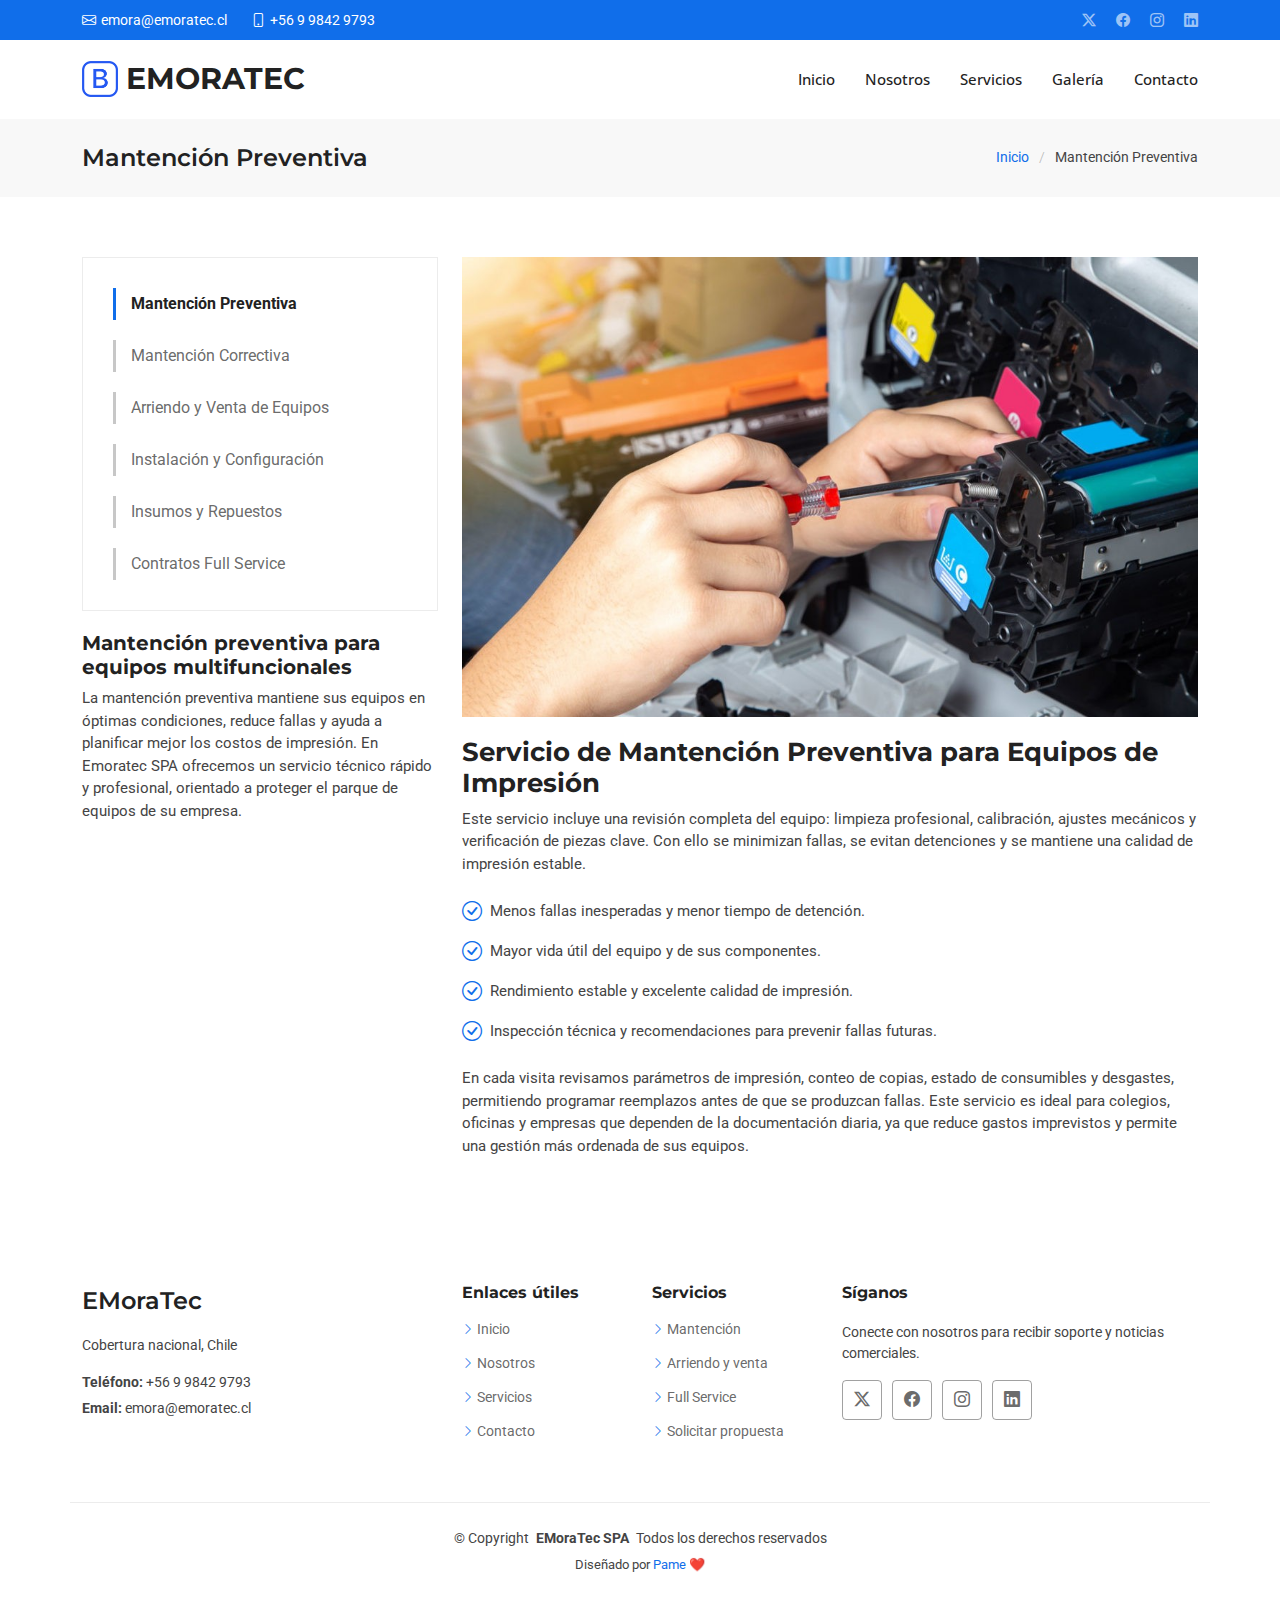
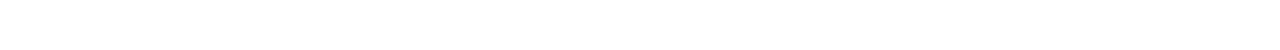
<file: service-mpreventiva.html>
<!DOCTYPE html>
<html lang="es">
  <head>
    <meta charset="utf-8" />
    <meta content="width=device-width, initial-scale=1.0" name="viewport" />
    <title>Mantención Preventiva| EMORATEC</title>
    <meta
      name="description"
      content="Servicio de mantención preventiva para impresoras y equipos multifuncionales, pensado para asegurar la continuidad operativa y el mejor rendimiento de sus equipos."
    />

    <meta
      name="keywords"
      content="mantención preventiva, multifuncionales, impresoras, servicio técnico, mantenimiento, soporte"
    />

    <!-- Favicons -->
    <link href="assets/img/favicon.png" rel="icon" />
    <link href="assets/img/apple-touch-icon.png" rel="apple-touch-icon" />

    <!-- Fonts -->
    <link href="https://fonts.googleapis.com" rel="preconnect" />
    <link href="https://fonts.gstatic.com" rel="preconnect" crossorigin />
    <link
      href="https://fonts.googleapis.com/css2?family=Roboto:ital,wght@0,100;0,300;0,400;0,500;0,700;0,900;1,100;1,300;1,400;1,500;1,700;1,900&family=Open+Sans:ital,wght@0,300;0,400;0,500;0,600;0,700;0,800;1,300;1,400;1,500;1,600;1,700;1,800&family=Montserrat:ital,wght@0,100;0,200;0,300;0,400;0,500;0,600;0,700;0,800;0,900;1,100;1,200;1,300;1,400;1,500;1,600;1,700;1,800;1,900&display=swap"
      rel="stylesheet"
    />

    <!-- Vendor CSS Files -->
    <link
      href="assets/vendor/bootstrap/css/bootstrap.min.css"
      rel="stylesheet"
    />
    <link
      href="assets/vendor/bootstrap-icons/bootstrap-icons.css"
      rel="stylesheet"
    />
    <link href="assets/vendor/aos/aos.css" rel="stylesheet" />
    <link
      href="assets/vendor/glightbox/css/glightbox.min.css"
      rel="stylesheet"
    />
    <link href="assets/vendor/swiper/swiper-bundle.min.css" rel="stylesheet" />

    <!-- Main CSS File -->
    <link href="assets/css/main.css" rel="stylesheet" />
  </head>

  <body class="service-details-page">
    <header id="header" class="header sticky-top">
      <div class="topbar d-flex align-items-center">
        <div
          class="container d-flex justify-content-center justify-content-md-between"
        >
          <div class="contact-info d-flex align-items-center">
            <i class="bi bi-envelope d-flex align-items-center"
              ><a href="mailto:contact@example.com">emora@emoratec.cl</a></i
            >
            <i class="bi bi-phone d-flex align-items-center ms-4"
              ><span>+56 9 9842 9793</span></i
            >
          </div>
          <div class="social-links d-none d-md-flex align-items-center">
            <a href="#" class="twitter"><i class="bi bi-twitter-x"></i></a>
            <a href="#" class="facebook"><i class="bi bi-facebook"></i></a>
            <a href="https://www.instagram.com/emoratec/" class="instagram"
              ><i class="bi bi-instagram"></i
            ></a>
            <a href="#" class="linkedin"><i class="bi bi-linkedin"></i></a>
          </div>
        </div>
      </div>
      <!-- End Top Bar -->

      <div class="branding d-flex align-items-cente">
        <div
          class="container position-relative d-flex align-items-center justify-content-between"
        >
          <a href="index.html" class="logo d-flex align-items-center">
            <img src="assets/img/logo.png" alt="" />
            <h1 class="sitename">EMORATEC</h1>
          </a>

          <nav id="navmenu" class="navmenu">
            <ul>
              <li><a href="index.html#hero">Inicio</a></li>
              <li><a href="index.html#about">Nosotros</a></li>
              <li><a href="index.html#services">Servicios</a></li>
              <li><a href="index.html#portfolio">Galería</a></li>
              <li><a href="index.html#contact">Contacto</a></li>
            </ul>
            <i class="mobile-nav-toggle d-xl-none bi bi-list"></i>
          </nav>
        </div>
      </div>
    </header>

    <main class="main">
      <!-- Page Title -->
      <div class="page-title" data-aos="fade">
        <div
          class="container d-lg-flex justify-content-between align-items-center"
        >
          <h1 class="mb-2 mb-lg-0">Mantención Preventiva</h1>
          <nav class="breadcrumbs">
            <ol>
              <li><a href="index.html">Inicio</a></li>
              <li class="current">Mantención Preventiva</li>
            </ol>
          </nav>
        </div>
      </div>
      <!-- End Page Title -->

      <!-- Service Details Section -->
      <section id="service-details" class="service-details section">
        <div class="container">
          <div class="row gy-4">
            <div class="col-lg-4" data-aos="fade-up" data-aos-delay="100">
              <div class="services-list">
                <a href="service-mpreventiva.html" class="active"
                  >Mantención Preventiva</a
                >
                <a href="service-mcorrectiva.html">Mantención Correctiva</a>
                <a href="service-arriendoYventa.html"
                  >Arriendo y Venta de Equipos</a
                >
                <a href="service-instalacionYconf.html"
                  >Instalación y Configuración</a
                >
                <a href="service-suministros.html">Insumos y Repuestos</a>
                <a href="service-contratoFull.html">Contratos Full Service</a>
              </div>

              <h4>Mantención preventiva para equipos multifuncionales</h4>
              <p>
                La mantención preventiva mantiene sus equipos en óptimas
                condiciones, reduce fallas y ayuda a planificar mejor los costos
                de impresión. En Emoratec SPA ofrecemos un servicio técnico
                rápido y profesional, orientado a proteger el parque de equipos
                de su empresa.
              </p>
            </div>

            <div class="col-lg-8" data-aos="fade-up" data-aos-delay="200">
              <img
                src="assets/img/service-mp.jpg"
                alt="Mantención preventiva en equipos multifuncionales"
                class="img-fluid services-img"
              />
              <h3>
                Servicio de Mantención Preventiva para Equipos de Impresión
              </h3>
              <p>
                Este servicio incluye una revisión completa del equipo: limpieza
                profesional, calibración, ajustes mecánicos y verificación de
                piezas clave. Con ello se minimizan fallas, se evitan
                detenciones y se mantiene una calidad de impresión estable.
              </p>

              <ul>
                <li>
                  <i class="bi bi-check-circle"></i>
                  <span
                    >Menos fallas inesperadas y menor tiempo de detención.</span
                  >
                </li>
                <li>
                  <i class="bi bi-check-circle"></i>
                  <span>Mayor vida útil del equipo y de sus componentes.</span>
                </li>
                <li>
                  <i class="bi bi-check-circle"></i>
                  <span
                    >Rendimiento estable y excelente calidad de impresión.</span
                  >
                </li>
                <li>
                  <i class="bi bi-check-circle"></i>
                  <span>
                    Inspección técnica y recomendaciones para prevenir fallas
                    futuras.
                  </span>
                </li>
              </ul>

              <p>
                En cada visita revisamos parámetros de impresión, conteo de
                copias, estado de consumibles y desgastes, permitiendo programar
                reemplazos antes de que se produzcan fallas. Este servicio es
                ideal para colegios, oficinas y empresas que dependen de la
                documentación diaria, ya que reduce gastos imprevistos y permite
                una gestión más ordenada de sus equipos.
              </p>
            </div>
          </div>
        </div>
      </section>
      <!-- /Service Details Section -->
    </main>

    <footer id="footer" class="footer">
      <div class="container footer-top">
        <div class="row gy-4">
          <div class="col-lg-4 col-md-6 footer-about">
            <a href="index.html" class="d-flex align-items-center">
              <span class="sitename">EMoraTec</span>
            </a>
            <div class="footer-contact pt-3">
              <p>Cobertura nacional, Chile</p>
              <p></p>
              <p class="mt-3">
                <strong>Teléfono:</strong> <span>+56 9 9842 9793</span>
              </p>
              <p><strong>Email:</strong> <span>emora@emoratec.cl</span></p>
            </div>
          </div>

          <div class="col-lg-2 col-md-3 footer-links">
            <h4>Enlaces útiles</h4>
            <ul>
              <li>
                <i class="bi bi-chevron-right"></i>
                <a href="index.html#hero">Inicio</a>
              </li>
              <li>
                <i class="bi bi-chevron-right"></i>
                <a href="index.html#about">Nosotros</a>
              </li>
              <li>
                <i class="bi bi-chevron-right"></i>
                <a href="index.html#services">Servicios</a>
              </li>
              <li>
                <i class="bi bi-chevron-right"></i>
                <a href="index.html#contact">Contacto</a>
              </li>
            </ul>
          </div>

          <div class="col-lg-2 col-md-3 footer-links">
            <h4>Servicios</h4>
            <ul>
              <li>
                <i class="bi bi-chevron-right"></i>
                <a href="index.html#services">Mantención</a>
              </li>
              <li>
                <i class="bi bi-chevron-right"></i>
                <a href="index.html#services">Arriendo y venta</a>
              </li>
              <li>
                <i class="bi bi-chevron-right"></i>
                <a href="index.html#services">Full Service</a>
              </li>
              <li>
                <i class="bi bi-chevron-right"></i>
                <a href="index.html#contact">Solicitar propuesta</a>
              </li>
            </ul>
          </div>

          <div class="col-lg-4 col-md-12">
            <h4>Síganos</h4>
            <p>
              Conecte con nosotros para recibir soporte y noticias comerciales.
            </p>
            <div class="social-links d-flex">
              <a href=""><i class="bi bi-twitter-x"></i></a>
              <a href=""><i class="bi bi-facebook"></i></a>
              <a href="https://www.instagram.com/emoratec/"
                ><i class="bi bi-instagram"></i
              ></a>
              <a href=""><i class="bi bi-linkedin"></i></a>
            </div>
          </div>
        </div>
      </div>

      <div class="container copyright text-center mt-4">
        <p>
          © <span>Copyright</span>
          <strong class="px-1 sitename">EMoraTec SPA</strong>
          <span>Todos los derechos reservados</span>
        </p>
        <div class="credits">Diseñado por <a href="">Pame ❤️</a></div>
      </div>
    </footer>

    <!-- Scroll Top -->
    <a
      href="#"
      id="scroll-top"
      class="scroll-top d-flex align-items-center justify-content-center"
      ><i class="bi bi-arrow-up-short"></i
    ></a>

    <!-- Preloader -->
    <div id="preloader">
      <div></div>
      <div></div>
      <div></div>
      <div></div>
    </div>

    <!-- Vendor JS Files -->
    <script src="assets/vendor/bootstrap/js/bootstrap.bundle.min.js"></script>
    <script src="assets/vendor/php-email-form/validate.js"></script>
    <script src="assets/vendor/aos/aos.js"></script>
    <script src="assets/vendor/glightbox/js/glightbox.min.js"></script>
    <script src="assets/vendor/waypoints/noframework.waypoints.js"></script>
    <script src="assets/vendor/purecounter/purecounter_vanilla.js"></script>
    <script src="assets/vendor/swiper/swiper-bundle.min.js"></script>
    <script src="assets/vendor/imagesloaded/imagesloaded.pkgd.min.js"></script>
    <script src="assets/vendor/isotope-layout/isotope.pkgd.min.js"></script>

    <!-- Main JS File -->
    <script src="assets/js/main.js"></script>
  </body>
</html>
</file>
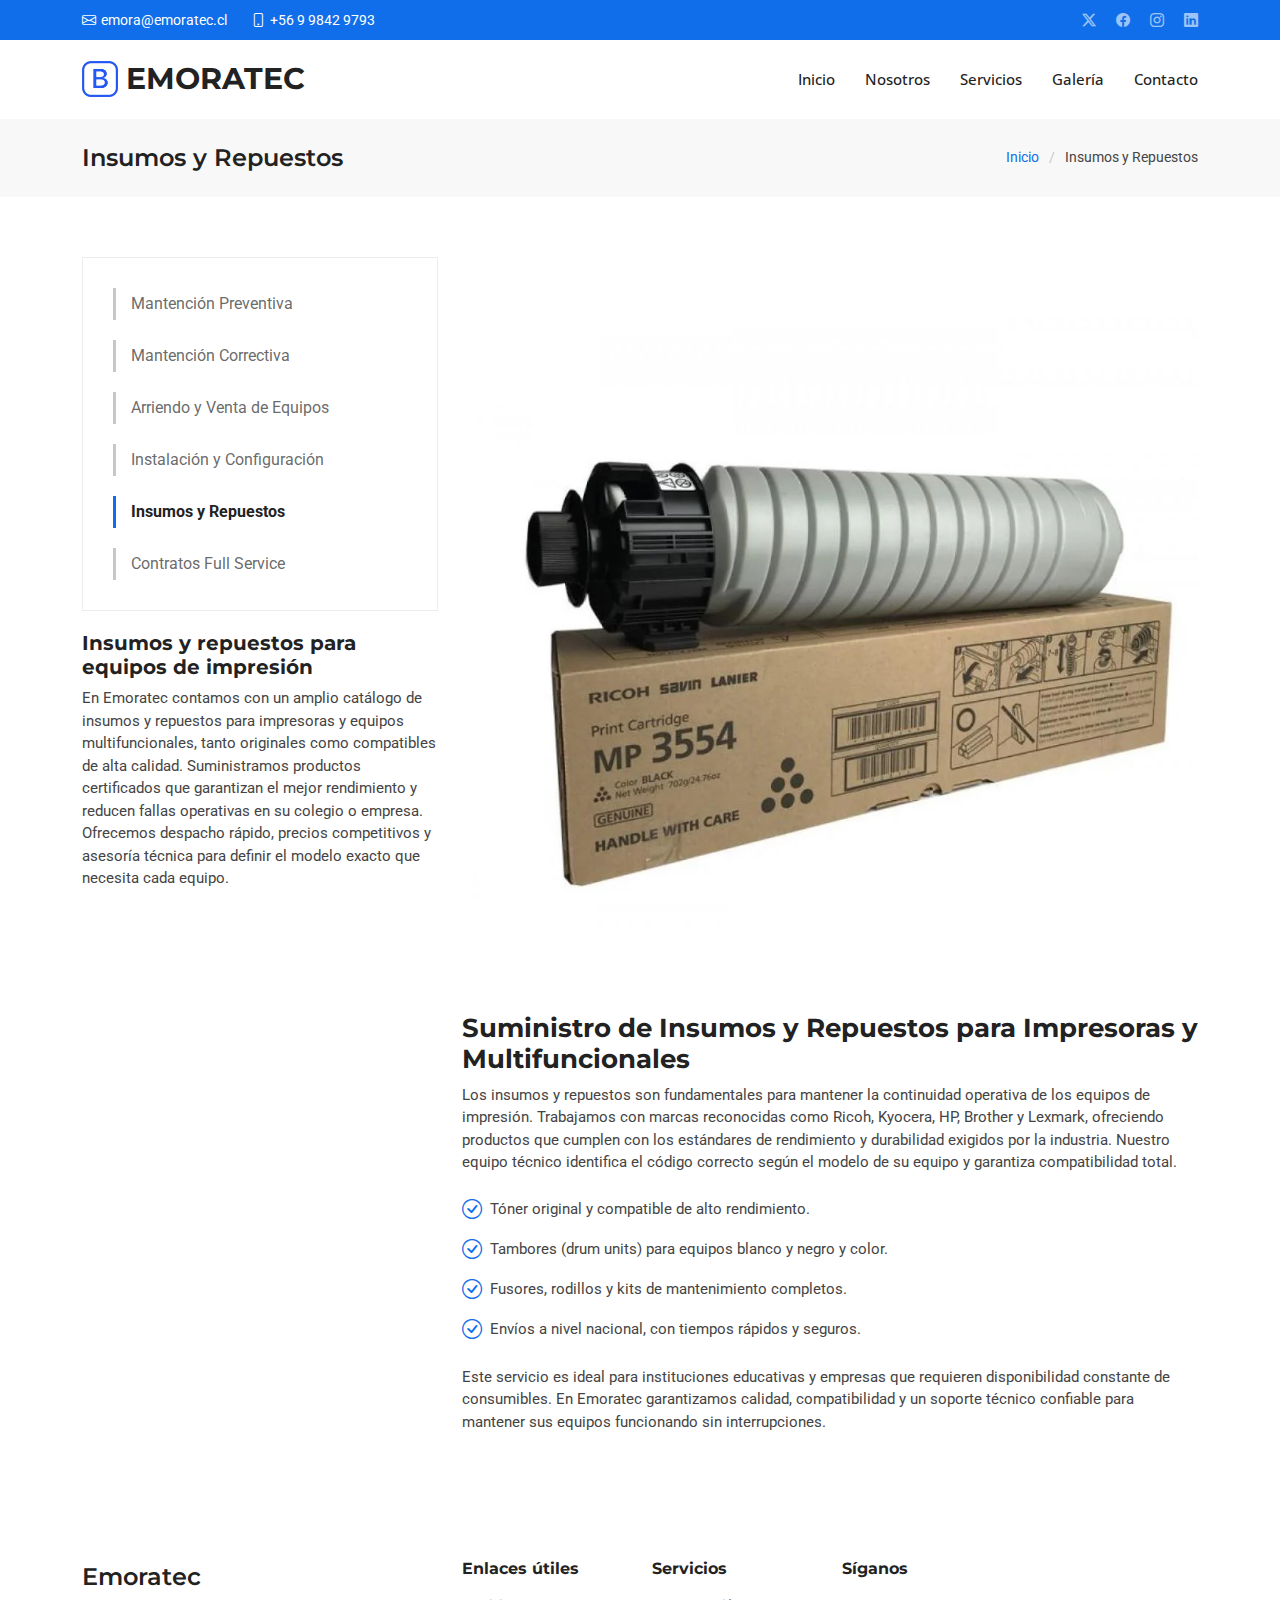
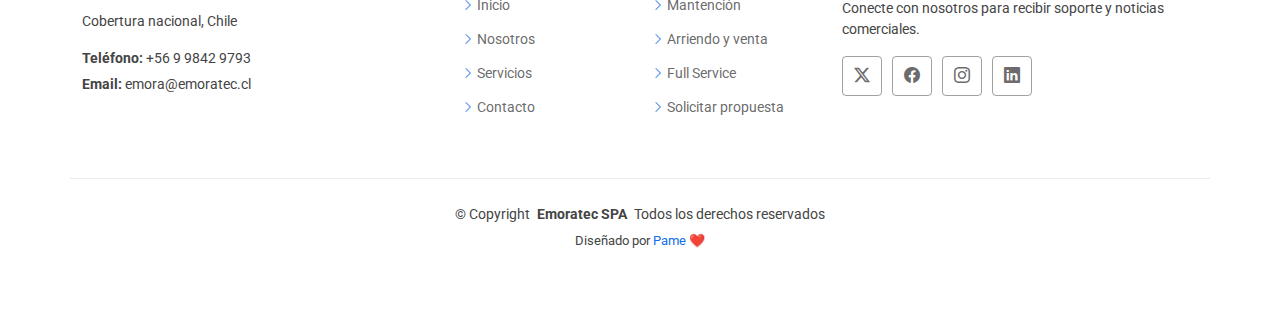
<file: service-suministros.html>
<!DOCTYPE html>
<html lang="es">
  <head>
    <meta charset="utf-8" />
    <meta content="width=device-width, initial-scale=1.0" name="viewport" />
    <title>
      Insumos y Repuestos para Impresoras y Multifuncionales | EMORATEC
    </title>
    <meta
      name="Venta de insumos y repuestos originales y compatibles para impresoras y equipos multifuncionales. Toner, tambores, fusores, rodillos, kits de mantenimiento y más. Envíos a todo Chile."
      content=""
    />
    <meta
      name="keywords"
      content="insumos impresoras, repuestos impresoras, toner ricoh, toner kyocera, kit de mantenimiento, fusor impresora, repuestos multifuncionales, emoratec, consumibles impresión"
    />

    <!-- Favicons -->
    <link href="assets/img/favicon.png" rel="icon" />
    <link href="assets/img/apple-touch-icon.png" rel="apple-touch-icon" />

    <!-- Fonts -->
    <link href="https://fonts.googleapis.com" rel="preconnect" />
    <link href="https://fonts.gstatic.com" rel="preconnect" crossorigin />
    <link
      href="https://fonts.googleapis.com/css2?family=Roboto:ital,wght@0,100;0,300;0,400;0,500;0,700;0,900;1,100;1,300;1,400;1,500;1,700;1,900&family=Open+Sans:ital,wght@0,300;0,400;0,500;0,600;0,700;0,800;1,300;1,400;1,500;1,600;1,700;1,800&family=Montserrat:ital,wght@0,100;0,200;0,300;0,400;0,500;0,600;0,700;0,800;0,900;1,100;1,200;1,300;1,400;1,500;1,600;1,700;1,800;1,900&display=swap"
      rel="stylesheet"
    />

    <!-- Vendor CSS Files -->
    <link
      href="assets/vendor/bootstrap/css/bootstrap.min.css"
      rel="stylesheet"
    />
    <link
      href="assets/vendor/bootstrap-icons/bootstrap-icons.css"
      rel="stylesheet"
    />
    <link href="assets/vendor/aos/aos.css" rel="stylesheet" />
    <link
      href="assets/vendor/glightbox/css/glightbox.min.css"
      rel="stylesheet"
    />
    <link href="assets/vendor/swiper/swiper-bundle.min.css" rel="stylesheet" />

    <!-- Main CSS File -->
    <link href="assets/css/main.css" rel="stylesheet" />
  </head>

  <body class="service-details-page">
    <header id="header" class="header sticky-top">
      <div class="topbar d-flex align-items-center">
        <div
          class="container d-flex justify-content-center justify-content-md-between"
        >
          <div class="contact-info d-flex align-items-center">
            <i class="bi bi-envelope d-flex align-items-center"
              ><a href="mailto:contact@example.com">emora@emoratec.cl</a></i
            >
            <i class="bi bi-phone d-flex align-items-center ms-4"
              ><span>+56 9 9842 9793</span></i
            >
          </div>
          <div class="social-links d-none d-md-flex align-items-center">
            <a href="#" class="twitter"><i class="bi bi-twitter-x"></i></a>
            <a href="#" class="facebook"><i class="bi bi-facebook"></i></a>
            <a href="https://www.instagram.com/emoratec/" class="instagram"
              ><i class="bi bi-instagram"></i
            ></a>
            <a href="#" class="linkedin"><i class="bi bi-linkedin"></i></a>
          </div>
        </div>
      </div>
      <!-- End Top Bar -->

      <div class="branding d-flex align-items-cente">
        <div
          class="container position-relative d-flex align-items-center justify-content-between"
        >
          <a href="index.html" class="logo d-flex align-items-center">
            <img src="assets/img/logo.png" alt="" />
            <h1 class="sitename">EMORATEC</h1>
          </a>

          <nav id="navmenu" class="navmenu">
            <ul>
              <li><a href="index.html#hero">Inicio</a></li>
              <li><a href="index.html#about">Nosotros</a></li>
              <li><a href="index.html#services">Servicios</a></li>
              <li><a href="index.html#portfolio">Galería</a></li>
              <li><a href="index.html#contact">Contacto</a></li>
            </ul>
            <i class="mobile-nav-toggle d-xl-none bi bi-list"></i>
          </nav>
        </div>
      </div>
    </header>

    <main class="main">
      <!-- Page Title -->
      <div class="page-title" data-aos="fade">
        <div
          class="container d-lg-flex justify-content-between align-items-center"
        >
          <h1 class="mb-2 mb-lg-0">Insumos y Repuestos</h1>
          <nav class="breadcrumbs">
            <ol>
              <li><a href="index.html">Inicio</a></li>
              <li class="current">Insumos y Repuestos</li>
            </ol>
          </nav>
        </div>
      </div>
      <!-- End Page Title -->

      <!-- Service Details Section -->
      <section id="service-details" class="service-details section">
        <div class="container">
          <div class="row gy-4">
            <div class="col-lg-4" data-aos="fade-up" data-aos-delay="100">
              <div class="services-list">
                <a href="service-mpreventiva.html">Mantención Preventiva</a>
                <a href="service-mcorrectiva.html">Mantención Correctiva</a>
                <a href="service-arriendoYventa.html"
                  >Arriendo y Venta de Equipos</a
                >
                <a href="service-instalacionYconf.html"
                  >Instalación y Configuración</a
                >
                <a href="service-suministros.html" class="active"
                  >Insumos y Repuestos</a
                >
                <a href="service-contratoFull.html">Contratos Full Service</a>
              </div>

              <h4>Insumos y repuestos para equipos de impresión</h4>
              <p>
                En Emoratec contamos con un amplio catálogo de insumos y
                repuestos para impresoras y equipos multifuncionales, tanto
                originales como compatibles de alta calidad. Suministramos
                productos certificados que garantizan el mejor rendimiento y
                reducen fallas operativas en su colegio o empresa. Ofrecemos
                despacho rápido, precios competitivos y asesoría técnica para
                definir el modelo exacto que necesita cada equipo.
              </p>
            </div>

            <div class="col-lg-8" data-aos="fade-up" data-aos-delay="200">
              <img
                src="assets/img/service-suministro.webp"
                alt="Mantención preventiva en equipos multifuncionales"
                class="img-fluid services-img"
              />
              <h3>
                Suministro de Insumos y Repuestos para Impresoras y
                Multifuncionales
              </h3>
              <p>
                Los insumos y repuestos son fundamentales para mantener la
                continuidad operativa de los equipos de impresión. Trabajamos
                con marcas reconocidas como Ricoh, Kyocera, HP, Brother y
                Lexmark, ofreciendo productos que cumplen con los estándares de
                rendimiento y durabilidad exigidos por la industria. Nuestro
                equipo técnico identifica el código correcto según el modelo de
                su equipo y garantiza compatibilidad total.
              </p>
              <ul>
                <li>
                  <i class="bi bi-check-circle"></i>
                  <span>Tóner original y compatible de alto rendimiento.</span>
                </li>
                <li>
                  <i class="bi bi-check-circle"></i>
                  <span
                    >Tambores (drum units) para equipos blanco y negro y
                    color.</span
                  >
                </li>
                <li>
                  <i class="bi bi-check-circle"></i>
                  <span
                    >Fusores, rodillos y kits de mantenimiento completos.</span
                  >
                </li>
                <li>
                  <i class="bi bi-check-circle"></i>
                  <span
                    >Envíos a nivel nacional, con tiempos rápidos y
                    seguros.</span
                  >
                </li>
              </ul>
              <p>
                Este servicio es ideal para instituciones educativas y empresas
                que requieren disponibilidad constante de consumibles. En
                Emoratec garantizamos calidad, compatibilidad y un soporte
                técnico confiable para mantener sus equipos funcionando sin
                interrupciones.
              </p>
            </div>
          </div>
        </div>
      </section>
      <!-- /Service Details Section -->
    </main>

    <footer id="footer" class="footer">
      <div class="container footer-top">
        <div class="row gy-4">
          <div class="col-lg-4 col-md-6 footer-about">
            <a href="index.html" class="d-flex align-items-center">
              <span class="sitename">Emoratec</span>
            </a>
            <div class="footer-contact pt-3">
              <p>Cobertura nacional, Chile</p>
              <p></p>
              <p class="mt-3">
                <strong>Teléfono:</strong> <span>+56 9 9842 9793</span>
              </p>
              <p><strong>Email:</strong> <span>emora@emoratec.cl</span></p>
            </div>
          </div>

          <div class="col-lg-2 col-md-3 footer-links">
            <h4>Enlaces útiles</h4>
            <ul>
              <li>
                <i class="bi bi-chevron-right"></i>
                <a href="index.html#hero">Inicio</a>
              </li>
              <li>
                <i class="bi bi-chevron-right"></i>
                <a href="index.html#about">Nosotros</a>
              </li>
              <li>
                <i class="bi bi-chevron-right"></i>
                <a href="index.html#services">Servicios</a>
              </li>
              <li>
                <i class="bi bi-chevron-right"></i>
                <a href="index.html#contact">Contacto</a>
              </li>
            </ul>
          </div>

          <div class="col-lg-2 col-md-3 footer-links">
            <h4>Servicios</h4>
            <ul>
              <li>
                <i class="bi bi-chevron-right"></i>
                <a href="index.html#services">Mantención</a>
              </li>
              <li>
                <i class="bi bi-chevron-right"></i>
                <a href="index.html#services">Arriendo y venta</a>
              </li>
              <li>
                <i class="bi bi-chevron-right"></i>
                <a href="index.html#services">Full Service</a>
              </li>
              <li>
                <i class="bi bi-chevron-right"></i>
                <a href="index.html#contact">Solicitar propuesta</a>
              </li>
            </ul>
          </div>

          <div class="col-lg-4 col-md-12">
            <h4>Síganos</h4>
            <p>
              Conecte con nosotros para recibir soporte y noticias comerciales.
            </p>
            <div class="social-links d-flex">
              <a href=""><i class="bi bi-twitter-x"></i></a>
              <a href=""><i class="bi bi-facebook"></i></a>
              <a href="https://www.instagram.com/emoratec/"
                ><i class="bi bi-instagram"></i
              ></a>
              <a href=""><i class="bi bi-linkedin"></i></a>
            </div>
          </div>
        </div>
      </div>

      <div class="container copyright text-center mt-4">
        <p>
          © <span>Copyright</span>
          <strong class="px-1 sitename">Emoratec SPA</strong>
          <span>Todos los derechos reservados</span>
        </p>
        <div class="credits">Diseñado por <a href="">Pame ❤️</a></div>
      </div>
    </footer>

    <!-- Scroll Top -->
    <a
      href="#"
      id="scroll-top"
      class="scroll-top d-flex align-items-center justify-content-center"
      ><i class="bi bi-arrow-up-short"></i
    ></a>

    <!-- Preloader -->
    <div id="preloader">
      <div></div>
      <div></div>
      <div></div>
      <div></div>
    </div>

    <!-- Vendor JS Files -->
    <script src="assets/vendor/bootstrap/js/bootstrap.bundle.min.js"></script>
    <script src="assets/vendor/php-email-form/validate.js"></script>
    <script src="assets/vendor/aos/aos.js"></script>
    <script src="assets/vendor/glightbox/js/glightbox.min.js"></script>
    <script src="assets/vendor/waypoints/noframework.waypoints.js"></script>
    <script src="assets/vendor/purecounter/purecounter_vanilla.js"></script>
    <script src="assets/vendor/swiper/swiper-bundle.min.js"></script>
    <script src="assets/vendor/imagesloaded/imagesloaded.pkgd.min.js"></script>
    <script src="assets/vendor/isotope-layout/isotope.pkgd.min.js"></script>

    <!-- Main JS File -->
    <script src="assets/js/main.js"></script>
  </body>
</html>
</file>
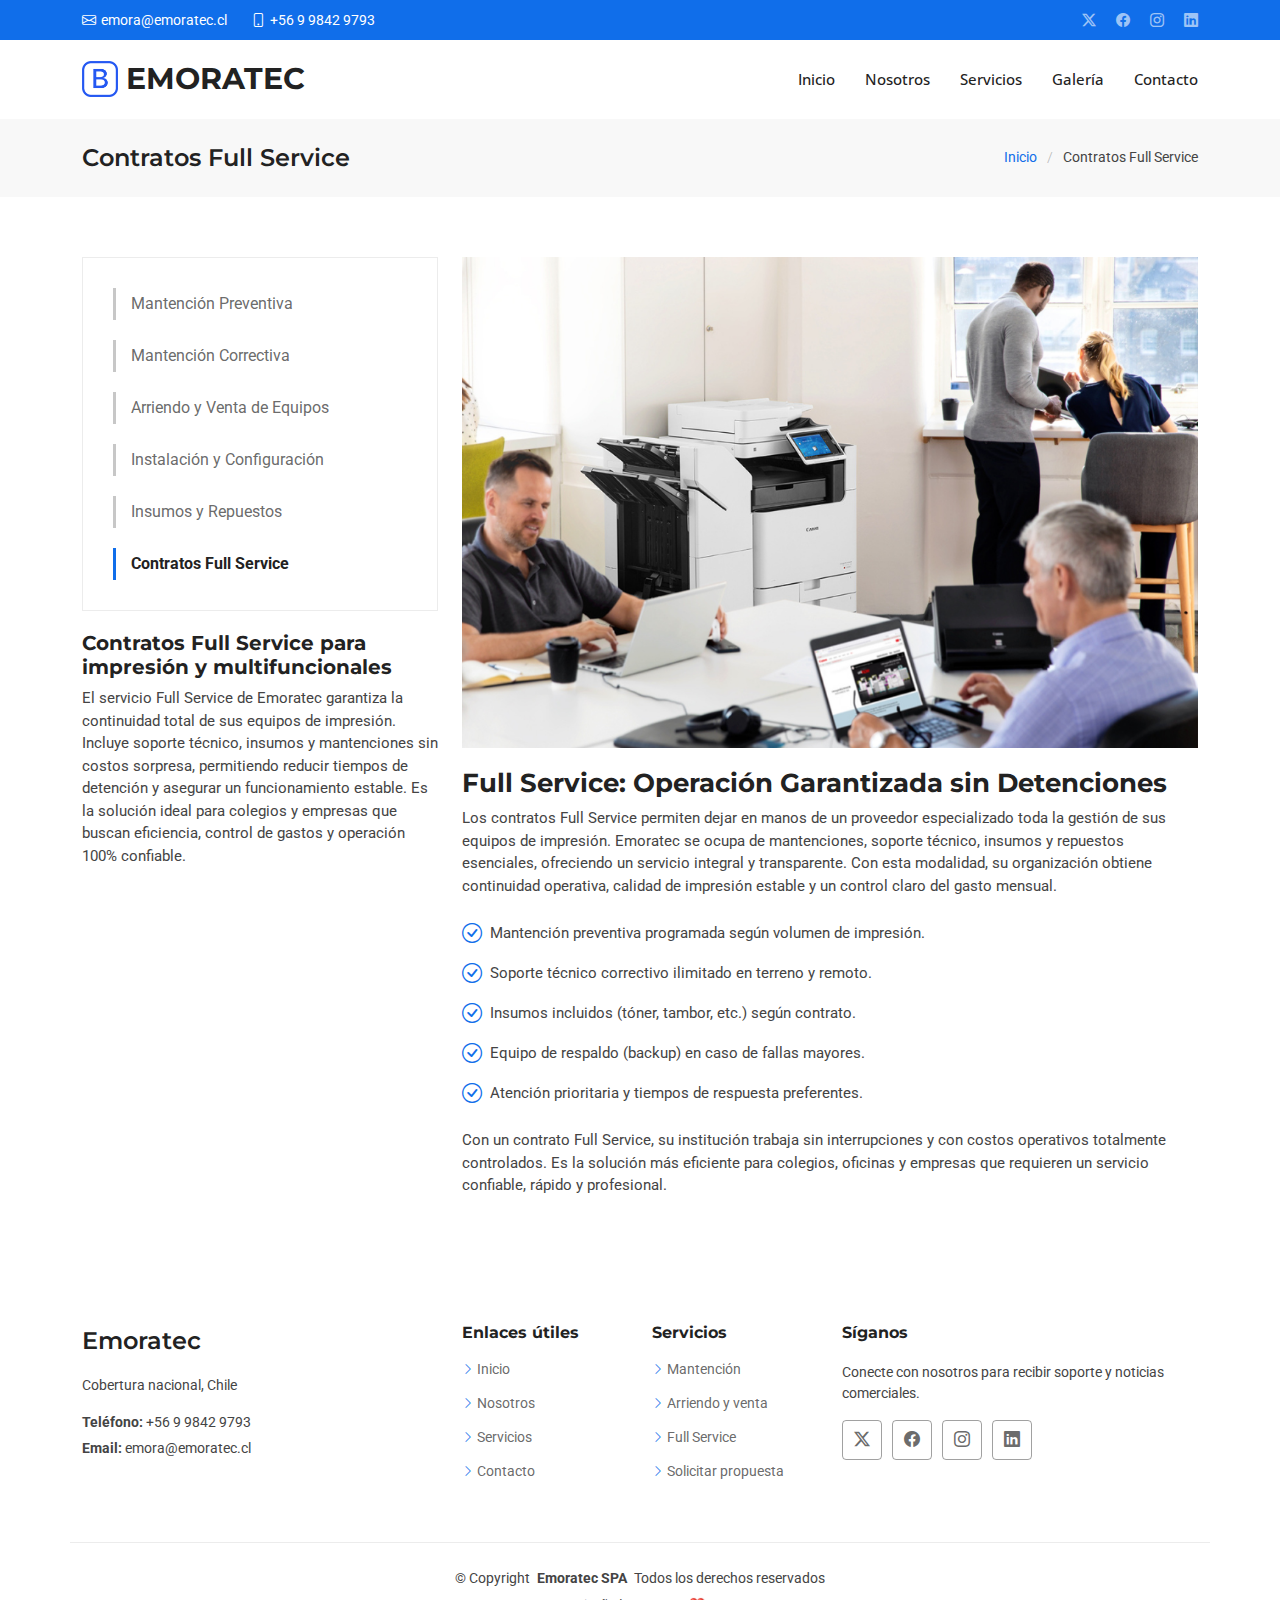
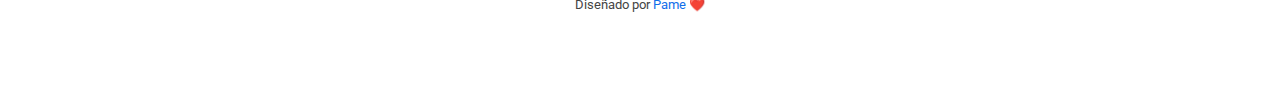
<file: servicio-contratos_full_service.html>
<!DOCTYPE html>
<html lang="es">
  <head>
    <meta charset="utf-8" />
    <meta content="width=device-width, initial-scale=1.0" name="viewport" />
    <title>Contratos Full Service | EMORATEC</title>
    <meta
      name="Contratos Full Service de Emoratec SPA: servicio técnico integral, repuestos, mantención preventiva y correctiva, y soporte prioritario para impresoras y equipos multifuncionales de empresas y colegios en Chile."
      content=""
    />
    <meta
      name="keywords"
      content="full service impresoras, contratos full service, mantenimiento impresoras, arriendo con full service, soporte técnico impresión, servicio integral multifuncionales, emoratec."
    />

    <!-- Favicons -->
    <link href="assets/img/favicon.png" rel="icon" />
    <link href="assets/img/apple-touch-icon.png" rel="apple-touch-icon" />

    <!-- Fonts -->
    <link href="https://fonts.googleapis.com" rel="preconnect" />
    <link href="https://fonts.gstatic.com" rel="preconnect" crossorigin />
    <link
      href="https://fonts.googleapis.com/css2?family=Roboto:ital,wght@0,100;0,300;0,400;0,500;0,700;0,900;1,100;1,300;1,400;1,500;1,700;1,900&family=Open+Sans:ital,wght@0,300;0,400;0,500;0,600;0,700;0,800;1,300;1,400;1,500;1,600;1,700;1,800&family=Montserrat:ital,wght@0,100;0,200;0,300;0,400;0,500;0,600;0,700;0,800;0,900;1,100;1,200;1,300;1,400;1,500;1,600;1,700;1,800;1,900&display=swap"
      rel="stylesheet"
    />

    <!-- Vendor CSS Files -->
    <link
      href="assets/vendor/bootstrap/css/bootstrap.min.css"
      rel="stylesheet"
    />
    <link
      href="assets/vendor/bootstrap-icons/bootstrap-icons.css"
      rel="stylesheet"
    />
    <link href="assets/vendor/aos/aos.css" rel="stylesheet" />
    <link
      href="assets/vendor/glightbox/css/glightbox.min.css"
      rel="stylesheet"
    />
    <link href="assets/vendor/swiper/swiper-bundle.min.css" rel="stylesheet" />

    <!-- Main CSS File -->
    <link href="assets/css/main.css" rel="stylesheet" />
  </head>

  <body class="service-details-page">
    <header id="header" class="header sticky-top">
      <div class="topbar d-flex align-items-center">
        <div
          class="container d-flex justify-content-center justify-content-md-between"
        >
          <div class="contact-info d-flex align-items-center">
            <i class="bi bi-envelope d-flex align-items-center"
              ><a href="mailto:emora@emoratec.cl">emora@emoratec.cl</a></i
            >
            <i class="bi bi-phone d-flex align-items-center ms-4"
              ><span>+56 9 9842 9793</span></i
            >
          </div>
          <div class="social-links d-none d-md-flex align-items-center">
            <a href="#" class="twitter"><i class="bi bi-twitter-x"></i></a>
            <a href="#" class="facebook"><i class="bi bi-facebook"></i></a>
            <a href="https://www.instagram.com/emoratec/" class="instagram"
              ><i class="bi bi-instagram"></i
            ></a>
            <a href="#" class="linkedin"><i class="bi bi-linkedin"></i></a>
          </div>
        </div>
      </div>
      <!-- End Top Bar -->

      <div class="branding d-flex align-items-cente">
        <div
          class="container position-relative d-flex align-items-center justify-content-between"
        >
          <a href="index.html" class="logo d-flex align-items-center">
            <img src="assets/img/logo.png" alt="" />
            <h1 class="sitename">EMORATEC</h1>
          </a>

          <nav id="navmenu" class="navmenu">
          <ul>
              <li><a href="index.html#inicio">Inicio</a></li>
              <li><a href="index.html#nosotros">Nosotros</a></li>
              <li><a href="index.html#servicios">Servicios</a></li>
              <li><a href="index.html#galeria">Galería</a></li>
              <li><a href="index.html#contacto">Contacto</a></li>
            </ul>
            <i class="mobile-nav-toggle d-xl-none bi bi-list"></i>
          </nav>
        </div>
      </div>
    </header>

    <main class="main">
      <!-- Page Title -->
      <div class="page-title" data-aos="fade">
        <div
          class="container d-lg-flex justify-content-between align-items-center"
        >
          <h1 class="mb-2 mb-lg-0">Contratos Full Service</h1>
          <nav class="breadcrumbs">
            <ol>
              <li><a href="index.html">Inicio</a></li>
              <li class="current">Contratos Full Service</li>
            </ol>
          </nav>
        </div>
      </div>
      <!-- End Page Title -->

      <!-- Service Details Section -->
      <section id="service-details" class="service-details section">
        <div class="container">
          <div class="row gy-4">
            <div class="col-lg-4" data-aos="fade-up" data-aos-delay="100">
              <div class="services-list">
                <a href="servicio_mantencion_preventiva.html" 
                  >Mantención Preventiva</a
                >
                <a href="servicio_mantencion_correctiva.html"
                  >Mantención Correctiva</a
                >
                <a href="servicio_arriendo_y_venta.html"
                  >Arriendo y Venta de Equipos</a
                >
                <a href="servicio_instalacion_y_configuracion.html"
                  >Instalación y Configuración</a
                >
                <a href="servicio_suministros.html">Insumos y Repuestos</a>
                <a href="servicio-contratos_full_service.html" class="active"
                  >Contratos Full Service</a
                >
              </div>

              <h4>Contratos Full Service para impresión y multifuncionales</h4>
              <p>
                El servicio Full Service de Emoratec garantiza la continuidad total de sus equipos de impresión. Incluye soporte técnico, insumos y mantenciones sin costos sorpresa, permitiendo reducir tiempos de detención y asegurar un funcionamiento estable. Es la solución ideal para colegios y empresas que buscan eficiencia, control de gastos y operación 100% confiable.
              </p>
            </div>

            <div class="col-lg-8" data-aos="fade-up" data-aos-delay="200">
              <img
                src="assets/img/service-contratoFull.webp"
                alt="Mantención preventiva en equipos multifuncionales"
                class="img-fluid services-img"
              />
              <h3>
                Full Service: Operación Garantizada sin Detenciones
              </h3>
              <p>
                  Los contratos Full Service permiten dejar en manos de un proveedor especializado toda la gestión de sus equipos de impresión. Emoratec se ocupa de mantenciones, soporte técnico, insumos y repuestos esenciales, ofreciendo un servicio integral y transparente. Con esta modalidad, su organización obtiene continuidad operativa, calidad de impresión estable y un control claro del gasto mensual.
              </p>
              <ul>
                <li>
                  <i class="bi bi-check-circle"></i>
                  <span
                    >Mantención preventiva programada según volumen de impresión.</span
                  >
                </li>
                <li>
                  <i class="bi bi-check-circle"></i>
                  <span
                    >Soporte técnico correctivo ilimitado en terreno y remoto.</span
                  >
                </li>
                <li>
                  <i class="bi bi-check-circle"></i>
                  <span
                    >Insumos incluidos (tóner, tambor, etc.) según contrato.</span
                  >
                </li>
                <li>
                  <i class="bi bi-check-circle"></i>
                  <span
                    >Equipo de respaldo (backup) en caso de fallas mayores.</span
                  >
                </li>
                </li>
                <li>
                  <i class="bi bi-check-circle"></i>
                  <span
                    >Atención prioritaria y tiempos de respuesta preferentes.</span
                  >
                </li>
              </ul>
              <p>
                  Con un contrato Full Service, su institución trabaja sin interrupciones y con costos operativos totalmente controlados. Es la solución más eficiente para colegios, oficinas y empresas que requieren un servicio confiable, rápido y profesional.
              </p>
            </div>
          </div>
        </div>
      </section>
      <!-- /Service Details Section -->
    </main>

    <footer id="footer" class="footer">
      <div class="container footer-top">
        <div class="row gy-4">
          <div class="col-lg-4 col-md-6 footer-about">
            <a href="index.html" class="d-flex align-items-center">
              <span class="sitename">Emoratec</span>
            </a>
            <div class="footer-contact pt-3">
              <p>Cobertura nacional, Chile</p>
              <p></p>
              <p class="mt-3">
                <strong>Teléfono:</strong> <span>+56 9 9842 9793</span>
              </p>
              <p><strong>Email:</strong> <span>emora@emoratec.cl</span></p>
            </div>
          </div>

          <div class="col-lg-2 col-md-3 footer-links">
            <h4>Enlaces útiles</h4>
            <ul>
              <li>
                <i class="bi bi-chevron-right"></i>
                <a href="index.html#inicio">Inicio</a>
              </li>
              <li>
                <i class="bi bi-chevron-right"></i>
                <a href="index.html#nosotros">Nosotros</a>
              </li>
              <li>
                <i class="bi bi-chevron-right"></i>
                <a href="index.html#servicios">Servicios</a>
              </li>
              <li>
                <i class="bi bi-chevron-right"></i>
                <a href="index.html#contacto">Contacto</a>
              </li>
            </ul>
          </div>

          <div class="col-lg-2 col-md-3 footer-links">
            <h4>Servicios</h4>
            <ul>
              <li>
                <i class="bi bi-chevron-right"></i>
                <a href="index.html#servicios">Mantención</a>
              </li>
              <li>
                <i class="bi bi-chevron-right"></i>
                <a href="index.html#servicios">Arriendo y venta</a>
              </li>
              <li>
                <i class="bi bi-chevron-right"></i>
                <a href="index.html#servicios">Full Service</a>
              </li>
              <li>
                <i class="bi bi-chevron-right"></i>
                <a href="index.html#contacto">Solicitar propuesta</a>
              </li>
            </ul>
          </div>

          <div class="col-lg-4 col-md-12">
            <h4>Síganos</h4>
            <p>
              Conecte con nosotros para recibir soporte y noticias comerciales.
            </p>
            <div class="social-links d-flex">
              <a href=""><i class="bi bi-twitter-x"></i></a>
              <a href=""><i class="bi bi-facebook"></i></a>
              <a href="https://www.instagram.com/emoratec/"
                ><i class="bi bi-instagram"></i
              ></a>
              <a href=""><i class="bi bi-linkedin"></i></a>
            </div>
          </div>
        </div>
      </div>

      <div class="container copyright text-center mt-4">
        <p>
          © <span>Copyright</span>
          <strong class="px-1 sitename">Emoratec SPA</strong>
          <span>Todos los derechos reservados</span>
        </p>
        <div class="credits">Diseñado por <a href="">Pame ❤️</a></div>
      </div>
    </footer>

    <!-- Scroll Top -->
    <a
      href="#"
      id="scroll-top"
      class="scroll-top d-flex align-items-center justify-content-center"
      ><i class="bi bi-arrow-up-short"></i
    ></a>

    <!-- Preloader -->
    <div id="preloader">
      <div></div>
      <div></div>
      <div></div>
      <div></div>
    </div>

    <!-- Vendor JS Files -->
    <script src="assets/vendor/bootstrap/js/bootstrap.bundle.min.js"></script>
    <script src="assets/vendor/php-email-form/validate.js"></script>
    <script src="assets/vendor/aos/aos.js"></script>
    <script src="assets/vendor/glightbox/js/glightbox.min.js"></script>
    <script src="assets/vendor/waypoints/noframework.waypoints.js"></script>
    <script src="assets/vendor/purecounter/purecounter_vanilla.js"></script>
    <script src="assets/vendor/swiper/swiper-bundle.min.js"></script>
    <script src="assets/vendor/imagesloaded/imagesloaded.pkgd.min.js"></script>
    <script src="assets/vendor/isotope-layout/isotope.pkgd.min.js"></script>

    <!-- Main JS File -->
    <script src="assets/js/main.js"></script>
  </body>
</html>
</file>
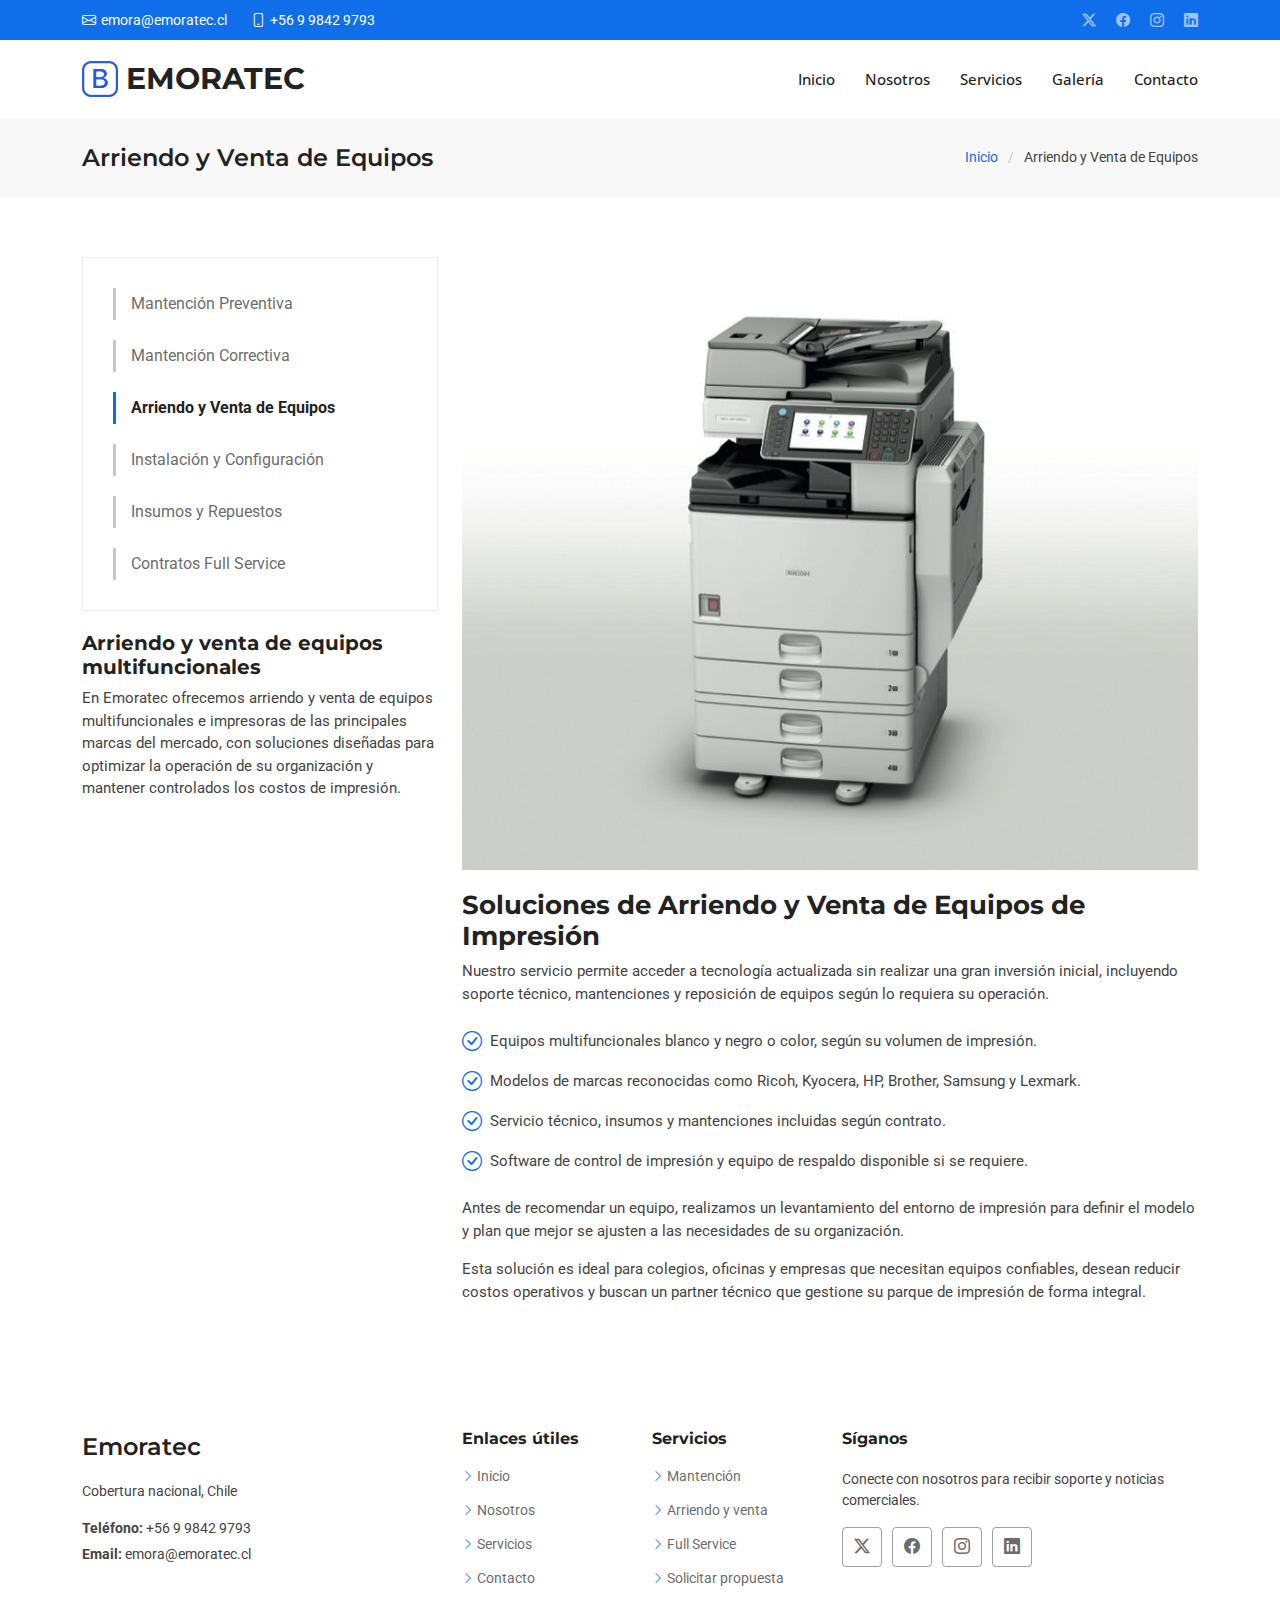
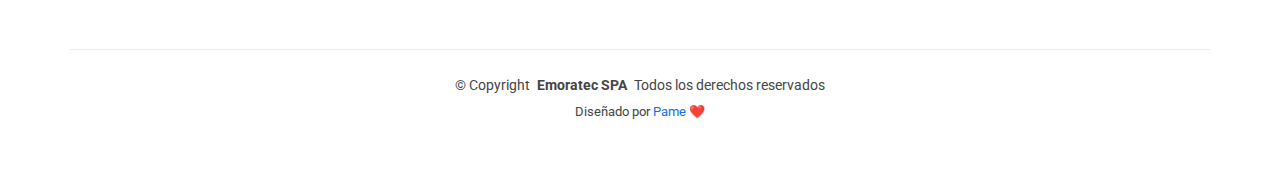
<file: servicio_arriendo_y_venta.html>
<!DOCTYPE html>
<html lang="es">
  <head>
    <meta charset="utf-8" />
    <meta content="width=device-width, initial-scale=1.0" name="viewport" />
    <title>Arriendo y Venta de Equipos Multifuncionales | EMORATEC</title>
    <meta
      name="description"
      content="Arriendo y venta de equipos multifuncionales e impresoras Ricoh, Kyocera, HP y otras marcas, con soporte técnico, mantenimiento incluido y contratos flexibles en todo Chile."
      content=""
    />
    <meta
      name="keywords"
      content="arriendo de impresoras, arriendo de equipos multifuncionales, venta de impresoras, venta de multifuncionales, servicio técnico, mantenimiento, EMORATEC"
    />

    <!-- Favicons -->
    <link href="assets/img/favicon.png" rel="icon" />
    <link href="assets/img/apple-touch-icon.png" rel="apple-touch-icon" />

    <!-- Fonts -->
    <link href="https://fonts.googleapis.com" rel="preconnect" />
    <link href="https://fonts.gstatic.com" rel="preconnect" crossorigin />
    <link
      href="https://fonts.googleapis.com/css2?family=Roboto:ital,wght@0,100;0,300;0,400;0,500;0,700;0,900;1,100;1,300;1,400;1,500;1,700;1,900&family=Open+Sans:ital,wght@0,300;0,400;0,500;0,600;0,700;0,800;1,300;1,400;1,500;1,600;1,700;1,800&family=Montserrat:ital,wght@0,100;0,200;0,300;0,400;0,500;0,600;0,700;0,800;0,900;1,100;1,200;1,300;1,400;1,500;1,600;1,700;1,800;1,900&display=swap"
      rel="stylesheet"
    />

    <!-- Vendor CSS Files -->
    <link
      href="assets/vendor/bootstrap/css/bootstrap.min.css"
      rel="stylesheet"
    />
    <link
      href="assets/vendor/bootstrap-icons/bootstrap-icons.css"
      rel="stylesheet"
    />
    <link href="assets/vendor/aos/aos.css" rel="stylesheet" />
    <link
      href="assets/vendor/glightbox/css/glightbox.min.css"
      rel="stylesheet"
    />
    <link href="assets/vendor/swiper/swiper-bundle.min.css" rel="stylesheet" />

    <!-- Main CSS File -->
    <link href="assets/css/main.css" rel="stylesheet" />
  </head>

  <body class="service-details-page">
    <header id="header" class="header sticky-top">
      <div class="topbar d-flex align-items-center">
        <div
          class="container d-flex justify-content-center justify-content-md-between"
        >
          <div class="contact-info d-flex align-items-center">
            <i class="bi bi-envelope d-flex align-items-center"
              ><a href="mailto:emora@emoratec.cl">emora@emoratec.cl</a></i
            >
            <i class="bi bi-phone d-flex align-items-center ms-4"
              ><span>+56 9 9842 9793</span></i
            >
          </div>
          <div class="social-links d-none d-md-flex align-items-center">
            <a href="#" class="twitter"><i class="bi bi-twitter-x"></i></a>
            <a href="#" class="facebook"><i class="bi bi-facebook"></i></a>
            <a href="https://www.instagram.com/emoratec/" class="instagram"
              ><i class="bi bi-instagram"></i
            ></a>
            <a href="#" class="linkedin"><i class="bi bi-linkedin"></i></a>
          </div>
        </div>
      </div>
      <!-- End Top Bar -->

      <div class="branding d-flex align-items-cente">
        <div
          class="container position-relative d-flex align-items-center justify-content-between"
        >
          <a href="index.html" class="logo d-flex align-items-center">
            <img src="assets/img/logo.png" alt="" />
            <h1 class="sitename">EMORATEC</h1>
          </a>

          <nav id="navmenu" class="navmenu">
            <ul>
              <li><a href="index.html#inicio">Inicio</a></li>
              <li><a href="index.html#nosotros">Nosotros</a></li>
              <li><a href="index.html#servicios">Servicios</a></li>
              <li><a href="index.html#galeria">Galería</a></li>
              <li><a href="index.html#contacto">Contacto</a></li>
            </ul>
            <i class="mobile-nav-toggle d-xl-none bi bi-list"></i>
          </nav>
        </div>
      </div>
    </header>

    <main class="main">
      <!-- Page Title -->
      <div class="page-title" data-aos="fade">
        <div
          class="container d-lg-flex justify-content-between align-items-center"
        >
          <h1 class="mb-2 mb-lg-0">Arriendo y Venta de Equipos</h1>
          <nav class="breadcrumbs">
            <ol>
              <li><a href="index.html">Inicio</a></li>
              <li class="current">Arriendo y Venta de Equipos</li>
            </ol>
          </nav>
        </div>
      </div>
      <!-- End Page Title -->

      <!-- Service Details Section -->
      <section id="service-details" class="service-details section">
        <div class="container">
          <div class="row gy-4">
            <div class="col-lg-4" data-aos="fade-up" data-aos-delay="100">
              <div class="services-list">
                <a href="servicio_mantencion_preventiva.html"
                  >Mantención Preventiva</a
                >
                <a href="servicio_mantencion_correctiva.html"
                  >Mantención Correctiva</a
                >
                <a href="servicio_arriendo_y_venta.html" class="active"
                  >Arriendo y Venta de Equipos</a
                >
                <a href="servicio_instalacion_y_configuracion.html"
                  >Instalación y Configuración</a
                >
                <a href="servicio_suministros.html">Insumos y Repuestos</a>
                <a href="servicio_contratos_full_service.html"
                  >Contratos Full Service</a
                >
              </div>

              <h4>Arriendo y venta de equipos multifuncionales</h4>
              <p>
                En Emoratec ofrecemos arriendo y venta de equipos
                multifuncionales e impresoras de las principales marcas del
                mercado, con soluciones diseñadas para optimizar la operación de
                su organización y mantener controlados los costos de impresión.
              </p>
            </div>

            <div class="col-lg-8" data-aos="fade-up" data-aos-delay="200">
              <img
                src="assets/img/service-venta.jpg"
                alt="Arriendo y venta de equipos multifuncionales"
                class="img-fluid services-img"
              />
              <h3>Soluciones de Arriendo y Venta de Equipos de Impresión</h3>
              <p>
                Nuestro servicio permite acceder a tecnología actualizada sin
                realizar una gran inversión inicial, incluyendo soporte técnico,
                mantenciones y reposición de equipos según lo requiera su
                operación.
              </p>
              <ul>
                <li>
                  <i class="bi bi-check-circle"></i>
                  <span>
                    Equipos multifuncionales blanco y negro o color, según su
                    volumen de impresión.</span
                  >
                </li>
                <li>
                  <i class="bi bi-check-circle"></i>
                  <span>
                    Modelos de marcas reconocidas como Ricoh, Kyocera, HP,
                    Brother, Samsung y Lexmark.
                  </span>
                </li>
                <li>
                  <i class="bi bi-check-circle"></i>
                  <span>
                    Servicio técnico, insumos y mantenciones incluidas según
                    contrato.
                  </span>
                </li>
                <li>
                  <i class="bi bi-check-circle"></i>
                  <span>
                    Software de control de impresión y equipo de respaldo
                    disponible si se requiere.
                  </span>
                </li>
              </ul>
              <p>
                Antes de recomendar un equipo, realizamos un levantamiento del
                entorno de impresión para definir el modelo y plan que mejor se
                ajusten a las necesidades de su organización.
              </p>
              <p>
                Esta solución es ideal para colegios, oficinas y empresas que
                necesitan equipos confiables, desean reducir costos operativos y
                buscan un partner técnico que gestione su parque de impresión de
                forma integral.
              </p>
            </div>
          </div>
        </div>
      </section>
      <!-- /Service Details Section -->
    </main>

    <footer id="footer" class="footer">
      <div class="container footer-top">
        <div class="row gy-4">
          <div class="col-lg-4 col-md-6 footer-about">
            <a href="index.html" class="d-flex align-items-center">
              <span class="sitename">Emoratec</span>
            </a>
            <div class="footer-contact pt-3">
              <p>Cobertura nacional, Chile</p>
              <p></p>
              <p class="mt-3">
                <strong>Teléfono:</strong> <span>+56 9 9842 9793</span>
              </p>
              <p><strong>Email:</strong> <span>emora@emoratec.cl</span></p>
            </div>
          </div>

          <div class="col-lg-2 col-md-3 footer-links">
            <h4>Enlaces útiles</h4>
            <ul>
              <li>
                <i class="bi bi-chevron-right"></i>
                <a href="index.html#inicio">Inicio</a>
              </li>
              <li>
                <i class="bi bi-chevron-right"></i>
                <a href="index.html#nosotros">Nosotros</a>
              </li>
              <li>
                <i class="bi bi-chevron-right"></i>
                <a href="index.html#servicios">Servicios</a>
              </li>
              <li>
                <i class="bi bi-chevron-right"></i>
                <a href="index.html#contacto">Contacto</a>
              </li>
            </ul>
          </div>

          <div class="col-lg-2 col-md-3 footer-links">
            <h4>Servicios</h4>
            <ul>
              <li>
                <i class="bi bi-chevron-right"></i>
                <a href="index.html#servicios">Mantención</a>
              </li>
              <li>
                <i class="bi bi-chevron-right"></i>
                <a href="index.html#servicios">Arriendo y venta</a>
              </li>
              <li>
                <i class="bi bi-chevron-right"></i>
                <a href="index.html#servicios">Full Service</a>
              </li>
              <li>
                <i class="bi bi-chevron-right"></i>
                <a href="index.html#contacto">Solicitar propuesta</a>
              </li>
            </ul>
          </div>

          <div class="col-lg-4 col-md-12">
            <h4>Síganos</h4>
            <p>
              Conecte con nosotros para recibir soporte y noticias comerciales.
            </p>
            <div class="social-links d-flex">
              <a href=""><i class="bi bi-twitter-x"></i></a>
              <a href=""><i class="bi bi-facebook"></i></a>
              <a href="https://www.instagram.com/emoratec/"
                ><i class="bi bi-instagram"></i
              ></a>
              <a href=""><i class="bi bi-linkedin"></i></a>
            </div>
          </div>
        </div>
      </div>

      <div class="container copyright text-center mt-4">
        <p>
          © <span>Copyright</span>
          <strong class="px-1 sitename">Emoratec SPA</strong>
          <span>Todos los derechos reservados</span>
        </p>
        <div class="credits">Diseñado por <a href="">Pame ❤️</a></div>
      </div>
    </footer>

    <!-- Scroll Top -->
    <a
      href="#"
      id="scroll-top"
      class="scroll-top d-flex align-items-center justify-content-center"
      ><i class="bi bi-arrow-up-short"></i
    ></a>

    <!-- Preloader -->
    <div id="preloader">
      <div></div>
      <div></div>
      <div></div>
      <div></div>
    </div>

    <!-- Vendor JS Files -->
    <script src="assets/vendor/bootstrap/js/bootstrap.bundle.min.js"></script>
    <script src="assets/vendor/php-email-form/validate.js"></script>
    <script src="assets/vendor/aos/aos.js"></script>
    <script src="assets/vendor/glightbox/js/glightbox.min.js"></script>
    <script src="assets/vendor/waypoints/noframework.waypoints.js"></script>
    <script src="assets/vendor/purecounter/purecounter_vanilla.js"></script>
    <script src="assets/vendor/swiper/swiper-bundle.min.js"></script>
    <script src="assets/vendor/imagesloaded/imagesloaded.pkgd.min.js"></script>
    <script src="assets/vendor/isotope-layout/isotope.pkgd.min.js"></script>

    <!-- Main JS File -->
    <script src="assets/js/main.js"></script>
  </body>
</html>
</file>
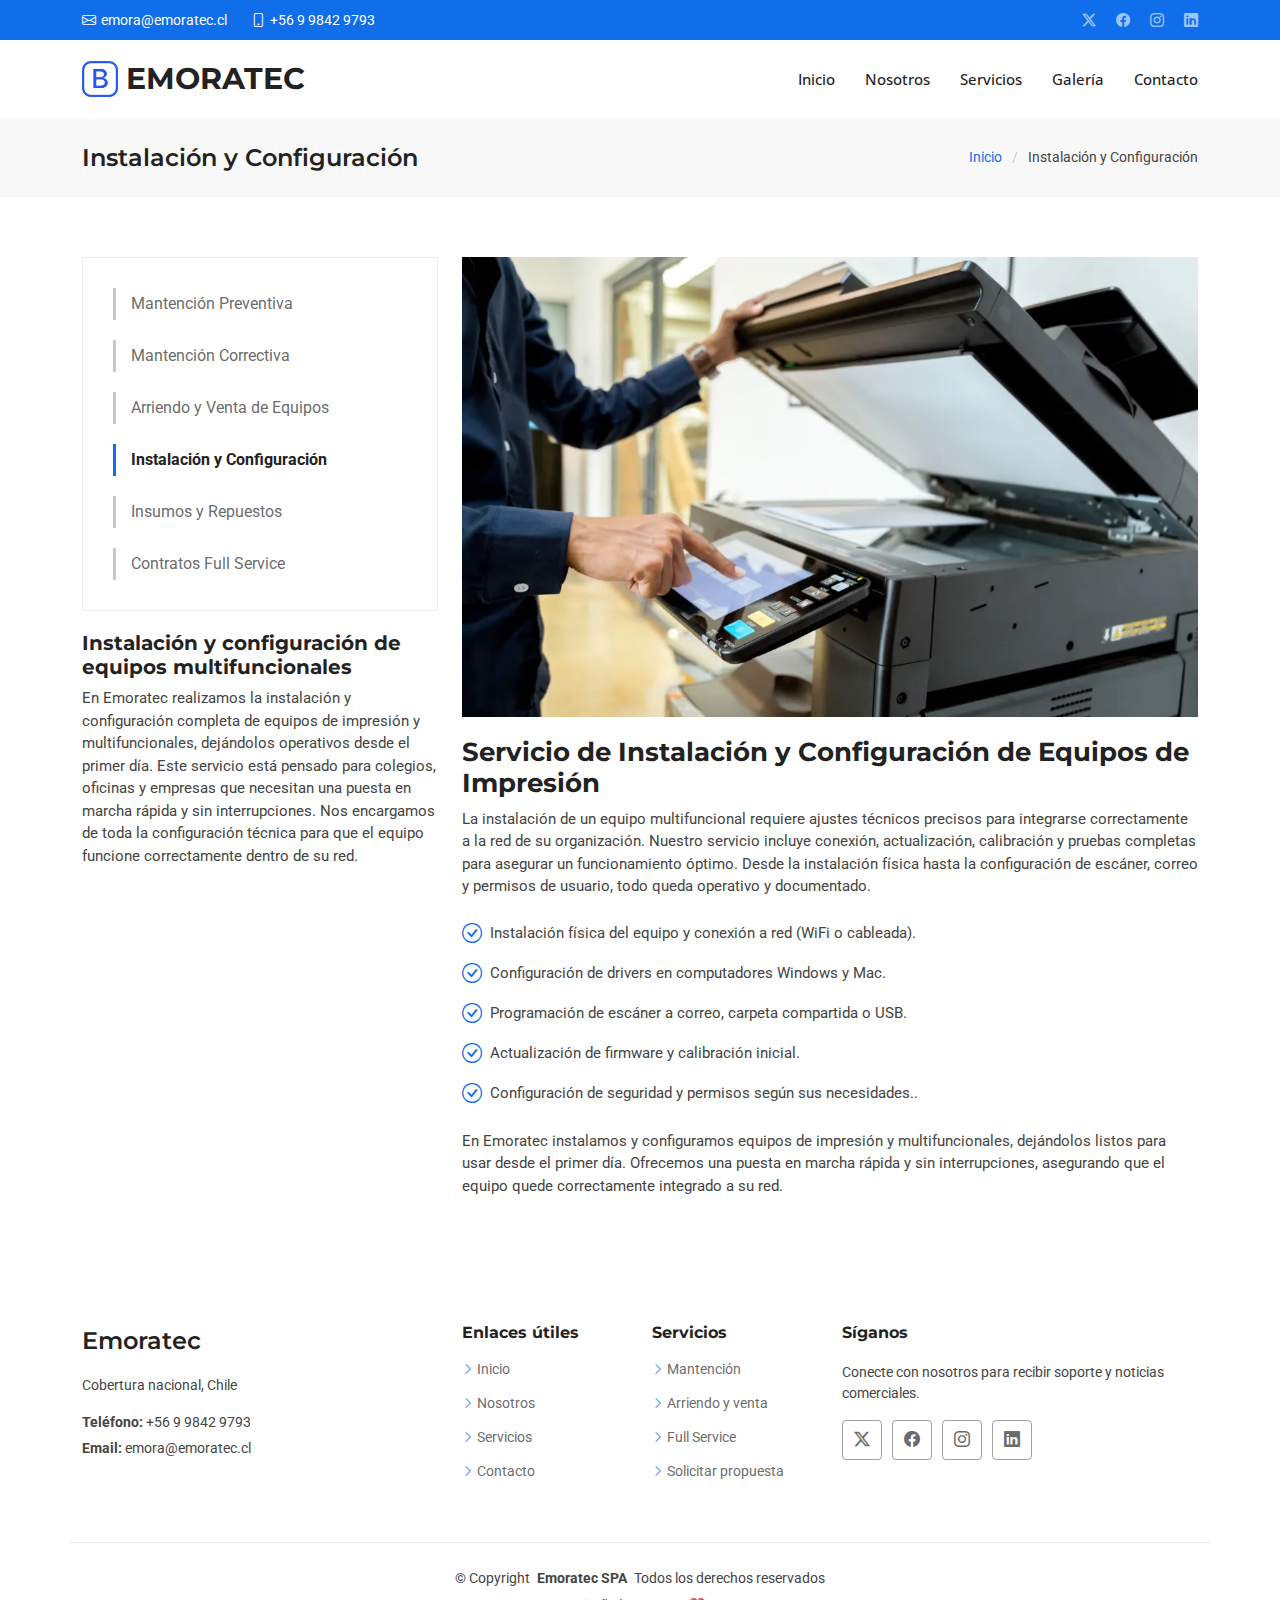
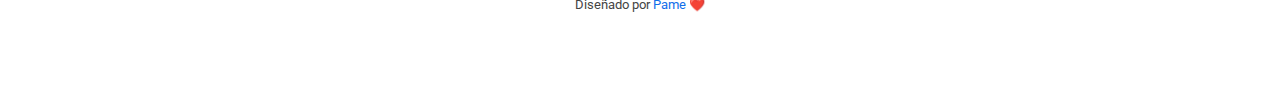
<file: servicio_instalacion_y_configuracion.html>
<!DOCTYPE html>
<html lang="es">
  <head>
    <meta charset="utf-8" />
    <meta content="width=device-width, initial-scale=1.0" name="viewport" />
    <title>Instalación y Configuración | EMORATEC</title>
    <meta
      name="Servicio profesional de instalación y configuración de impresoras y equipos multifuncionales en colegios, empresas y oficinas. Incluye conexión a red, drivers, escáner a correo o carpeta, y pruebas completas de funcionamiento."
      content=""
    />
    <meta
      name="keywords"
      content="instalación de impresoras, configuración de equipos multifuncionales, set up de impresoras, instalación Ricoh, instalación Kyocera, escáner a correo, configuración en red, emoratec"
    />

    <!-- Favicons -->
    <link href="assets/img/favicon.png" rel="icon" />
    <link href="assets/img/apple-touch-icon.png" rel="apple-touch-icon" />

    <!-- Fonts -->
    <link href="https://fonts.googleapis.com" rel="preconnect" />
    <link href="https://fonts.gstatic.com" rel="preconnect" crossorigin />
    <link
      href="https://fonts.googleapis.com/css2?family=Roboto:ital,wght@0,100;0,300;0,400;0,500;0,700;0,900;1,100;1,300;1,400;1,500;1,700;1,900&family=Open+Sans:ital,wght@0,300;0,400;0,500;0,600;0,700;0,800;1,300;1,400;1,500;1,600;1,700;1,800&family=Montserrat:ital,wght@0,100;0,200;0,300;0,400;0,500;0,600;0,700;0,800;0,900;1,100;1,200;1,300;1,400;1,500;1,600;1,700;1,800;1,900&display=swap"
      rel="stylesheet"
    />

    <!-- Vendor CSS Files -->
    <link
      href="assets/vendor/bootstrap/css/bootstrap.min.css"
      rel="stylesheet"
    />
    <link
      href="assets/vendor/bootstrap-icons/bootstrap-icons.css"
      rel="stylesheet"
    />
    <link href="assets/vendor/aos/aos.css" rel="stylesheet" />
    <link
      href="assets/vendor/glightbox/css/glightbox.min.css"
      rel="stylesheet"
    />
    <link href="assets/vendor/swiper/swiper-bundle.min.css" rel="stylesheet" />

    <!-- Main CSS File -->
    <link href="assets/css/main.css" rel="stylesheet" />
  </head>

  <body class="service-details-page">
    <header id="header" class="header sticky-top">
      <div class="topbar d-flex align-items-center">
        <div
          class="container d-flex justify-content-center justify-content-md-between"
        >
          <div class="contact-info d-flex align-items-center">
            <i class="bi bi-envelope d-flex align-items-center"
              ><a href="mailto:emora@emoratec.cl">emora@emoratec.cl</a></i
            >
            <i class="bi bi-phone d-flex align-items-center ms-4"
              ><span>+56 9 9842 9793</span></i
            >
          </div>
          <div class="social-links d-none d-md-flex align-items-center">
            <a href="#" class="twitter"><i class="bi bi-twitter-x"></i></a>
            <a href="#" class="facebook"><i class="bi bi-facebook"></i></a>
            <a href="https://www.instagram.com/emoratec/" class="instagram"
              ><i class="bi bi-instagram"></i
            ></a>
            <a href="#" class="linkedin"><i class="bi bi-linkedin"></i></a>
          </div>
        </div>
      </div>
      <!-- End Top Bar -->

      <div class="branding d-flex align-items-cente">
        <div
          class="container position-relative d-flex align-items-center justify-content-between"
        >
          <a href="index.html" class="logo d-flex align-items-center">
            <img src="assets/img/logo.png" alt="" />
            <h1 class="sitename">EMORATEC</h1>
          </a>

          <nav id="navmenu" class="navmenu">
            <ul>
              <li><a href="index.html#inicio">Inicio</a></li>
              <li><a href="index.html#nosotros">Nosotros</a></li>
              <li><a href="index.html#servicios">Servicios</a></li>
              <li><a href="index.html#galeria">Galería</a></li>
              <li><a href="index.html#contacto">Contacto</a></li>
            </ul>
            <i class="mobile-nav-toggle d-xl-none bi bi-list"></i>
          </nav>
        </div>
      </div>
    </header>

    <main class="main">
      <!-- Page Title -->
      <div class="page-title" data-aos="fade">
        <div
          class="container d-lg-flex justify-content-between align-items-center"
        >
          <h1 class="mb-2 mb-lg-0">Instalación y Configuración</h1>
          <nav class="breadcrumbs">
            <ol>
              <li><a href="index.html">Inicio</a></li>
              <li class="current">Instalación y Configuración</li>
            </ol>
          </nav>
        </div>
      </div>
      <!-- End Page Title -->

      <!-- Service Details Section -->
      <section id="service-details" class="service-details section">
        <div class="container">
          <div class="row gy-4">
            <div class="col-lg-4" data-aos="fade-up" data-aos-delay="100">
              <div class="services-list">
                <a href="servicio_mantencion_preventiva.html"
                  >Mantención Preventiva</a
                >
                <a href="servicio_mantencion_correctiva.html"
                  >Mantención Correctiva</a
                >
                <a href="servicio_arriendo_y_venta.html"
                  >Arriendo y Venta de Equipos</a
                >
                <a
                  href="servicio_instalacion_y_configuracion.html"
                  class="active"
                  >Instalación y Configuración</a
                >
                <a href="servicio_suministros.html">Insumos y Repuestos</a>
                <a href="servicio_contratos_full_service.html"
                  >Contratos Full Service</a
                >
              </div>

              <h4>Instalación y configuración de equipos multifuncionales</h4>
              <p>
                En Emoratec realizamos la instalación y configuración completa
                de equipos de impresión y multifuncionales, dejándolos
                operativos desde el primer día. Este servicio está pensado para
                colegios, oficinas y empresas que necesitan una puesta en marcha
                rápida y sin interrupciones. Nos encargamos de toda la
                configuración técnica para que el equipo funcione correctamente
                dentro de su red.
              </p>
            </div>

            <div class="col-lg-8" data-aos="fade-up" data-aos-delay="200">
              <img
                src="assets/img/service-instalación.webp"
                alt="Mantención preventiva en equipos multifuncionales"
                class="img-fluid services-img"
              />
              <h3>
                Servicio de Instalación y Configuración de Equipos de Impresión
              </h3>
              <p>
                La instalación de un equipo multifuncional requiere ajustes
                técnicos precisos para integrarse correctamente a la red de su
                organización. Nuestro servicio incluye conexión, actualización,
                calibración y pruebas completas para asegurar un funcionamiento
                óptimo. Desde la instalación física hasta la configuración de
                escáner, correo y permisos de usuario, todo queda operativo y
                documentado.
              </p>
              <ul>
                <li>
                  <i class="bi bi-check-circle"></i>
                  <span
                    >Instalación física del equipo y conexión a red (WiFi o
                    cableada).</span
                  >
                </li>
                <li>
                  <i class="bi bi-check-circle"></i>
                  <span
                    >Configuración de drivers en computadores Windows y
                    Mac.</span
                  >
                </li>
                <li>
                  <i class="bi bi-check-circle"></i>
                  <span
                    >Programación de escáner a correo, carpeta compartida o
                    USB.</span
                  >
                </li>
                <li>
                  <i class="bi bi-check-circle"></i>
                  <span>Actualización de firmware y calibración inicial.</span>
                </li>
                <li>
                  <i class="bi bi-check-circle"></i>
                  <span
                    >Configuración de seguridad y permisos según sus
                    necesidades..</span
                  >
                </li>
              </ul>
              <p>
                En Emoratec instalamos y configuramos equipos de impresión y
                multifuncionales, dejándolos listos para usar desde el primer
                día. Ofrecemos una puesta en marcha rápida y sin interrupciones,
                asegurando que el equipo quede correctamente integrado a su red.
              </p>
            </div>
          </div>
        </div>
      </section>
      <!-- /Service Details Section -->
    </main>

    <footer id="footer" class="footer">
      <div class="container footer-top">
        <div class="row gy-4">
          <div class="col-lg-4 col-md-6 footer-about">
            <a href="index.html" class="d-flex align-items-center">
              <span class="sitename">Emoratec</span>
            </a>
            <div class="footer-contact pt-3">
              <p>Cobertura nacional, Chile</p>
              <p></p>
              <p class="mt-3">
                <strong>Teléfono:</strong> <span>+56 9 9842 9793</span>
              </p>
              <p><strong>Email:</strong> <span>emora@emoratec.cl</span></p>
            </div>
          </div>

          <div class="col-lg-2 col-md-3 footer-links">
            <h4>Enlaces útiles</h4>
            <ul>
              <li>
                <i class="bi bi-chevron-right"></i>
                <a href="index.html#inicio">Inicio</a>
              </li>
              <li>
                <i class="bi bi-chevron-right"></i>
                <a href="index.html#nosotros">Nosotros</a>
              </li>
              <li>
                <i class="bi bi-chevron-right"></i>
                <a href="index.html#servicios">Servicios</a>
              </li>
              <li>
                <i class="bi bi-chevron-right"></i>
                <a href="index.html#contacto">Contacto</a>
              </li>
            </ul>
          </div>

          <div class="col-lg-2 col-md-3 footer-links">
            <h4>Servicios</h4>
            <ul>
              <li>
                <i class="bi bi-chevron-right"></i>
                <a href="index.html#servicios">Mantención</a>
              </li>
              <li>
                <i class="bi bi-chevron-right"></i>
                <a href="index.html#servicios">Arriendo y venta</a>
              </li>
              <li>
                <i class="bi bi-chevron-right"></i>
                <a href="index.html#servicios">Full Service</a>
              </li>
              <li>
                <i class="bi bi-chevron-right"></i>
                <a href="index.html#contacto">Solicitar propuesta</a>
              </li>
            </ul>
          </div>

          <div class="col-lg-4 col-md-12">
            <h4>Síganos</h4>
            <p>
              Conecte con nosotros para recibir soporte y noticias comerciales.
            </p>
            <div class="social-links d-flex">
              <a href=""><i class="bi bi-twitter-x"></i></a>
              <a href=""><i class="bi bi-facebook"></i></a>
              <a href="https://www.instagram.com/emoratec/"
                ><i class="bi bi-instagram"></i
              ></a>
              <a href=""><i class="bi bi-linkedin"></i></a>
            </div>
          </div>
        </div>
      </div>

      <div class="container copyright text-center mt-4">
        <p>
          © <span>Copyright</span>
          <strong class="px-1 sitename">Emoratec SPA</strong>
          <span>Todos los derechos reservados</span>
        </p>
        <div class="credits">Diseñado por <a href="">Pame ❤️</a></div>
      </div>
    </footer>

    <!-- Scroll Top -->
    <a
      href="#"
      id="scroll-top"
      class="scroll-top d-flex align-items-center justify-content-center"
      ><i class="bi bi-arrow-up-short"></i
    ></a>

    <!-- Preloader -->
    <div id="preloader">
      <div></div>
      <div></div>
      <div></div>
      <div></div>
    </div>

    <!-- Vendor JS Files -->
    <script src="assets/vendor/bootstrap/js/bootstrap.bundle.min.js"></script>
    <script src="assets/vendor/php-email-form/validate.js"></script>
    <script src="assets/vendor/aos/aos.js"></script>
    <script src="assets/vendor/glightbox/js/glightbox.min.js"></script>
    <script src="assets/vendor/waypoints/noframework.waypoints.js"></script>
    <script src="assets/vendor/purecounter/purecounter_vanilla.js"></script>
    <script src="assets/vendor/swiper/swiper-bundle.min.js"></script>
    <script src="assets/vendor/imagesloaded/imagesloaded.pkgd.min.js"></script>
    <script src="assets/vendor/isotope-layout/isotope.pkgd.min.js"></script>

    <!-- Main JS File -->
    <script src="assets/js/main.js"></script>
  </body>
</html>
</file>
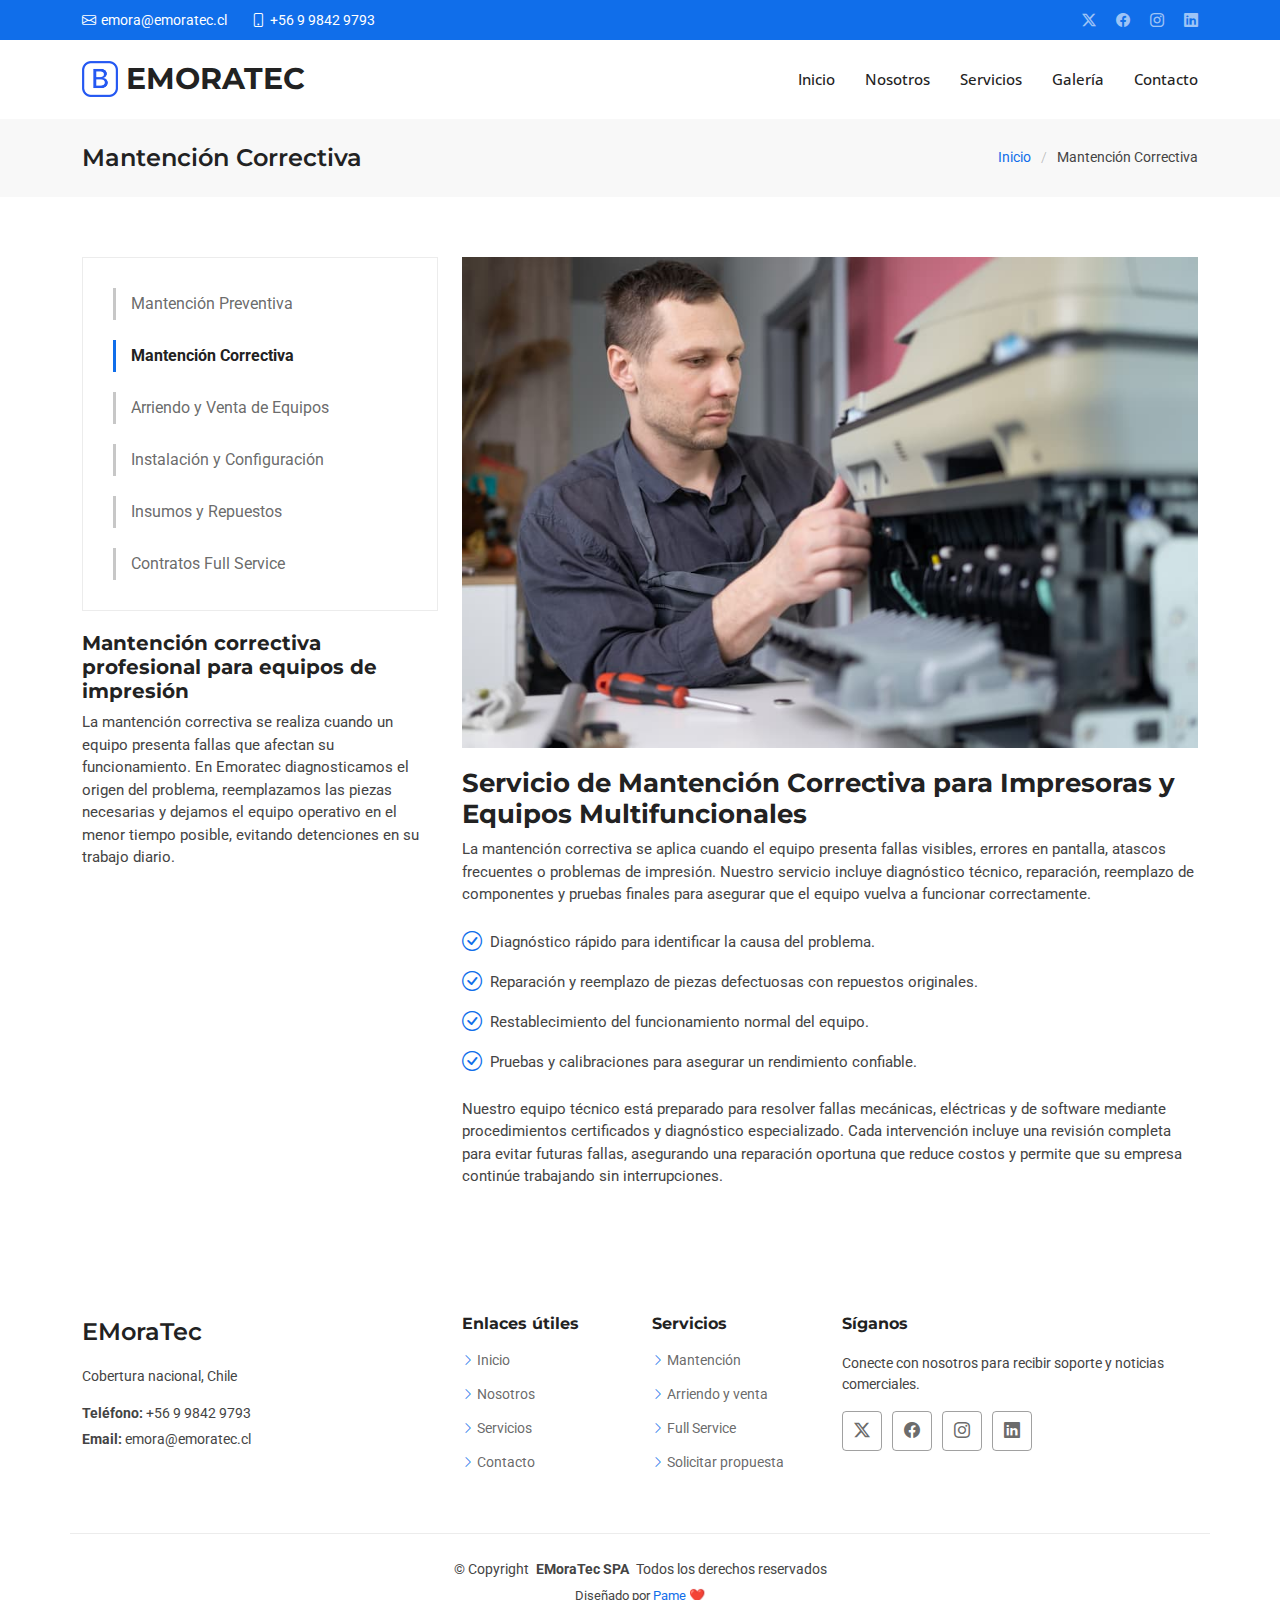
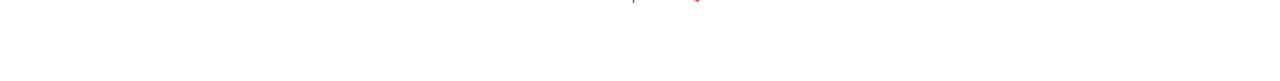
<file: servicio_mantencion_correctiva.html>
<!DOCTYPE html>
<html lang="es">
  <head>
    <meta charset="utf-8" />
    <meta content="width=device-width, initial-scale=1.0" name="viewport" />
    <title>Mantención Correctiva | EMORATEC</title>
    <meta
      name="description"
      content="Servicio de mantención correctiva para impresoras y equipos multifuncionales. Diagnóstico, reparación y reemplazo de piezas para restaurar el funcionamiento del equipo."
    />

    <meta
      name="keywords"
      content="mantención preventiva, multifuncionales, impresoras, servicio técnico, mantenimiento, soporte"
    />

    <!-- Favicons -->
    <link href="assets/img/favicon.png" rel="icon" />
    <link href="assets/img/apple-touch-icon.png" rel="apple-touch-icon" />

    <!-- Fonts -->
    <link href="https://fonts.googleapis.com" rel="preconnect" />
    <link href="https://fonts.gstatic.com" rel="preconnect" crossorigin />
    <link
      href="https://fonts.googleapis.com/css2?family=Roboto:ital,wght@0,100;0,300;0,400;0,500;0,700;0,900;1,100;1,300;1,400;1,500;1,700;1,900&family=Open+Sans:ital,wght@0,300;0,400;0,500;0,600;0,700;0,800;1,300;1,400;1,500;1,600;1,700;1,800&family=Montserrat:ital,wght@0,100;0,200;0,300;0,400;0,500;0,600;0,700;0,800;0,900;1,100;1,200;1,300;1,400;1,500;1,600;1,700;1,800;1,900&display=swap"
      rel="stylesheet"
    />

    <!-- Vendor CSS Files -->
    <link
      href="assets/vendor/bootstrap/css/bootstrap.min.css"
      rel="stylesheet"
    />
    <link
      href="assets/vendor/bootstrap-icons/bootstrap-icons.css"
      rel="stylesheet"
    />
    <link href="assets/vendor/aos/aos.css" rel="stylesheet" />
    <link
      href="assets/vendor/glightbox/css/glightbox.min.css"
      rel="stylesheet"
    />
    <link href="assets/vendor/swiper/swiper-bundle.min.css" rel="stylesheet" />

    <!-- Main CSS File -->
    <link href="assets/css/main.css" rel="stylesheet" />
  </head>

  <body class="service-details-page">
    <header id="header" class="header sticky-top">
      <div class="topbar d-flex align-items-center">
        <div
          class="container d-flex justify-content-center justify-content-md-between"
        >
          <div class="contact-info d-flex align-items-center">
            <i class="bi bi-envelope d-flex align-items-center"
              ><a href="mailto:emora@emoratec.cl">emora@emoratec.cl</a></i
            >
            <i class="bi bi-phone d-flex align-items-center ms-4"
              ><span>+56 9 9842 9793</span></i
            >
          </div>
          <div class="social-links d-none d-md-flex align-items-center">
            <a href="#" class="twitter"><i class="bi bi-twitter-x"></i></a>
            <a href="#" class="facebook"><i class="bi bi-facebook"></i></a>
            <a href="https://www.instagram.com/emoratec/" class="instagram"
              ><i class="bi bi-instagram"></i
            ></a>
            <a href="#" class="linkedin"><i class="bi bi-linkedin"></i></a>
          </div>
        </div>
      </div>
      <!-- End Top Bar -->

      <div class="branding d-flex align-items-cente">
        <div
          class="container position-relative d-flex align-items-center justify-content-between"
        >
          <a href="index.html" class="logo d-flex align-items-center">
            <img src="assets/img/logo.png" alt="" />
            <h1 class="sitename">EMORATEC</h1>
          </a>

          <nav id="navmenu" class="navmenu">
            <ul>
              <li><a href="index.html#inicio">Inicio</a></li>
              <li><a href="index.html#nosotros">Nosotros</a></li>
              <li><a href="index.html#servicios">Servicios</a></li>
              <li><a href="index.html#galeria">Galería</a></li>
              <li><a href="index.html#contacto">Contacto</a></li>
            </ul>
            <i class="mobile-nav-toggle d-xl-none bi bi-list"></i>
          </nav>
        </div>
      </div>
    </header>

    <main class="main">
      <!-- Page Title -->
      <div class="page-title" data-aos="fade">
        <div
          class="container d-lg-flex justify-content-between align-items-center"
        >
          <h1 class="mb-2 mb-lg-0">Mantención Correctiva</h1>
          <nav class="breadcrumbs">
            <ol>
              <li><a href="index.html">Inicio</a></li>
              <li class="current">Mantención Correctiva</li>
            </ol>
          </nav>
        </div>
      </div>
      <!-- End Page Title -->

      <!-- Service Details Section -->
      <section id="service-details" class="service-details section">
        <div class="container">
          <div class="row gy-4">
            <div class="col-lg-4" data-aos="fade-up" data-aos-delay="100">
              <div class="services-list">
                <a href="servicio_mantencion_preventiva.html"
                  >Mantención Preventiva</a
                >
                <a href="servicio_mantencion_correctiva.html" class="active"
                  >Mantención Correctiva</a
                >
                <a href="servicio_arriendo_y_venta.html"
                  >Arriendo y Venta de Equipos</a
                >
                <a href="servicio_instalacion_y_configuracion.html"
                  >Instalación y Configuración</a
                >
                <a href="servicio_suministros.html">Insumos y Repuestos</a>
                <a href="servicio_contratos_full_service.html"
                  >Contratos Full Service</a
                >
              </div>

              <h4>
                Mantención correctiva profesional para equipos de impresión
              </h4>
              <p>
                La mantención correctiva se realiza cuando un equipo presenta
                fallas que afectan su funcionamiento. En Emoratec diagnosticamos
                el origen del problema, reemplazamos las piezas necesarias y
                dejamos el equipo operativo en el menor tiempo posible, evitando
                detenciones en su trabajo diario.
              </p>
            </div>

            <div class="col-lg-8" data-aos="fade-up" data-aos-delay="200">
              <img
                src="assets/img/service-mc.jpg"
                alt="Mantención correctiva en equipos multifuncionales"
                class="img-fluid services-img"
              />
              <h3>
                Servicio de Mantención Correctiva para Impresoras y Equipos
                Multifuncionales
              </h3>

              <p>
                La mantención correctiva se aplica cuando el equipo presenta
                fallas visibles, errores en pantalla, atascos frecuentes o
                problemas de impresión. Nuestro servicio incluye diagnóstico
                técnico, reparación, reemplazo de componentes y pruebas finales
                para asegurar que el equipo vuelva a funcionar correctamente.
              </p>

              <ul>
                <li>
                  <i class="bi bi-check-circle"></i>
                  <span
                    >Diagnóstico rápido para identificar la causa del
                    problema.</span
                  >
                </li>
                <li>
                  <i class="bi bi-check-circle"></i>
                  <span
                    >Reparación y reemplazo de piezas defectuosas con repuestos
                    originales.</span
                  >
                </li>
                <li>
                  <i class="bi bi-check-circle"></i>
                  <span
                    >Restablecimiento del funcionamiento normal del
                    equipo.</span
                  >
                </li>
                <li>
                  <i class="bi bi-check-circle"></i>
                  <span
                    >Pruebas y calibraciones para asegurar un rendimiento
                    confiable.</span
                  >
                </li>
              </ul>

              <p>
                Nuestro equipo técnico está preparado para resolver fallas
                mecánicas, eléctricas y de software mediante procedimientos
                certificados y diagnóstico especializado. Cada intervención
                incluye una revisión completa para evitar futuras fallas,
                asegurando una reparación oportuna que reduce costos y permite
                que su empresa continúe trabajando sin interrupciones.
              </p>
            </div>
          </div>
        </div>
      </section>
      <!-- /Service Details Section -->
    </main>

    <footer id="footer" class="footer">
      <div class="container footer-top">
        <div class="row gy-4">
          <div class="col-lg-4 col-md-6 footer-about">
            <a href="index.html" class="d-flex align-items-center">
              <span class="sitename">EMoraTec</span>
            </a>
            <div class="footer-contact pt-3">
              <p>Cobertura nacional, Chile</p>
              <p></p>
              <p class="mt-3">
                <strong>Teléfono:</strong> <span>+56 9 9842 9793</span>
              </p>
              <p><strong>Email:</strong> <span>emora@emoratec.cl</span></p>
            </div>
          </div>

          <div class="col-lg-2 col-md-3 footer-links">
            <h4>Enlaces útiles</h4>
            <ul>
              <li>
                <i class="bi bi-chevron-right"></i>
                <a href="index.html#inicio">Inicio</a>
              </li>
              <li>
                <i class="bi bi-chevron-right"></i>
                <a href="index.html#nosotros">Nosotros</a>
              </li>
              <li>
                <i class="bi bi-chevron-right"></i>
                <a href="index.html#servicios">Servicios</a>
              </li>
              <li>
                <i class="bi bi-chevron-right"></i>
                <a href="index.html#contacto">Contacto</a>
              </li>
            </ul>
          </div>

          <div class="col-lg-2 col-md-3 footer-links">
            <h4>Servicios</h4>
            <ul>
              <li>
                <i class="bi bi-chevron-right"></i>
                <a href="index.html#servicios">Mantención</a>
              </li>
              <li>
                <i class="bi bi-chevron-right"></i>
                <a href="index.html#servicios">Arriendo y venta</a>
              </li>
              <li>
                <i class="bi bi-chevron-right"></i>
                <a href="index.html#servicios">Full Service</a>
              </li>
              <li>
                <i class="bi bi-chevron-right"></i>
                <a href="index.html#contacto">Solicitar propuesta</a>
              </li>
            </ul>
          </div>

          <div class="col-lg-4 col-md-12">
            <h4>Síganos</h4>
            <p>
              Conecte con nosotros para recibir soporte y noticias comerciales.
            </p>
            <div class="social-links d-flex">
              <a href=""><i class="bi bi-twitter-x"></i></a>
              <a href=""><i class="bi bi-facebook"></i></a>
              <a href="https://www.instagram.com/emoratec/"
                ><i class="bi bi-instagram"></i
              ></a>
              <a href=""><i class="bi bi-linkedin"></i></a>
            </div>
          </div>
        </div>
      </div>

      <div class="container copyright text-center mt-4">
        <p>
          © <span>Copyright</span>
          <strong class="px-1 sitename">EMoraTec SPA</strong>
          <span>Todos los derechos reservados</span>
        </p>
        <div class="credits">Diseñado por <a href="">Pame ❤️</a></div>
      </div>
    </footer>

    <!-- Scroll Top -->
    <a
      href="#"
      id="scroll-top"
      class="scroll-top d-flex align-items-center justify-content-center"
      ><i class="bi bi-arrow-up-short"></i
    ></a>

    <!-- Preloader -->
    <div id="preloader">
      <div></div>
      <div></div>
      <div></div>
      <div></div>
    </div>

    <!-- Vendor JS Files -->
    <script src="assets/vendor/bootstrap/js/bootstrap.bundle.min.js"></script>
    <script src="assets/vendor/php-email-form/validate.js"></script>
    <script src="assets/vendor/aos/aos.js"></script>
    <script src="assets/vendor/glightbox/js/glightbox.min.js"></script>
    <script src="assets/vendor/waypoints/noframework.waypoints.js"></script>
    <script src="assets/vendor/purecounter/purecounter_vanilla.js"></script>
    <script src="assets/vendor/swiper/swiper-bundle.min.js"></script>
    <script src="assets/vendor/imagesloaded/imagesloaded.pkgd.min.js"></script>
    <script src="assets/vendor/isotope-layout/isotope.pkgd.min.js"></script>

    <!-- Main JS File -->
    <script src="assets/js/main.js"></script>
  </body>
</html>
</file>
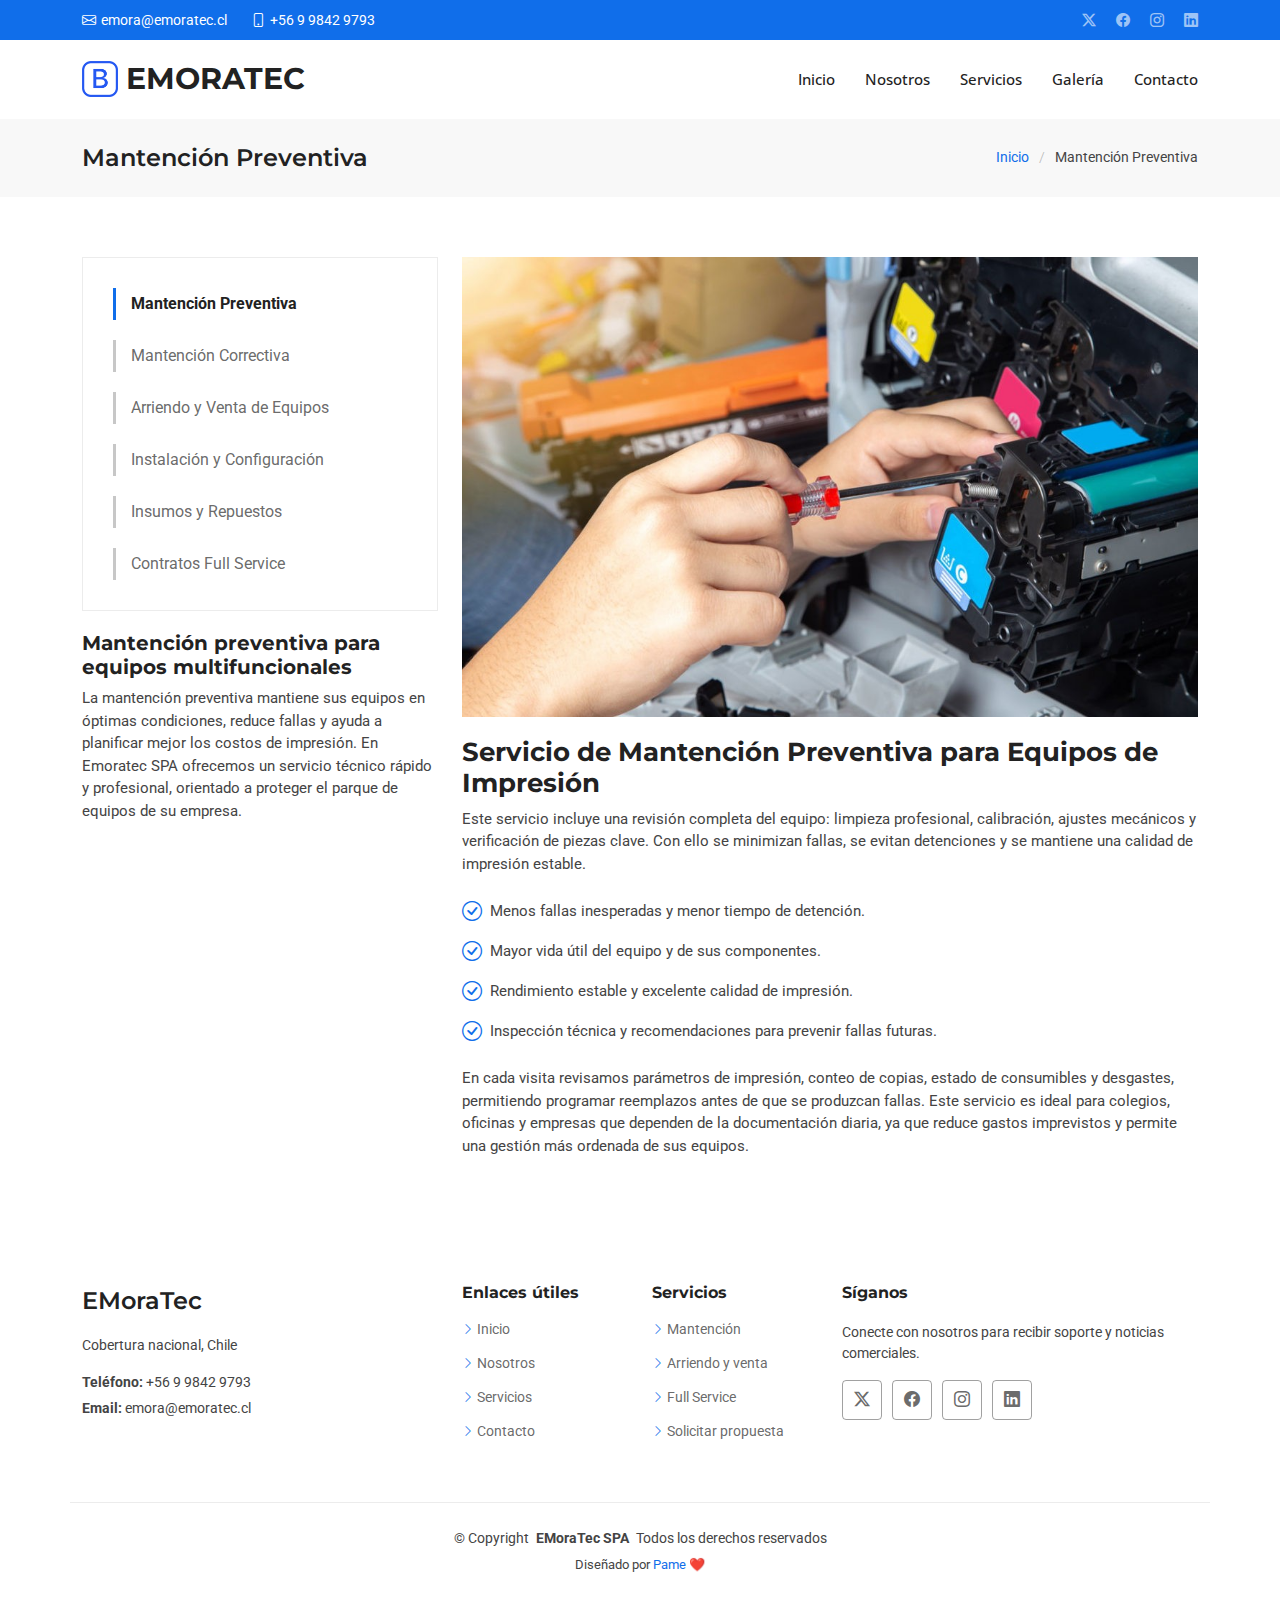
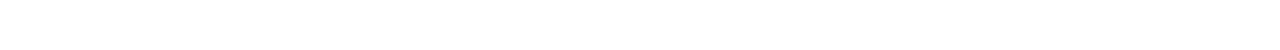
<file: servicio_mantencion_preventiva.html>
<!DOCTYPE html>
<html lang="es">
  <head>
    <meta charset="utf-8" />
    <meta content="width=device-width, initial-scale=1.0" name="viewport" />
    <title>Mantención Preventiva| EMORATEC</title>
    <meta
      name="description"
      content="Servicio de mantención preventiva para impresoras y equipos multifuncionales, pensado para asegurar la continuidad operativa y el mejor rendimiento de sus equipos."
    />

    <meta
      name="keywords"
      content="mantención preventiva, multifuncionales, impresoras, servicio técnico, mantenimiento, soporte"
    />

    <!-- Favicons -->
    <link href="assets/img/favicon.png" rel="icon" />
    <link href="assets/img/apple-touch-icon.png" rel="apple-touch-icon" />

    <!-- Fonts -->
    <link href="https://fonts.googleapis.com" rel="preconnect" />
    <link href="https://fonts.gstatic.com" rel="preconnect" crossorigin />
    <link
      href="https://fonts.googleapis.com/css2?family=Roboto:ital,wght@0,100;0,300;0,400;0,500;0,700;0,900;1,100;1,300;1,400;1,500;1,700;1,900&family=Open+Sans:ital,wght@0,300;0,400;0,500;0,600;0,700;0,800;1,300;1,400;1,500;1,600;1,700;1,800&family=Montserrat:ital,wght@0,100;0,200;0,300;0,400;0,500;0,600;0,700;0,800;0,900;1,100;1,200;1,300;1,400;1,500;1,600;1,700;1,800;1,900&display=swap"
      rel="stylesheet"
    />

    <!-- Vendor CSS Files -->
    <link
      href="assets/vendor/bootstrap/css/bootstrap.min.css"
      rel="stylesheet"
    />
    <link
      href="assets/vendor/bootstrap-icons/bootstrap-icons.css"
      rel="stylesheet"
    />
    <link href="assets/vendor/aos/aos.css" rel="stylesheet" />
    <link
      href="assets/vendor/glightbox/css/glightbox.min.css"
      rel="stylesheet"
    />
    <link href="assets/vendor/swiper/swiper-bundle.min.css" rel="stylesheet" />

    <!-- Main CSS File -->
    <link href="assets/css/main.css" rel="stylesheet" />
  </head>

  <body class="service-details-page">
    <header id="header" class="header sticky-top">
      <div class="topbar d-flex align-items-center">
        <div
          class="container d-flex justify-content-center justify-content-md-between"
        >
          <div class="contact-info d-flex align-items-center">
            <i class="bi bi-envelope d-flex align-items-center"
              ><a href="mailto:emora@emoratec.cl">emora@emoratec.cl</a></i
            >
            <i class="bi bi-phone d-flex align-items-center ms-4"
              ><span>+56 9 9842 9793</span></i
            >
          </div>
          <div class="social-links d-none d-md-flex align-items-center">
            <a href="#" class="twitter"><i class="bi bi-twitter-x"></i></a>
            <a href="#" class="facebook"><i class="bi bi-facebook"></i></a>
            <a href="https://www.instagram.com/emoratec/" class="instagram"
              ><i class="bi bi-instagram"></i
            ></a>
            <a href="#" class="linkedin"><i class="bi bi-linkedin"></i></a>
          </div>
        </div>
      </div>
      <!-- End Top Bar -->

      <div class="branding d-flex align-items-cente">
        <div
          class="container position-relative d-flex align-items-center justify-content-between"
        >
          <a href="index.html" class="logo d-flex align-items-center">
            <img src="assets/img/logo.png" alt="" />
            <h1 class="sitename">EMORATEC</h1>
          </a>

          <nav id="navmenu" class="navmenu">
            <ul>
              <li><a href="index.html#inicio">Inicio</a></li>
              <li><a href="index.html#nosotros">Nosotros</a></li>
              <li><a href="index.html#servicios">Servicios</a></li>
              <li><a href="index.html#galeria">Galería</a></li>
              <li><a href="index.html#contacto">Contacto</a></li>
            </ul>
            <i class="mobile-nav-toggle d-xl-none bi bi-list"></i>
          </nav>
        </div>
      </div>
    </header>

    <main class="main">
      <!-- Page Title -->
      <div class="page-title" data-aos="fade">
        <div
          class="container d-lg-flex justify-content-between align-items-center"
        >
          <h1 class="mb-2 mb-lg-0">Mantención Preventiva</h1>
          <nav class="breadcrumbs">
            <ol>
              <li><a href="index.html">Inicio</a></li>
              <li class="current">Mantención Preventiva</li>
            </ol>
          </nav>
        </div>
      </div>
      <!-- End Page Title -->

      <!-- Service Details Section -->
      <section id="service-details" class="service-details section">
        <div class="container">
          <div class="row gy-4">
            <div class="col-lg-4" data-aos="fade-up" data-aos-delay="100">
              <div class="services-list">
                <a href="servicio_mantencion_preventiva.html" class="active"
                  >Mantención Preventiva</a
                >
                <a href="servicio_mantencion_correctiva.html"
                  >Mantención Correctiva</a
                >
                <a href="servicio_arriendo_y_venta.html"
                  >Arriendo y Venta de Equipos</a
                >
                <a href="servicio_instalacion_y_configuracion.html"
                  >Instalación y Configuración</a
                >
                <a href="servicio_suministros.html">Insumos y Repuestos</a>
                <a href="servicio_contratos_full_service.html"
                  >Contratos Full Service</a
                >
              </div>

              <h4>Mantención preventiva para equipos multifuncionales</h4>
              <p>
                La mantención preventiva mantiene sus equipos en óptimas
                condiciones, reduce fallas y ayuda a planificar mejor los costos
                de impresión. En Emoratec SPA ofrecemos un servicio técnico
                rápido y profesional, orientado a proteger el parque de equipos
                de su empresa.
              </p>
            </div>

            <div class="col-lg-8" data-aos="fade-up" data-aos-delay="200">
              <img
                src="assets/img/service-mp.jpg"
                alt="Mantención preventiva en equipos multifuncionales"
                class="img-fluid services-img"
              />
              <h3>
                Servicio de Mantención Preventiva para Equipos de Impresión
              </h3>
              <p>
                Este servicio incluye una revisión completa del equipo: limpieza
                profesional, calibración, ajustes mecánicos y verificación de
                piezas clave. Con ello se minimizan fallas, se evitan
                detenciones y se mantiene una calidad de impresión estable.
              </p>

              <ul>
                <li>
                  <i class="bi bi-check-circle"></i>
                  <span
                    >Menos fallas inesperadas y menor tiempo de detención.</span
                  >
                </li>
                <li>
                  <i class="bi bi-check-circle"></i>
                  <span>Mayor vida útil del equipo y de sus componentes.</span>
                </li>
                <li>
                  <i class="bi bi-check-circle"></i>
                  <span
                    >Rendimiento estable y excelente calidad de impresión.</span
                  >
                </li>
                <li>
                  <i class="bi bi-check-circle"></i>
                  <span>
                    Inspección técnica y recomendaciones para prevenir fallas
                    futuras.
                  </span>
                </li>
              </ul>

              <p>
                En cada visita revisamos parámetros de impresión, conteo de
                copias, estado de consumibles y desgastes, permitiendo programar
                reemplazos antes de que se produzcan fallas. Este servicio es
                ideal para colegios, oficinas y empresas que dependen de la
                documentación diaria, ya que reduce gastos imprevistos y permite
                una gestión más ordenada de sus equipos.
              </p>
            </div>
          </div>
        </div>
      </section>
      <!-- /Service Details Section -->
    </main>

    <footer id="footer" class="footer">
      <div class="container footer-top">
        <div class="row gy-4">
          <div class="col-lg-4 col-md-6 footer-about">
            <a href="index.html" class="d-flex align-items-center">
              <span class="sitename">EMoraTec</span>
            </a>
            <div class="footer-contact pt-3">
              <p>Cobertura nacional, Chile</p>
              <p></p>
              <p class="mt-3">
                <strong>Teléfono:</strong> <span>+56 9 9842 9793</span>
              </p>
              <p><strong>Email:</strong> <span>emora@emoratec.cl</span></p>
            </div>
          </div>

          <div class="col-lg-2 col-md-3 footer-links">
            <h4>Enlaces útiles</h4>
            <ul>
              <li>
                <i class="bi bi-chevron-right"></i>
                <a href="index.html#inicio">Inicio</a>
              </li>
              <li>
                <i class="bi bi-chevron-right"></i>
                <a href="index.html#nosotros">Nosotros</a>
              </li>
              <li>
                <i class="bi bi-chevron-right"></i>
                <a href="index.html#servicios">Servicios</a>
              </li>
              <li>
                <i class="bi bi-chevron-right"></i>
                <a href="index.html#contacto">Contacto</a>
              </li>
            </ul>
          </div>

          <div class="col-lg-2 col-md-3 footer-links">
            <h4>Servicios</h4>
            <ul>
              <li>
                <i class="bi bi-chevron-right"></i>
                <a href="index.html#servicios">Mantención</a>
              </li>
              <li>
                <i class="bi bi-chevron-right"></i>
                <a href="index.html#servicios">Arriendo y venta</a>
              </li>
              <li>
                <i class="bi bi-chevron-right"></i>
                <a href="index.html#servicios">Full Service</a>
              </li>
              <li>
                <i class="bi bi-chevron-right"></i>
                <a href="index.html#contacto">Solicitar propuesta</a>
              </li>
            </ul>
          </div>

          <div class="col-lg-4 col-md-12">
            <h4>Síganos</h4>
            <p>
              Conecte con nosotros para recibir soporte y noticias comerciales.
            </p>
            <div class="social-links d-flex">
              <a href=""><i class="bi bi-twitter-x"></i></a>
              <a href=""><i class="bi bi-facebook"></i></a>
              <a href="https://www.instagram.com/emoratec/"
                ><i class="bi bi-instagram"></i
              ></a>
              <a href=""><i class="bi bi-linkedin"></i></a>
            </div>
          </div>
        </div>
      </div>

      <div class="container copyright text-center mt-4">
        <p>
          © <span>Copyright</span>
          <strong class="px-1 sitename">EMoraTec SPA</strong>
          <span>Todos los derechos reservados</span>
        </p>
        <div class="credits">Diseñado por <a href="">Pame ❤️</a></div>
      </div>
    </footer>

    <!-- Scroll Top -->
    <a
      href="#"
      id="scroll-top"
      class="scroll-top d-flex align-items-center justify-content-center"
      ><i class="bi bi-arrow-up-short"></i
    ></a>

    <!-- Preloader -->
    <div id="preloader">
      <div></div>
      <div></div>
      <div></div>
      <div></div>
    </div>

    <!-- Vendor JS Files -->
    <script src="assets/vendor/bootstrap/js/bootstrap.bundle.min.js"></script>
    <script src="assets/vendor/php-email-form/validate.js"></script>
    <script src="assets/vendor/aos/aos.js"></script>
    <script src="assets/vendor/glightbox/js/glightbox.min.js"></script>
    <script src="assets/vendor/waypoints/noframework.waypoints.js"></script>
    <script src="assets/vendor/purecounter/purecounter_vanilla.js"></script>
    <script src="assets/vendor/swiper/swiper-bundle.min.js"></script>
    <script src="assets/vendor/imagesloaded/imagesloaded.pkgd.min.js"></script>
    <script src="assets/vendor/isotope-layout/isotope.pkgd.min.js"></script>

    <!-- Main JS File -->
    <script src="assets/js/main.js"></script>
  </body>
</html>
</file>
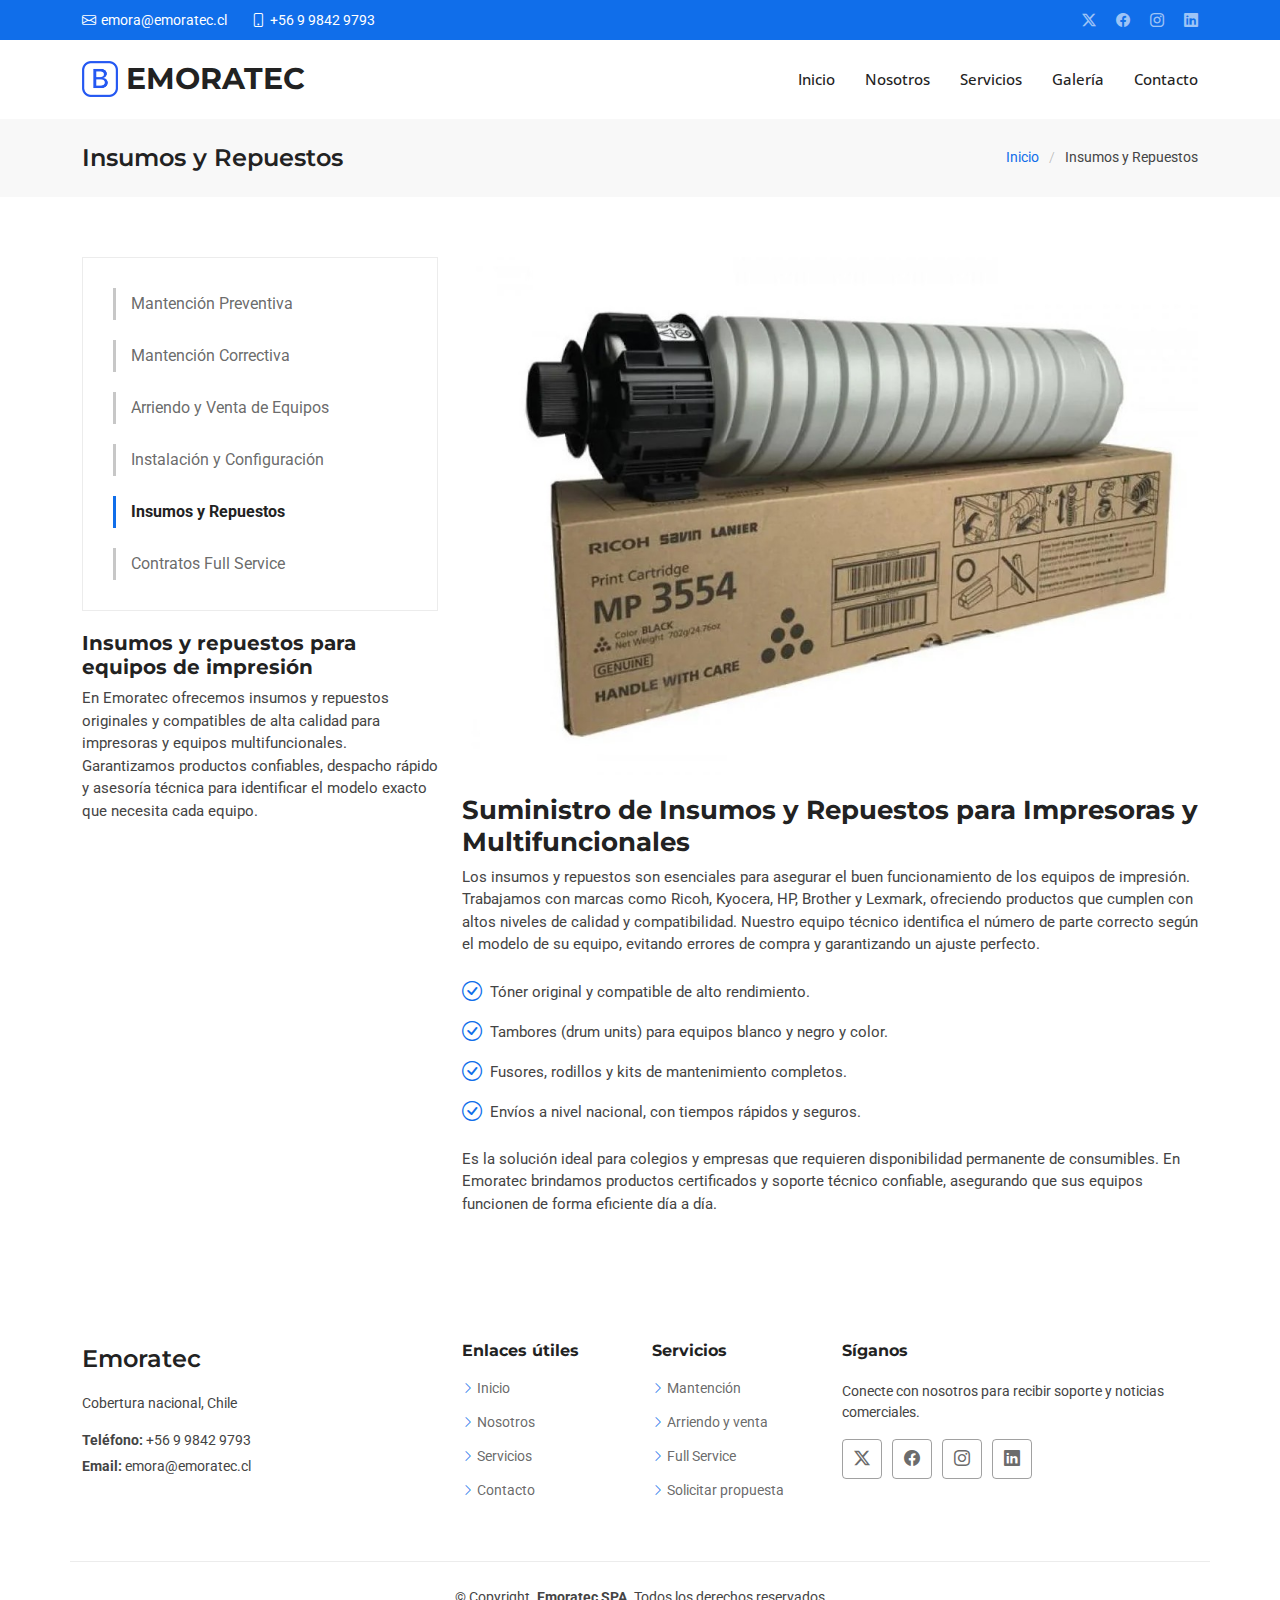
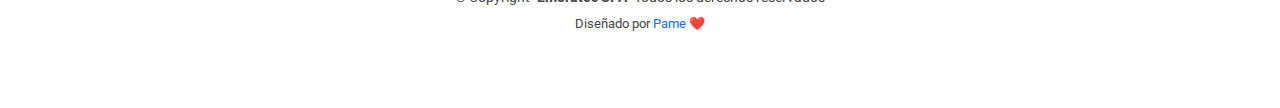
<file: servicio_suministros.html>
<!DOCTYPE html>
<html lang="es">
  <head>
    <meta charset="utf-8" />
    <meta content="width=device-width, initial-scale=1.0" name="viewport" />
    <title>
      Insumos y Repuestos para Impresoras y Multifuncionales | EMORATEC
    </title>
    <meta
      name="Venta de insumos y repuestos originales y compatibles para impresoras y equipos multifuncionales. Toner, tambores, fusores, rodillos, kits de mantenimiento y más. Envíos a todo Chile."
      content=""
    />
    <meta
      name="keywords"
      content="insumos impresoras, repuestos impresoras, toner ricoh, toner kyocera, kit de mantenimiento, fusor impresora, repuestos multifuncionales, emoratec, consumibles impresión"
    />

    <!-- Favicons -->
    <link href="assets/img/favicon.png" rel="icon" />
    <link href="assets/img/apple-touch-icon.png" rel="apple-touch-icon" />

    <!-- Fonts -->
    <link href="https://fonts.googleapis.com" rel="preconnect" />
    <link href="https://fonts.gstatic.com" rel="preconnect" crossorigin />
    <link
      href="https://fonts.googleapis.com/css2?family=Roboto:ital,wght@0,100;0,300;0,400;0,500;0,700;0,900;1,100;1,300;1,400;1,500;1,700;1,900&family=Open+Sans:ital,wght@0,300;0,400;0,500;0,600;0,700;0,800;1,300;1,400;1,500;1,600;1,700;1,800&family=Montserrat:ital,wght@0,100;0,200;0,300;0,400;0,500;0,600;0,700;0,800;0,900;1,100;1,200;1,300;1,400;1,500;1,600;1,700;1,800;1,900&display=swap"
      rel="stylesheet"
    />

    <!-- Vendor CSS Files -->
    <link
      href="assets/vendor/bootstrap/css/bootstrap.min.css"
      rel="stylesheet"
    />
    <link
      href="assets/vendor/bootstrap-icons/bootstrap-icons.css"
      rel="stylesheet"
    />
    <link href="assets/vendor/aos/aos.css" rel="stylesheet" />
    <link
      href="assets/vendor/glightbox/css/glightbox.min.css"
      rel="stylesheet"
    />
    <link href="assets/vendor/swiper/swiper-bundle.min.css" rel="stylesheet" />

    <!-- Main CSS File -->
    <link href="assets/css/main.css" rel="stylesheet" />
  </head>

  <body class="service-details-page">
    <header id="header" class="header sticky-top">
      <div class="topbar d-flex align-items-center">
        <div
          class="container d-flex justify-content-center justify-content-md-between"
        >
          <div class="contact-info d-flex align-items-center">
            <i class="bi bi-envelope d-flex align-items-center"
              ><a href="mailto:contact@example.com">emora@emoratec.cl</a></i
            >
            <i class="bi bi-phone d-flex align-items-center ms-4"
              ><span>+56 9 9842 9793</span></i
            >
          </div>
          <div class="social-links d-none d-md-flex align-items-center">
            <a href="#" class="twitter"><i class="bi bi-twitter-x"></i></a>
            <a href="#" class="facebook"><i class="bi bi-facebook"></i></a>
            <a href="https://www.instagram.com/emoratec/" class="instagram"
              ><i class="bi bi-instagram"></i
            ></a>
            <a href="#" class="linkedin"><i class="bi bi-linkedin"></i></a>
          </div>
        </div>
      </div>
      <!-- End Top Bar -->

      <div class="branding d-flex align-items-cente">
        <div
          class="container position-relative d-flex align-items-center justify-content-between"
        >
          <a href="index.html" class="logo d-flex align-items-center">
            <img src="assets/img/logo.png" alt="" />
            <h1 class="sitename">EMORATEC</h1>
          </a>

          <nav id="navmenu" class="navmenu">
            <ul>
              <li><a href="index.html#inicio">Inicio</a></li>
              <li><a href="index.html#nosotros">Nosotros</a></li>
              <li><a href="index.html#servicios">Servicios</a></li>
              <li><a href="index.html#galeria">Galería</a></li>
              <li><a href="index.html#contacto">Contacto</a></li>
            </ul>
            <i class="mobile-nav-toggle d-xl-none bi bi-list"></i>
          </nav>
        </div>
      </div>
    </header>

    <main class="main">
      <!-- Page Title -->
      <div class="page-title" data-aos="fade">
        <div
          class="container d-lg-flex justify-content-between align-items-center"
        >
          <h1 class="mb-2 mb-lg-0">Insumos y Repuestos</h1>
          <nav class="breadcrumbs">
            <ol>
              <li><a href="index.html">Inicio</a></li>
              <li class="current">Insumos y Repuestos</li>
            </ol>
          </nav>
        </div>
      </div>
      <!-- End Page Title -->

      <!-- Service Details Section -->
      <section id="service-details" class="service-details section">
        <div class="container">
          <div class="row gy-4">
            <div class="col-lg-4" data-aos="fade-up" data-aos-delay="100">
              <div class="services-list">
                <a href="servicio_mantencion_preventiva.html"
                  >Mantención Preventiva</a
                >
                <a href="servicio_mantencion_correctiva.html"
                  >Mantención Correctiva</a
                >
                <a href="servicio_arriendo_y_venta.html"
                  >Arriendo y Venta de Equipos</a
                >
                <a href="servicio_instalacion_y_configuracion.html"
                  >Instalación y Configuración</a
                >
                <a href="servicio_suministros.html" class="active"
                  >Insumos y Repuestos</a
                >
                <a href="servicio-contratos_full_service.html"
                  >Contratos Full Service</a
                >
              </div>

              <h4>Insumos y repuestos para equipos de impresión</h4>
              <p>
                En Emoratec ofrecemos insumos y repuestos originales y
                compatibles de alta calidad para impresoras y equipos
                multifuncionales. Garantizamos productos confiables, despacho
                rápido y asesoría técnica para identificar el modelo exacto que
                necesita cada equipo.
              </p>
            </div>

            <div class="col-lg-8" data-aos="fade-up" data-aos-delay="200">
              <img
                src="assets/img/service-suministro.jpg"
                alt="Mantención preventiva en equipos multifuncionales"
                class="img-fluid services-img"
              />
              <h3>
                Suministro de Insumos y Repuestos para Impresoras y
                Multifuncionales
              </h3>
              <p>
                Los insumos y repuestos son esenciales para asegurar el buen
                funcionamiento de los equipos de impresión. Trabajamos con
                marcas como Ricoh, Kyocera, HP, Brother y Lexmark, ofreciendo
                productos que cumplen con altos niveles de calidad y
                compatibilidad. Nuestro equipo técnico identifica el número de
                parte correcto según el modelo de su equipo, evitando errores de
                compra y garantizando un ajuste perfecto.
              </p>
              <ul>
                <li>
                  <i class="bi bi-check-circle"></i>
                  <span>Tóner original y compatible de alto rendimiento.</span>
                </li>
                <li>
                  <i class="bi bi-check-circle"></i>
                  <span
                    >Tambores (drum units) para equipos blanco y negro y
                    color.</span
                  >
                </li>
                <li>
                  <i class="bi bi-check-circle"></i>
                  <span
                    >Fusores, rodillos y kits de mantenimiento completos.</span
                  >
                </li>
                <li>
                  <i class="bi bi-check-circle"></i>
                  <span
                    >Envíos a nivel nacional, con tiempos rápidos y
                    seguros.</span
                  >
                </li>
              </ul>
              <p>
                Es la solución ideal para colegios y empresas que requieren
                disponibilidad permanente de consumibles. En Emoratec brindamos
                productos certificados y soporte técnico confiable, asegurando
                que sus equipos funcionen de forma eficiente día a día.
              </p>
            </div>
          </div>
        </div>
      </section>
      <!-- /Service Details Section -->
    </main>

    <footer id="footer" class="footer">
      <div class="container footer-top">
        <div class="row gy-4">
          <div class="col-lg-4 col-md-6 footer-about">
            <a href="index.html" class="d-flex align-items-center">
              <span class="sitename">Emoratec</span>
            </a>
            <div class="footer-contact pt-3">
              <p>Cobertura nacional, Chile</p>
              <p></p>
              <p class="mt-3">
                <strong>Teléfono:</strong> <span>+56 9 9842 9793</span>
              </p>
              <p><strong>Email:</strong> <span>emora@emoratec.cl</span></p>
            </div>
          </div>

          <div class="col-lg-2 col-md-3 footer-links">
            <h4>Enlaces útiles</h4>
            <ul>
              <li>
                <i class="bi bi-chevron-right"></i>
                <a href="index.html#inicio">Inicio</a>
              </li>
              <li>
                <i class="bi bi-chevron-right"></i>
                <a href="index.html#nosotros">Nosotros</a>
              </li>
              <li>
                <i class="bi bi-chevron-right"></i>
                <a href="index.html#servicios">Servicios</a>
              </li>
              <li>
                <i class="bi bi-chevron-right"></i>
                <a href="index.html#contacto">Contacto</a>
              </li>
            </ul>
          </div>

          <div class="col-lg-2 col-md-3 footer-links">
            <h4>Servicios</h4>
            <ul>
              <li>
                <i class="bi bi-chevron-right"></i>
                <a href="index.html#servicios">Mantención</a>
              </li>
              <li>
                <i class="bi bi-chevron-right"></i>
                <a href="index.html#servicios">Arriendo y venta</a>
              </li>
              <li>
                <i class="bi bi-chevron-right"></i>
                <a href="index.html#servicios">Full Service</a>
              </li>
              <li>
                <i class="bi bi-chevron-right"></i>
                <a href="index.html#contacto">Solicitar propuesta</a>
              </li>
            </ul>
          </div>

          <div class="col-lg-4 col-md-12">
            <h4>Síganos</h4>
            <p>
              Conecte con nosotros para recibir soporte y noticias comerciales.
            </p>
            <div class="social-links d-flex">
              <a href=""><i class="bi bi-twitter-x"></i></a>
              <a href=""><i class="bi bi-facebook"></i></a>
              <a href="https://www.instagram.com/emoratec/"
                ><i class="bi bi-instagram"></i
              ></a>
              <a href=""><i class="bi bi-linkedin"></i></a>
            </div>
          </div>
        </div>
      </div>

      <div class="container copyright text-center mt-4">
        <p>
          © <span>Copyright</span>
          <strong class="px-1 sitename">Emoratec SPA</strong>
          <span>Todos los derechos reservados</span>
        </p>
        <div class="credits">Diseñado por <a href="">Pame ❤️</a></div>
      </div>
    </footer>

    <!-- Scroll Top -->
    <a
      href="#"
      id="scroll-top"
      class="scroll-top d-flex align-items-center justify-content-center"
      ><i class="bi bi-arrow-up-short"></i
    ></a>

    <!-- Preloader -->
    <div id="preloader">
      <div></div>
      <div></div>
      <div></div>
      <div></div>
    </div>

    <!-- Vendor JS Files -->
    <script src="assets/vendor/bootstrap/js/bootstrap.bundle.min.js"></script>
    <script src="assets/vendor/php-email-form/validate.js"></script>
    <script src="assets/vendor/aos/aos.js"></script>
    <script src="assets/vendor/glightbox/js/glightbox.min.js"></script>
    <script src="assets/vendor/waypoints/noframework.waypoints.js"></script>
    <script src="assets/vendor/purecounter/purecounter_vanilla.js"></script>
    <script src="assets/vendor/swiper/swiper-bundle.min.js"></script>
    <script src="assets/vendor/imagesloaded/imagesloaded.pkgd.min.js"></script>
    <script src="assets/vendor/isotope-layout/isotope.pkgd.min.js"></script>

    <!-- Main JS File -->
    <script src="assets/js/main.js"></script>
  </body>
</html>
</file>
<file: assets/css/main.css>
/**
* Template Name: BizLand
* Template URL: https://bootstrapmade.com/bizland-bootstrap-business-template/
* Updated: Dec 05 2024 with Bootstrap v5.3.3
* Author: BootstrapMade.com
* License: https://bootstrapmade.com/license/
*/

/*--------------------------------------------------------------
# Font & Color Variables
# Help: https://bootstrapmade.com/color-system/
--------------------------------------------------------------*/
/* Fonts */
:root {
  --default-font: "Roboto", system-ui, -apple-system, "Segoe UI", Roboto,
    "Helvetica Neue", Arial, "Noto Sans", "Liberation Sans", sans-serif,
    "Apple Color Emoji", "Segoe UI Emoji", "Segoe UI Symbol", "Noto Color Emoji";
  --heading-font: "Montserrat", sans-serif;
  --nav-font: "Open Sans", sans-serif;
}

/* Global Colors - The following color variables are used throughout the website. Updating them here will change the color scheme of the entire website */
:root {
  --background-color: #ffffff; /* Background color for the entire website, including individual sections */
  --default-color: #444444; /* Default color used for the majority of the text content across the entire website */
  --heading-color: #222222; /* Color for headings, subheadings and title throughout the website */
  --accent-color: #106eea; /* Accent color that represents your brand on the website. It's used for buttons, links, and other elements that need to stand out */
  --surface-color: #ffffff; /* The surface color is used as a background of boxed elements within sections, such as cards, icon boxes, or other elements that require a visual separation from the global background. */
  --contrast-color: #ffffff; /* Contrast color for text, ensuring readability against backgrounds of accent, heading, or default colors. */
}

/* Nav Menu Colors - The following color variables are used specifically for the navigation menu. They are separate from the global colors to allow for more customization options */
:root {
  --nav-color: #222222; /* The default color of the main navmenu links */
  --nav-hover-color: #106eea; /* Applied to main navmenu links when they are hovered over or active */
  --nav-mobile-background-color: #ffffff; /* Used as the background color for mobile navigation menu */
  --nav-dropdown-background-color: #ffffff; /* Used as the background color for dropdown items that appear when hovering over primary navigation items */
  --nav-dropdown-color: #222222; /* Used for navigation links of the dropdown items in the navigation menu. */
  --nav-dropdown-hover-color: #106eea; /* Similar to --nav-hover-color, this color is applied to dropdown navigation links when they are hovered over. */
}

/* Color Presets - These classes override global colors when applied to any section or element, providing reuse of the sam color scheme. */

.light-background {
  --background-color: #f5f9ff;
  --surface-color: #ffffff;
}

.dark-background {
  --background-color: #060606;
  --default-color: #ffffff;
  --heading-color: #ffffff;
  --surface-color: #252525;
  --contrast-color: #ffffff;
}

/* Smooth scroll */
:root {
  scroll-behavior: smooth;
}

/*--------------------------------------------------------------
# General Styling & Shared Classes
--------------------------------------------------------------*/
body {
  color: var(--default-color);
  background-color: var(--background-color);
  font-family: var(--default-font);
}

a {
  color: var(--accent-color);
  text-decoration: none;
  transition: 0.3s;
}

a:hover {
  color: color-mix(in srgb, var(--accent-color), transparent 25%);
  text-decoration: none;
}

h1,
h2,
h3,
h4,
h5,
h6 {
  color: var(--heading-color);
  font-family: var(--heading-font);
}

/* PHP Email Form Messages
------------------------------*/
.php-email-form .error-message {
  display: none;
  background: #df1529;
  color: #ffffff;
  text-align: left;
  padding: 15px;
  margin-bottom: 24px;
  font-weight: 600;
}

.php-email-form .sent-message {
  display: none;
  color: #ffffff;
  background: #059652;
  text-align: center;
  padding: 15px;
  margin-bottom: 24px;
  font-weight: 600;
}

.php-email-form .loading {
  display: none;
  background: var(--surface-color);
  text-align: center;
  padding: 15px;
  margin-bottom: 24px;
}

.php-email-form .loading:before {
  content: "";
  display: inline-block;
  border-radius: 50%;
  width: 24px;
  height: 24px;
  margin: 0 10px -6px 0;
  border: 3px solid var(--accent-color);
  border-top-color: var(--surface-color);
  animation: php-email-form-loading 1s linear infinite;
}

@keyframes php-email-form-loading {
  0% {
    transform: rotate(0deg);
  }

  100% {
    transform: rotate(360deg);
  }
}

/*--------------------------------------------------------------
# Global Header
--------------------------------------------------------------*/
.header {
  color: var(--default-color);
  transition: all 0.5s;
  z-index: 997;
  background-color: var(--background-color);
}

.header .topbar {
  background-color: var(--accent-color);
  height: 40px;
  padding: 0;
  font-size: 14px;
  transition: all 0.5s;
}

.header .topbar .contact-info i {
  font-style: normal;
  color: var(--contrast-color);
}

.header .topbar .contact-info i a,
.header .topbar .contact-info i span {
  padding-left: 5px;
  color: var(--contrast-color);
}

@media (max-width: 575px) {
  .header .topbar .contact-info i a,
  .header .topbar .contact-info i span {
    font-size: 13px;
  }
}

.header .topbar .contact-info i a {
  line-height: 0;
  transition: 0.3s;
}

.header .topbar .contact-info i a:hover {
  color: var(--contrast-color);
  text-decoration: underline;
}

.header .topbar .social-links a {
  color: color-mix(in srgb, var(--contrast-color), transparent 40%);
  line-height: 0;
  transition: 0.3s;
  margin-left: 20px;
}

.header .topbar .social-links a:hover {
  color: var(--contrast-color);
}

.header .branding {
  background-color: var(--background-color);
  min-height: 60px;
  padding: 10px 0;
}

.header .logo {
  line-height: 1;
}

.header .logo img {
  max-height: 36px;
  margin-right: 8px;
}

.header .logo h1 {
  font-size: 30px;
  margin: 0;
  font-weight: 700;
  color: var(--heading-color);
}

.scrolled .header {
  box-shadow: 0px 0 18px rgba(0, 0, 0, 0.1);
}

.scrolled .header .topbar {
  height: 0;
  visibility: hidden;
  overflow: hidden;
}

/*--------------------------------------------------------------
# Navigation Menu
--------------------------------------------------------------*/
/* Navmenu - Desktop */
@media (min-width: 1200px) {
  .navmenu {
    padding: 0;
  }

  .navmenu ul {
    margin: 0;
    padding: 0;
    display: flex;
    list-style: none;
    align-items: center;
  }

  .navmenu li {
    position: relative;
  }

  .navmenu a,
  .navmenu a:focus {
    color: var(--nav-color);
    padding: 18px 15px;
    font-size: 15px;
    font-family: var(--nav-font);
    font-weight: 500;
    display: flex;
    align-items: center;
    justify-content: space-between;
    white-space: nowrap;
    transition: 0.3s;
  }

  .navmenu a i,
  .navmenu a:focus i {
    font-size: 12px;
    line-height: 0;
    margin-left: 5px;
    transition: 0.3s;
  }

  .navmenu li:last-child a {
    padding-right: 0;
  }

  .navmenu li:hover > a,
  .navmenu .active,
  .navmenu .active:focus {
    color: var(--nav-hover-color);
  }

  .navmenu .dropdown ul {
    margin: 0;
    padding: 10px 0;
    background: var(--nav-dropdown-background-color);
    display: block;
    position: absolute;
    visibility: hidden;
    left: 14px;
    top: 130%;
    opacity: 0;
    transition: 0.3s;
    border-radius: 4px;
    z-index: 99;
    box-shadow: 0px 0px 30px rgba(0, 0, 0, 0.1);
  }

  .navmenu .dropdown ul li {
    min-width: 200px;
  }

  .navmenu .dropdown ul a {
    padding: 10px 20px;
    font-size: 15px;
    text-transform: none;
    color: var(--nav-dropdown-color);
  }

  .navmenu .dropdown ul a i {
    font-size: 12px;
  }

  .navmenu .dropdown ul a:hover,
  .navmenu .dropdown ul .active:hover,
  .navmenu .dropdown ul li:hover > a {
    color: var(--nav-dropdown-hover-color);
  }

  .navmenu .dropdown:hover > ul {
    opacity: 1;
    top: 100%;
    visibility: visible;
  }

  .navmenu .dropdown .dropdown ul {
    top: 0;
    left: -90%;
    visibility: hidden;
  }

  .navmenu .dropdown .dropdown:hover > ul {
    opacity: 1;
    top: 0;
    left: -100%;
    visibility: visible;
  }
}

/* Navmenu - Mobile */
@media (max-width: 1199px) {
  .mobile-nav-toggle {
    color: var(--nav-color);
    font-size: 28px;
    line-height: 0;
    margin-right: 10px;
    cursor: pointer;
    transition: color 0.3s;
  }

  .navmenu {
    padding: 0;
    z-index: 9997;
  }

  .navmenu ul {
    display: none;
    list-style: none;
    position: absolute;
    inset: 60px 20px 20px 20px;
    padding: 10px 0;
    margin: 0;
    border-radius: 6px;
    background-color: var(--nav-mobile-background-color);
    overflow-y: auto;
    transition: 0.3s;
    z-index: 9998;
    box-shadow: 0px 0px 30px rgba(0, 0, 0, 0.1);
  }

  .navmenu a,
  .navmenu a:focus {
    color: var(--nav-dropdown-color);
    padding: 10px 20px;
    font-family: var(--nav-font);
    font-size: 17px;
    font-weight: 500;
    display: flex;
    align-items: center;
    justify-content: space-between;
    white-space: nowrap;
    transition: 0.3s;
  }

  .navmenu a i,
  .navmenu a:focus i {
    font-size: 12px;
    line-height: 0;
    margin-left: 5px;
    width: 30px;
    height: 30px;
    display: flex;
    align-items: center;
    justify-content: center;
    border-radius: 50%;
    transition: 0.3s;
    background-color: color-mix(in srgb, var(--accent-color), transparent 90%);
  }

  .navmenu a i:hover,
  .navmenu a:focus i:hover {
    background-color: var(--accent-color);
    color: var(--contrast-color);
  }

  .navmenu a:hover,
  .navmenu .active,
  .navmenu .active:focus {
    color: var(--nav-dropdown-hover-color);
  }

  .navmenu .active i,
  .navmenu .active:focus i {
    background-color: var(--accent-color);
    color: var(--contrast-color);
    transform: rotate(180deg);
  }

  .navmenu .dropdown ul {
    position: static;
    display: none;
    z-index: 99;
    padding: 10px 0;
    margin: 10px 20px;
    background-color: var(--nav-dropdown-background-color);
    border: 1px solid color-mix(in srgb, var(--default-color), transparent 90%);
    box-shadow: none;
    transition: all 0.5s ease-in-out;
  }

  .navmenu .dropdown ul ul {
    background-color: rgba(33, 37, 41, 0.1);
  }

  .navmenu .dropdown > .dropdown-active {
    display: block;
    background-color: rgba(33, 37, 41, 0.03);
  }

  .mobile-nav-active {
    overflow: hidden;
  }

  .mobile-nav-active .mobile-nav-toggle {
    color: #fff;
    position: absolute;
    font-size: 32px;
    top: 15px;
    right: 15px;
    margin-right: 0;
    z-index: 9999;
  }

  .mobile-nav-active .navmenu {
    position: fixed;
    overflow: hidden;
    inset: 0;
    background: rgba(33, 37, 41, 0.8);
    transition: 0.3s;
  }

  .mobile-nav-active .navmenu > ul {
    display: block;
  }
}

/*--------------------------------------------------------------
# Global Footer
--------------------------------------------------------------*/
.footer {
  color: var(--default-color);
  background-color: var(--background-color);
  font-size: 14px;
  padding-bottom: 50px;
  position: relative;
}

.footer .footer-top {
  padding-top: 50px;
}

.footer .social-links a {
  display: flex;
  align-items: center;
  justify-content: center;
  width: 40px;
  height: 40px;
  border-radius: 4px;
  border: 1px solid color-mix(in srgb, var(--default-color), transparent 50%);
  font-size: 16px;
  color: color-mix(in srgb, var(--default-color), transparent 20%);
  margin-right: 10px;
  transition: 0.3s;
}

.footer .social-links a:hover {
  color: var(--accent-color);
  border-color: var(--accent-color);
}

.footer h4 {
  font-size: 16px;
  font-weight: bold;
  position: relative;
  padding-bottom: 12px;
}

.footer .footer-links {
  margin-bottom: 30px;
}

.footer .footer-links ul {
  list-style: none;
  padding: 0;
  margin: 0;
}

.footer .footer-links ul i {
  margin-right: 3px;
  font-size: 12px;
  line-height: 0;
  color: var(--accent-color);
}

.footer .footer-links ul li {
  padding: 10px 0;
  display: flex;
  align-items: center;
}

.footer .footer-links ul li:first-child {
  padding-top: 0;
}

.footer .footer-links ul a {
  display: inline-block;
  color: color-mix(in srgb, var(--default-color), transparent 20%);
  line-height: 1;
}

.footer .footer-links ul a:hover {
  color: var(--accent-color);
}

.footer .footer-about a {
  color: var(--heading-color);
  font-size: 24px;
  font-weight: 600;
  font-family: var(--heading-font);
}

.footer .footer-contact p {
  margin-bottom: 5px;
}

.footer .copyright {
  padding-top: 25px;
  padding-bottom: 25px;
  border-top: 1px solid
    color-mix(in srgb, var(--default-color), transparent 90%);
}

.footer .copyright p {
  margin-bottom: 0;
}

.footer .credits {
  margin-top: 6px;
  font-size: 13px;
}

/*--------------------------------------------------------------
# Preloader
--------------------------------------------------------------*/
#preloader {
  position: fixed;
  inset: 0;
  z-index: 9999;
  overflow: hidden;
  background-color: var(--background-color);
  transition: all 0.6s ease-out;
  width: 100%;
  height: 100vh;
  display: flex;
  align-items: center;
  justify-content: center;
}

#preloader div {
  width: 13px;
  height: 13px;
  background-color: var(--accent-color);
  border-radius: 50%;
  animation-timing-function: cubic-bezier(0, 1, 1, 0);
  position: absolute;
  left: 50%;
}

#preloader div:nth-child(1) {
  left: calc(50% + 8px);
  animation: animate-preloader-1 0.6s infinite;
}

#preloader div:nth-child(2) {
  left: calc(50% + 8px);
  animation: animate-preloader-2 0.6s infinite;
}

#preloader div:nth-child(3) {
  left: calc(50% + 32px);
  animation: animate-preloader-2 0.6s infinite;
}

#preloader div:nth-child(4) {
  left: calc(50% + 56px);
  animation: animate-preloader-3 0.6s infinite;
}

@keyframes animate-preloader-1 {
  0% {
    transform: scale(0);
  }

  100% {
    transform: scale(1);
  }
}

@keyframes animate-preloader-3 {
  0% {
    transform: scale(1);
  }

  100% {
    transform: scale(0);
  }
}

@keyframes animate-preloader-2 {
  0% {
    transform: translate(0, 0);
  }

  100% {
    transform: translate(24px, 0);
  }
}

/*--------------------------------------------------------------
# Scroll Top Button
--------------------------------------------------------------*/
.scroll-top {
  position: fixed;
  visibility: hidden;
  opacity: 0;
  right: 15px;
  bottom: 15px;
  z-index: 99999;
  background-color: var(--accent-color);
  width: 40px;
  height: 40px;
  border-radius: 4px;
  transition: all 0.4s;
}

.scroll-top i {
  font-size: 24px;
  color: var(--contrast-color);
  line-height: 0;
}

.scroll-top:hover {
  background-color: color-mix(in srgb, var(--accent-color), transparent 20%);
  color: var(--contrast-color);
}

.scroll-top.active {
  visibility: visible;
  opacity: 1;
}

/*--------------------------------------------------------------
# Disable aos animation delay on mobile devices
--------------------------------------------------------------*/
@media screen and (max-width: 768px) {
  [data-aos-delay] {
    transition-delay: 0 !important;
  }
}

/*--------------------------------------------------------------
# Global Page Titles & Breadcrumbs
--------------------------------------------------------------*/
.page-title {
  --background-color: color-mix(in srgb, var(--default-color), transparent 96%);
  color: var(--default-color);
  background-color: var(--background-color);
  padding: 25px 0;
  position: relative;
}

.page-title h1 {
  font-size: 24px;
  font-weight: 600;
}

.page-title .breadcrumbs ol {
  display: flex;
  flex-wrap: wrap;
  list-style: none;
  padding: 0;
  margin: 0;
  font-size: 14px;
  font-weight: 400;
}

.page-title .breadcrumbs ol li + li {
  padding-left: 10px;
}

.page-title .breadcrumbs ol li + li::before {
  content: "/";
  display: inline-block;
  padding-right: 10px;
  color: color-mix(in srgb, var(--default-color), transparent 70%);
}

/*--------------------------------------------------------------
# Global Sections
--------------------------------------------------------------*/
section,
.section {
  color: var(--default-color);
  background-color: var(--background-color);
  padding: 60px 0;
  scroll-margin-top: 78px;
  overflow: clip;
}

@media (max-width: 1199px) {
  section,
  .section {
    scroll-margin-top: 60px;
  }
}

/*--------------------------------------------------------------
# Global Section Titles
--------------------------------------------------------------*/
.section-title {
  text-align: center;
  padding-bottom: 60px;
  position: relative;
}

.section-title h2 {
  font-size: 13px;
  letter-spacing: 1px;
  font-weight: 700;
  padding: 8px 20px;
  margin: 0;
  background: color-mix(in srgb, var(--accent-color), transparent 90%);
  color: var(--accent-color);
  display: inline-block;
  text-transform: uppercase;
  border-radius: 50px;
  font-family: var(--default-font);
}

.section-title p {
  color: var(--heading-color);
  margin: 10px 0 0 0;
  font-size: 32px;
  font-weight: 700;
  font-family: var(--heading-font);
}

.section-title p .description-title {
  color: var(--accent-color);
}

/*--------------------------------------------------------------
# Hero Section
--------------------------------------------------------------*/
.hero {
  width: 100%;
  min-height: 75vh;
  position: relative;
  padding: 60px 0;
  display: flex;
  align-items: center;
  background: url("../img/hero-bg.jpg") top left;
  background-size: cover;
}

.hero:before {
  content: "";
  background: color-mix(in srgb, var(--background-color), transparent 30%);
  position: absolute;
  bottom: 0;
  top: 0;
  left: 0;
  right: 0;
}

.hero .container {
  position: relative;
}

.hero h1 {
  margin: 0;
  font-size: 48px;
  font-weight: 700;
  line-height: 56px;
}

.hero h1 span {
  color: var(--accent-color);
}

.hero p {
  color: color-mix(in srgb, var(--default-color), transparent 30%);
  margin: 5px 0 30px 0;
  font-size: 20px;
  font-weight: 400;
}

.hero .btn-get-started {
  color: var(--contrast-color);
  background: var(--accent-color);
  font-family: var(--heading-font);
  font-weight: 400;
  font-size: 16px;
  letter-spacing: 1px;
  display: inline-block;
  padding: 12px 30px;
  border-radius: 4px;
  transition: 0.5s;
  box-shadow: 0 8px 28px rgba(0, 0, 0, 0.1);
}

.hero .btn-get-started:hover {
  color: var(--contrast-color);
  background: color-mix(in srgb, var(--accent-color), transparent 15%);
  box-shadow: 0 8px 28px rgba(0, 0, 0, 0.1);
}

.hero .btn-watch-video {
  font-size: 16px;
  transition: 0.5s;
  margin-left: 25px;
  color: var(--default-color);
  font-weight: 600;
}

.hero .btn-watch-video i {
  color: var(--accent-color);
  font-size: 32px;
  transition: 0.3s;
  line-height: 0;
  margin-right: 8px;
}

.hero .btn-watch-video:hover {
  color: var(--accent-color);
}

.hero .btn-watch-video:hover i {
  color: color-mix(in srgb, var(--accent-color), transparent 15%);
}

.hero .animated {
  animation: up-down 2s ease-in-out infinite alternate-reverse both;
}

@media (max-width: 640px) {
  .hero h1 {
    font-size: 28px;
    line-height: 36px;
  }

  .hero p {
    font-size: 18px;
    line-height: 24px;
    margin-bottom: 30px;
  }

  .hero .btn-get-started,
  .hero .btn-watch-video {
    font-size: 13px;
  }
}

@keyframes up-down {
  0% {
    transform: translateY(10px);
  }

  100% {
    transform: translateY(-10px);
  }
}

/*--------------------------------------------------------------
# Featured Services Section
--------------------------------------------------------------*/
.featured-services .service-item {
  background-color: var(--surface-color);
  box-shadow: 0px 0 25px 0 rgba(0, 0, 0, 0.1);
  padding: 50px 30px;
  transition: all 0.3s ease-in-out;
  height: 100%;
  position: relative;
  z-index: 1;
}

.featured-services .service-item:before {
  content: "";
  position: absolute;
  background: var(--accent-color);
  inset: 100% 0 0 0;
  transition: all 0.3s;
  z-index: -1;
}

.featured-services .service-item .icon {
  margin-bottom: 10px;
}

.featured-services .service-item .icon i {
  color: var(--accent-color);
  font-size: 36px;
  transition: ease-in-out 0.3s;
}

.featured-services .service-item h4 {
  font-weight: 700;
  margin-bottom: 15px;
  font-size: 20px;
}

.featured-services .service-item h4 a {
  color: var(--heading-color);
  transition: ease-in-out 0.3s;
}

.featured-services .service-item p {
  line-height: 24px;
  font-size: 14px;
  margin-bottom: 0;
  transition: ease-in-out 0.3s;
}

.featured-services .service-item:hover h4 a,
.featured-services .service-item:hover .icon i,
.featured-services .service-item:hover p {
  color: var(--contrast-color);
}

.featured-services .service-item:hover:before {
  background: var(--accent-color);
  inset: 0;
  border-radius: 0px;
}

/*--------------------------------------------------------------
# About Section
--------------------------------------------------------------*/
.about .about-content h3 {
  font-weight: 700;
  font-size: 26px;
}

.about .about-content ul {
  list-style: none;
  padding: 0;
}

.about .about-content ul li {
  display: flex;
  align-items: flex-start;
  margin-bottom: 35px;
}

.about .about-content ul li:first-child {
  margin-top: 35px;
}

.about .about-content ul i {
  background: var(--surface-color);
  box-shadow: 0px 6px 15px rgba(0, 0, 0, 0.1);
  display: flex;
  align-items: center;
  justify-content: center;
  flex-shrink: 0;
  width: 64px;
  height: 64px;
  font-size: 24px;
  margin-right: 15px;
  color: var(--accent-color);
  border-radius: 50px;
}

.about .about-content ul h4 {
  font-size: 18px;
  font-weight: 600;
}

.about .about-content ul p {
  font-size: 15px;
}

.about .about-content p:last-child {
  margin-bottom: 0;
}

/*--------------------------------------------------------------
# Stats Section
--------------------------------------------------------------*/
.stats i {
  background-color: var(--accent-color);
  color: var(--contrast-color);
  border: 6px solid var(--surface-color);
  width: 64px;
  height: 64px;
  font-size: 24px;
  border-radius: 50px;
  display: inline-flex;
  align-items: center;
  justify-content: center;
  position: relative;
  z-index: 1;
}

.stats .stats-item {
  background-color: color-mix(in srgb, var(--accent-color), transparent 95%);
  margin-top: -32px;
  padding: 40px 30px 35px 30px;
  width: 100%;
  position: relative;
  text-align: center;
  border-radius: 4px;
  z-index: 0;
}

.stats .stats-item span {
  font-size: 36px;
  display: block;
  font-weight: 700;
}

.stats .stats-item p {
  padding: 0;
  margin: 0;
  font-family: var(--heading-font);
  font-size: 16px;
}

/*--------------------------------------------------------------
# Clients Section
--------------------------------------------------------------*/
.clients {
  padding: 25px 0;
}

.clients .swiper {
  padding: 10px 0;
}

.clients .swiper-wrapper {
  height: auto;
}

.clients .swiper-slide img {
  transition: 0.3s;
}

.clients .swiper-slide img:hover {
  transform: scale(1.1);
}

/*--------------------------------------------------------------
# Services Section
--------------------------------------------------------------*/
.services .service-item {
  background-color: var(--surface-color);
  text-align: center;
  border: 1px solid color-mix(in srgb, var(--default-color), transparent 85%);
  padding: 80px 20px;
  transition: border ease-in-out 0.3s;
  height: 100%;
}

.services .service-item .icon {
  margin: 0 auto;
  width: 64px;
  height: 64px;
  background: var(--accent-color);
  border-radius: 4px;
  display: flex;
  align-items: center;
  justify-content: center;
  margin-bottom: 20px;
  transition: 0.3s;
}

.services .service-item .icon i {
  color: var(--contrast-color);
  font-size: 28px;
  transition: ease-in-out 0.3s;
}

.services .service-item h3 {
  font-weight: 700;
  margin: 10px 0 15px 0;
  font-size: 22px;
  transition: 0.3s;
}

.services .service-item p {
  line-height: 24px;
  font-size: 14px;
  margin-bottom: 0;
}

.services .service-item:hover {
  border-color: var(--accent-color);
}

.services .service-item:hover h3 {
  color: var(--accent-color);
}

/*--------------------------------------------------------------
# Testimonials Section
--------------------------------------------------------------*/
.testimonials {
  padding: 80px 0;
  position: relative;
}

.testimonials:before {
  content: "";
  background: color-mix(in srgb, var(--background-color), transparent 30%);
  position: absolute;
  inset: 0;
  z-index: 2;
}

.testimonials .testimonials-bg {
  position: absolute;
  inset: 0;
  display: block;
  width: 100%;
  height: 100%;
  object-fit: cover;
  z-index: 1;
}

.testimonials .container {
  position: relative;
  z-index: 3;
}

.testimonials .testimonials-carousel,
.testimonials .testimonials-slider {
  overflow: hidden;
}

.testimonials .testimonial-item {
  text-align: center;
}

.testimonials .testimonial-item .testimonial-img {
  width: 100px;
  border-radius: 50%;
  border: 6px solid color-mix(in srgb, var(--default-color), transparent 85%);
  margin: 0 auto;
}

.testimonials .testimonial-item h3 {
  font-size: 20px;
  font-weight: bold;
  margin: 10px 0 5px 0;
}

.testimonials .testimonial-item h4 {
  font-size: 14px;
  margin: 0 0 15px 0;
  color: color-mix(in srgb, var(--default-color), transparent 40%);
}

.testimonials .testimonial-item .stars {
  margin-bottom: 15px;
}

.testimonials .testimonial-item .stars i {
  color: #ffc107;
  margin: 0 1px;
}

.testimonials .testimonial-item .quote-icon-left,
.testimonials .testimonial-item .quote-icon-right {
  color: color-mix(in srgb, var(--default-color), transparent 40%);
  font-size: 26px;
  line-height: 0;
}

.testimonials .testimonial-item .quote-icon-left {
  display: inline-block;
  left: -5px;
  position: relative;
}

.testimonials .testimonial-item .quote-icon-right {
  display: inline-block;
  right: -5px;
  position: relative;
  top: 10px;
  transform: scale(-1, -1);
}

.testimonials .testimonial-item p {
  font-style: italic;
  margin: 0 auto 15px auto;
}

.testimonials .swiper-wrapper {
  height: auto;
}

.testimonials .swiper-pagination {
  margin-top: 20px;
  position: relative;
}

.testimonials .swiper-pagination .swiper-pagination-bullet {
  width: 12px;
  height: 12px;
  background-color: color-mix(in srgb, var(--default-color), transparent 50%);
  opacity: 0.5;
}

.testimonials .swiper-pagination .swiper-pagination-bullet-active {
  background-color: var(--default-color);
  opacity: 1;
}

@media (min-width: 992px) {
  .testimonials .testimonial-item p {
    width: 80%;
  }
}

/*--------------------------------------------------------------
# Portfolio Section
--------------------------------------------------------------*/
.portfolio .portfolio-filters {
  padding: 0;
  margin: 0 auto 20px auto;
  list-style: none;
  text-align: center;
}

.portfolio .portfolio-filters li {
  cursor: pointer;
  display: inline-block;
  padding: 8px 20px 10px 20px;
  margin: 0;
  font-size: 15px;
  font-weight: 500;
  line-height: 1;
  margin-bottom: 5px;
  border-radius: 4px;
  transition: all 0.3s ease-in-out;
  font-family: var(--heading-font);
}

.portfolio .portfolio-filters li:hover,
.portfolio .portfolio-filters li.filter-active {
  color: var(--contrast-color);
  background-color: var(--accent-color);
}

.portfolio .portfolio-filters li:first-child {
  margin-left: 0;
}

.portfolio .portfolio-filters li:last-child {
  margin-right: 0;
}

@media (max-width: 575px) {
  .portfolio .portfolio-filters li {
    font-size: 14px;
    margin: 0 0 10px 0;
  }
}

.portfolio .portfolio-item {
  position: relative;
  overflow: hidden;
}

.portfolio .portfolio-item .portfolio-info {
  opacity: 0;
  position: absolute;
  left: 12px;
  right: 12px;
  bottom: -100%;
  z-index: 3;
  transition: all ease-in-out 0.5s;
  background: color-mix(in srgb, var(--background-color), transparent 10%);
  padding: 15px;
}

.portfolio .portfolio-item .portfolio-info h4 {
  font-size: 18px;
  font-weight: 600;
  padding-right: 50px;
}

.portfolio .portfolio-item .portfolio-info p {
  color: color-mix(in srgb, var(--default-color), transparent 30%);
  font-size: 14px;
  margin-bottom: 0;
  padding-right: 50px;
}

.portfolio .portfolio-item .portfolio-info .preview-link,
.portfolio .portfolio-item .portfolio-info .details-link {
  position: absolute;
  right: 50px;
  font-size: 24px;
  top: calc(50% - 14px);
  color: color-mix(in srgb, var(--default-color), transparent 30%);
  transition: 0.3s;
  line-height: 0;
}

.portfolio .portfolio-item .portfolio-info .preview-link:hover,
.portfolio .portfolio-item .portfolio-info .details-link:hover {
  color: var(--accent-color);
}

.portfolio .portfolio-item .portfolio-info .details-link {
  right: 14px;
  font-size: 28px;
}

.portfolio .portfolio-item:hover .portfolio-info {
  opacity: 1;
  bottom: 0;
}

/*--------------------------------------------------------------
# Team Section
--------------------------------------------------------------*/
.team .team-member {
  background-color: var(--surface-color);
  box-shadow: 0px 2px 15px rgba(0, 0, 0, 0.1);
  overflow: hidden;
  border-radius: 5px;
}

.team .team-member .member-img {
  position: relative;
  overflow: hidden;
}

.team .team-member .social {
  position: absolute;
  left: 0;
  bottom: 0;
  right: 0;
  height: 40px;
  opacity: 0;
  transition: ease-in-out 0.3s;
  background: color-mix(in srgb, var(--background-color), transparent 20%);
  display: flex;
  align-items: center;
  justify-content: center;
}

.team .team-member .social a {
  transition: color 0.3s;
  color: var(--heading-color);
  margin: 0 10px;
  display: inline-flex;
  align-items: center;
  justify-content: center;
}

.team .team-member .social a i {
  line-height: 0;
}

.team .team-member .social a:hover {
  color: var(--accent-color);
}

.team .team-member .social i {
  font-size: 18px;
  margin: 0 2px;
}

.team .team-member .member-info {
  padding: 25px 15px;
  text-align: center;
}

.team .team-member .member-info h4 {
  font-weight: 700;
  margin-bottom: 5px;
  font-size: 18px;
  color: color-mix(in srgb, var(--default-color), transparent 20%);
}

.team .team-member .member-info span {
  display: block;
  font-size: 13px;
  font-weight: 400;
  color: color-mix(in srgb, var(--default-color), transparent 40%);
}

.team .team-member .member-info p {
  font-style: italic;
  font-size: 14px;
  line-height: 26px;
  color: color-mix(in srgb, var(--default-color), transparent 40%);
}

.team .team-member:hover .social {
  opacity: 1;
}

/*--------------------------------------------------------------
# Pricing Section
--------------------------------------------------------------*/
.pricing .pricing-item {
  background-color: var(--surface-color);
  box-shadow: 0px 0px 4px rgba(0, 0, 0, 0.1);
  padding: 20px;
  text-align: center;
  border-radius: 5px;
  position: relative;
  overflow: hidden;
}

.pricing .pricing-item h3 {
  font-weight: 400;
  margin: -20px -20px 20px -20px;
  padding: 20px 15px;
  font-size: 16px;
  font-weight: 600;
  color: color-mix(in srgb, var(--default-color), transparent 20%);
  background: color-mix(in srgb, var(--default-color), transparent 95%);
}

.pricing .pricing-item h4 {
  font-size: 36px;
  font-weight: 600;
  font-family: var(--heading-font);
}

.pricing .pricing-item h4 sup {
  font-size: 20px;
  top: -15px;
  left: -3px;
}

.pricing .pricing-item h4 span {
  color: color-mix(in srgb, var(--default-color), transparent 40%);
  font-size: 16px;
  font-weight: 300;
}

.pricing .pricing-item ul {
  padding: 15px 0;
  list-style: none;
  text-align: center;
  line-height: 20px;
  font-size: 14px;
}

.pricing .pricing-item ul li {
  padding-bottom: 16px;
}

.pricing .pricing-item ul i {
  color: var(--accent-color);
  font-size: 18px;
  padding-right: 4px;
}

.pricing .pricing-item ul .na {
  color: color-mix(in srgb, var(--default-color), transparent 40%);
  text-decoration: line-through;
}

.pricing .btn-wrap {
  background: color-mix(in srgb, var(--default-color), transparent 95%);
  margin: 0 -20px -20px -20px;
  padding: 20px 15px;
  text-align: center;
}

.pricing .btn-buy {
  background: var(--accent-color);
  color: var(--contrast-color);
  display: inline-block;
  padding: 8px 35px 10px 35px;
  border-radius: 4px;
  transition: none;
  font-size: 14px;
  font-weight: 400;
  font-family: var(--heading-font);
  font-weight: 600;
  transition: 0.3s;
}

.pricing .btn-buy:hover {
  background: color-mix(in srgb, var(--accent-color), transparent 20%);
}

.pricing .featured h3 {
  background: var(--accent-color);
  color: var(--contrast-color);
}

.pricing .advanced {
  background: var(--accent-color);
  color: var(--contrast-color);
  width: 200px;
  position: absolute;
  top: 18px;
  right: -68px;
  transform: rotate(45deg);
  z-index: 1;
  font-size: 14px;
  padding: 1px 0 3px 0;
}

/*--------------------------------------------------------------
# Faq Section
--------------------------------------------------------------*/
.faq .faq-container .faq-item {
  background-color: var(--surface-color);
  position: relative;
  padding: 20px;
  margin-bottom: 15px;
  border: 1px solid color-mix(in srgb, var(--default-color), transparent 85%);
  border-radius: 5px;
  overflow: hidden;
}

.faq .faq-container .faq-item:last-child {
  margin-bottom: 0;
}

.faq .faq-container .faq-item h3 {
  font-weight: 600;
  font-size: 18px;
  line-height: 24px;
  margin: 0 30px 0 0;
  transition: 0.3s;
  cursor: pointer;
  display: flex;
  align-items: center;
}

.faq .faq-container .faq-item h3 .num {
  color: var(--accent-color);
  padding-right: 5px;
}

.faq .faq-container .faq-item h3:hover {
  color: var(--accent-color);
}

.faq .faq-container .faq-item .faq-content {
  display: grid;
  grid-template-rows: 0fr;
  transition: 0.3s ease-in-out;
  visibility: hidden;
  opacity: 0;
}

.faq .faq-container .faq-item .faq-content p {
  margin-bottom: 0;
  overflow: hidden;
}

.faq .faq-container .faq-item .faq-toggle {
  position: absolute;
  top: 20px;
  right: 20px;
  font-size: 16px;
  line-height: 0;
  transition: 0.3s;
  cursor: pointer;
}

.faq .faq-container .faq-item .faq-toggle:hover {
  color: var(--accent-color);
}

.faq .faq-container .faq-active {
  background-color: var(--accent-color);
  border-color: var(--accent-color);
  color: var(--contrast-color);
}

.faq .faq-container .faq-active h3 {
  color: var(--contrast-color);
}

.faq .faq-container .faq-active h3:hover {
  color: var(--contrast-color);
}

.faq .faq-container .faq-active .faq-content {
  grid-template-rows: 1fr;
  visibility: visible;
  opacity: 1;
  padding-top: 10px;
}

.faq .faq-container .faq-active .faq-toggle {
  transform: rotate(90deg);
  color: var(--accent-color);
}

/*--------------------------------------------------------------
# Contact Section
--------------------------------------------------------------*/
.contact .info-wrap {
  background-color: var(--surface-color);
  box-shadow: 0px 0px 20px rgba(0, 0, 0, 0.1);
  padding: 30px;
}

@media (max-width: 575px) {
  .contact .info-wrap {
    padding: 20px;
  }
}

.contact .info-item {
  margin-bottom: 40px;
}

.contact .info-item i {
  font-size: 20px;
  color: var(--accent-color);
  background: color-mix(in srgb, var(--accent-color), transparent 92%);
  width: 44px;
  height: 44px;
  display: flex;
  justify-content: center;
  align-items: center;
  border-radius: 50px;
  transition: all 0.3s ease-in-out;
  margin-right: 15px;
}

.contact .info-item h3 {
  padding: 0;
  font-size: 18px;
  font-weight: 700;
  margin-bottom: 5px;
}

.contact .info-item p {
  padding: 0;
  margin-bottom: 0;
  font-size: 14px;
}

.contact .info-item:hover i {
  background: var(--accent-color);
  color: var(--contrast-color);
}

.contact .php-email-form {
  background-color: var(--surface-color);
  height: 100%;
  padding: 30px;
  box-shadow: 0px 0px 20px rgba(0, 0, 0, 0.1);
}

@media (max-width: 575px) {
  .contact .php-email-form {
    padding: 20px;
  }
}

.contact .php-email-form input[type="text"],
.contact .php-email-form input[type="email"],
.contact .php-email-form textarea {
  font-size: 14px;
  padding: 10px 15px;
  box-shadow: none;
  border-radius: 0;
  color: var(--default-color);
  background-color: var(--surface-color);
  border-color: color-mix(in srgb, var(--default-color), transparent 80%);
}

.contact .php-email-form input[type="text"]:focus,
.contact .php-email-form input[type="email"]:focus,
.contact .php-email-form textarea:focus {
  border-color: var(--accent-color);
}

.contact .php-email-form input[type="text"]::placeholder,
.contact .php-email-form input[type="email"]::placeholder,
.contact .php-email-form textarea::placeholder {
  color: color-mix(in srgb, var(--default-color), transparent 70%);
}

.contact .php-email-form button[type="submit"] {
  color: var(--contrast-color);
  background: var(--accent-color);
  border: 0;
  padding: 10px 30px;
  transition: 0.4s;
  border-radius: 50px;
}

.contact .php-email-form button[type="submit"]:hover {
  background: color-mix(in srgb, var(--accent-color), transparent 25%);
}

/*--------------------------------------------------------------
# Service Details Section
--------------------------------------------------------------*/
.service-details .services-list {
  background-color: var(--surface-color);
  padding: 10px 30px;
  border: 1px solid color-mix(in srgb, var(--default-color), transparent 90%);
  margin-bottom: 20px;
}

.service-details .services-list a {
  display: block;
  line-height: 1;
  padding: 8px 0 8px 15px;
  border-left: 3px solid
    color-mix(in srgb, var(--default-color), transparent 70%);
  margin: 20px 0;
  color: color-mix(in srgb, var(--default-color), transparent 20%);
  transition: 0.3s;
}

.service-details .services-list a.active {
  color: var(--heading-color);
  font-weight: 700;
  border-color: var(--accent-color);
}

.service-details .services-list a:hover {
  border-color: var(--accent-color);
}

.service-details .services-img {
  margin-bottom: 20px;
}

.service-details h3 {
  font-size: 26px;
  font-weight: 700;
}

.service-details h4 {
  font-size: 20px;
  font-weight: 700;
}

.service-details p {
  font-size: 15px;
}

.service-details ul {
  list-style: none;
  padding: 0;
  font-size: 15px;
}

.service-details ul li {
  padding: 5px 0;
  display: flex;
  align-items: center;
}

.service-details ul i {
  font-size: 20px;
  margin-right: 8px;
  color: var(--accent-color);
}

/*--------------------------------------------------------------
# Portfolio Details Section
--------------------------------------------------------------*/
.portfolio-details .portfolio-details-slider img {
  width: 100%;
}

.portfolio-details .portfolio-details-slider .swiper-pagination {
  margin-top: 20px;
  position: relative;
}

.portfolio-details
  .portfolio-details-slider
  .swiper-pagination
  .swiper-pagination-bullet {
  width: 12px;
  height: 12px;
  background-color: color-mix(in srgb, var(--default-color), transparent 85%);
  opacity: 1;
}

.portfolio-details
  .portfolio-details-slider
  .swiper-pagination
  .swiper-pagination-bullet-active {
  background-color: var(--accent-color);
}

.portfolio-details .portfolio-info {
  background-color: var(--surface-color);
  padding: 30px;
  box-shadow: 0px 0 30px rgba(0, 0, 0, 0.1);
}

.portfolio-details .portfolio-info h3 {
  font-size: 22px;
  font-weight: 700;
  margin-bottom: 20px;
  padding-bottom: 20px;
  border-bottom: 1px solid
    color-mix(in srgb, var(--default-color), transparent 85%);
}

.portfolio-details .portfolio-info ul {
  list-style: none;
  padding: 0;
  font-size: 15px;
}

.portfolio-details .portfolio-info ul li + li {
  margin-top: 10px;
}

.portfolio-details .portfolio-description {
  padding-top: 30px;
}

.portfolio-details .portfolio-description h2 {
  font-size: 26px;
  font-weight: 700;
  margin-bottom: 20px;
}

.portfolio-details .portfolio-description p {
  padding: 0;
  color: color-mix(in srgb, var(--default-color), transparent 30%);
}

/*--------------------------------------------------------------
# Starter Section Section
--------------------------------------------------------------*/
.starter-section {
  /* Add your styles here */
}
</file>
